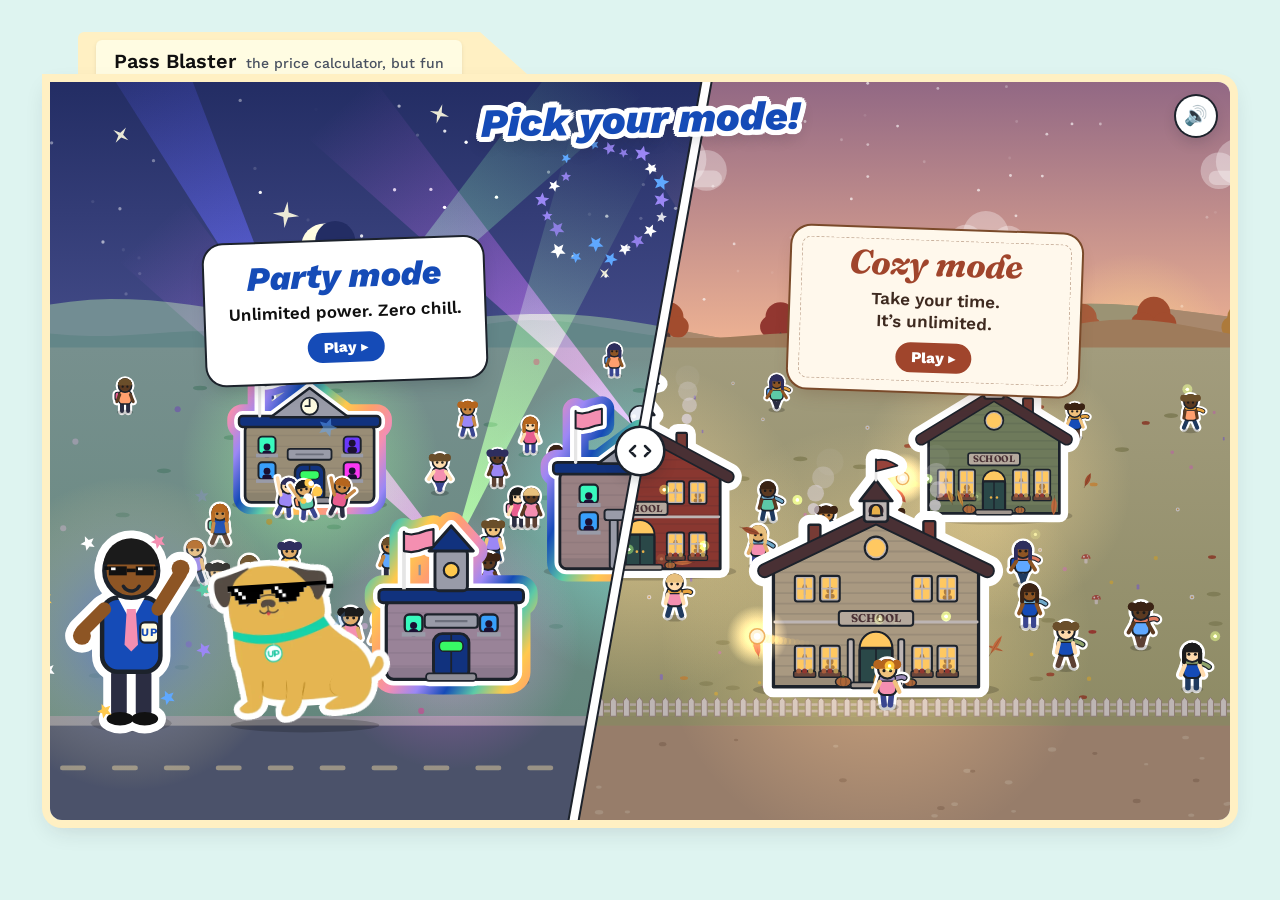
<file: docs/index.html>
<!doctype html>
<html lang="en">
<head>
<meta charset="utf-8">
<meta name="viewport" content="width=device-width, initial-scale=1">
<title>Pass Blaster</title>
<meta name="description" content="Pass Blaster, an arcade-style pricing calculator for UPchieve school partnerships.">
<style>
  body { margin: 0; background: #DEF4F0; color: #1C222B; padding: 32px 16px 40px; font-family: "Work Sans", system-ui, sans-serif; }
</style>
</head>
<body>
<!-- Pass Blaster: UPchieve pricing game. Paste this whole block into a Squarespace Code block. -->
<link rel="stylesheet" href="https://fonts.googleapis.com/css2?family=Work+Sans:ital,wght@0,400;0,500;0,600;0,700;0,800;1,700;1,800&family=Fraunces:ital,opsz,wght@0,9..144,600;0,9..144,700;1,9..144,600;1,9..144,700&display=swap">
<style>
/* Palette and type follow the upchieve.org/schools page (the .fs-* section styles).
   The sticker look (white die-cut borders, outlined italic type, ink-bordered cards) follows its illustrations. */
.pb{
  --pb-ink:#1C222B;
  --pb-ink-2:#101010;
  --pb-muted:#4A5261;
  --pb-accent:#154BB7;
  --pb-yellow:#FFF0C3;
  --pb-blue:#E3F2FD;
  --pb-label:#FFFCE2;
  --pb-price:#DCEAFB;
  --pb-card:#FFFFFF;
  --pb-go:#1E9E6A;
  --pb-alarm:#C2255C;
  --pb-cozy:#A0452C;
  --pb-line:#C9CDD6;
  --pb-rainbow:linear-gradient(90deg,#154BB7,#5CC9A7,#FFC94D,#FF9F6E,#F48FB1,#9B87F5,#154BB7);
  --pb-shadow:0 1px 1px rgba(28,34,43,.10), 0 2px 5px rgba(28,34,43,.07);
  --pb-lift:0 8px 24px rgba(28,34,43,.16);
  --pb-card-edge:0 0 0 2px var(--pb-ink), 0 6px 14px rgba(28,34,43,.18);
  --pb-halo:
    0 3px 0 #fff, 3px 0 0 #fff, 0 -3px 0 #fff, -3px 0 0 #fff,
    2px 2px 0 #fff, -2px 2px 0 #fff, 2px -2px 0 #fff, -2px -2px 0 #fff,
    3px 2px 0 #fff, -3px 2px 0 #fff, 3px -2px 0 #fff, -3px -2px 0 #fff;
  --pb-halo-big:
    0 5px 0 #fff, 5px 0 0 #fff, 0 -5px 0 #fff, -5px 0 0 #fff,
    4px 4px 0 #fff, -4px 4px 0 #fff, 4px -4px 0 #fff, -4px -4px 0 #fff,
    5px 2px 0 #fff, -5px 2px 0 #fff, 5px -2px 0 #fff, -5px -2px 0 #fff,
    2px 5px 0 #fff, -2px 5px 0 #fff, 2px -5px 0 #fff, -2px -5px 0 #fff,
    0 9px 14px rgba(28,34,43,.22);
  --pb-font:"Work Sans", system-ui, -apple-system, "Segoe UI", sans-serif;
  container-type:inline-size;
  position:relative;
  max-width:1180px;
  margin:0 auto;
  color:var(--pb-ink);
  font-family:var(--pb-font);
  font-size:16px;
  line-height:1.35;
  -webkit-font-smoothing:antialiased;
}
.pb *, .pb *::before, .pb *::after{ box-sizing:border-box; }
.pb [hidden]{ display:none !important; }
.pb p, .pb h3, .pb ul{ margin:0 !important; padding:0; }
.pb ul{ list-style:none; }
.pb h3{ text-transform:none; letter-spacing:normal; }
.pb em{ font-style:italic; color:var(--pb-accent); }
.pb button, .pb select{
  font:inherit;
  color:inherit;
  cursor:pointer;
  border:0;
  border-radius:0;
  background:none;
  box-shadow:none;
  margin:0;
  padding:0;
  min-width:0;
  min-height:0;
  line-height:inherit;
  text-transform:none;
  text-shadow:none;
  letter-spacing:normal;
}
.pb button:focus-visible, .pb select:focus-visible, .pb a:focus-visible, .pb canvas:focus-visible{
  outline:3px solid var(--pb-accent);
  outline-offset:3px;
}

/* Folder tab, same shape as the section tabs on the page */
.pb-tabrow{ display:flex; padding-left:clamp(12px, 3cqi, 28px); }
.pb-tab{
  display:flex;
  padding:8px calc(18px + 56px) 0 18px;
  border-radius:6px 0 0 0;
  background:var(--pb-yellow);
  clip-path:polygon(0 0, calc(100% - 56px) 0, 100% 100%, 0 100%);
}
.pb-tab-label{
  display:flex;
  align-items:baseline;
  gap:10px;
  padding:9px 18px;
  border-radius:6px;
  background:var(--pb-label);
  box-shadow:var(--pb-shadow);
  font-weight:600;
  font-size:clamp(16px, 2.2cqi, 20px);
  line-height:1.2;
  color:var(--pb-ink-2);
  white-space:nowrap;
}
.pb-tab-label small{ font-size:14px; font-weight:500; color:var(--pb-muted); }
@container (max-width: 520px){ .pb-tab-label small{ display:none; } }

.pb-screen{
  position:relative;
  width:100%;
  max-width:100%;
  aspect-ratio:2 / 3;
  border-radius:0 12px 12px 12px;
  overflow:hidden;
  background:var(--pb-blue);
  box-shadow:0 0 0 8px var(--pb-yellow), var(--pb-lift);
  user-select:none;
  -webkit-user-select:none;
  transition:box-shadow .12s;
}
@container (min-width: 600px){ .pb-screen{ aspect-ratio:16 / 10; } }
.pb-screen > canvas{
  position:absolute;
  inset:0;
  width:100%;
  height:100%;
  display:block;
  touch-action:manipulation;
}
/* Cozy mode draws the front half of the power-up wisp's turns here, above the meter */
.pb-screen > .pb-over{ z-index:6; pointer-events:none; }
/* Unlimited mode: the whole frame glows and pulses on the beat */
.pb.is-unlimited .pb-screen::after{
  content:"";
  position:absolute;
  inset:0;
  z-index:8;
  padding:7px;
  border-radius:inherit;
  background:var(--pb-rainbow);
  background-size:200% 100%;
  -webkit-mask:linear-gradient(#000 0 0) content-box, linear-gradient(#000 0 0);
  -webkit-mask-composite:xor;
  mask:linear-gradient(#000 0 0) content-box, linear-gradient(#000 0 0);
  mask-composite:exclude;
  animation:pb-rainbow 1.2s linear infinite;
  pointer-events:none;
}
.pb.is-unlimited .pb-screen{ box-shadow:0 0 0 8px var(--pb-yellow), 0 0 30px 6px rgba(255,201,77,.45), var(--pb-lift); }
.pb.is-beat .pb-screen{ box-shadow:0 0 0 8px var(--pb-yellow), 0 0 46px 14px rgba(255,201,77,.8), var(--pb-lift); }

/* The one place for instructions and status: outlined sticker type, no box */
.pb-status{
  position:absolute;
  z-index:3;
  top:12px;
  left:10px;
  right:56px;
  display:grid;
  justify-items:center;
  gap:4px;
  text-align:center;
  pointer-events:none;
}
@container (min-width: 600px){
  .pb-status{ top:16px; left:50%; right:auto; width:min(760px, calc(100% - 2 * clamp(60px, 19cqi, 240px))); transform:translateX(-50%); }
}
.pb-status-main{
  font-size:clamp(24px, 3.5cqi, 40px);
  font-weight:800;
  font-style:italic;
  line-height:1.08;
  color:var(--pb-accent);
  text-shadow:var(--pb-halo-big);
  text-wrap:balance;
  transform:rotate(-1.5deg);
}
.pb-status-sub{
  max-width:34em;
  font-size:clamp(16px, 2cqi, 21px);
  font-weight:600;
  line-height:1.3;
  color:var(--pb-ink-2);
  text-shadow:var(--pb-halo);
  text-wrap:balance;
}
.pb-status-sub:empty{ display:none; }
.pb-status.is-alarm .pb-status-main{ color:var(--pb-alarm); }
.pb-status.is-new .pb-status-main{ animation:pb-slap .45s cubic-bezier(.2,1.5,.4,1) both; }
.pb-status.is-new .pb-status-sub{ animation:pb-rise .35s ease-out .08s both; }
.pb-status b{ font-weight:800; color:var(--pb-go); font-variant-numeric:tabular-nums; }

/* Meters: white cards with an ink edge, like the "avg school" label on the page */
.pb-meter{
  display:flex;
  align-items:center;
  gap:8px;
  padding:6px 12px;
  border-radius:10px;
  background:var(--pb-card);
  box-shadow:var(--pb-card-edge);
  white-space:nowrap;
}
.pb-meter-label{ font-size:16px; font-weight:800; font-style:italic; line-height:1; color:var(--pb-accent); }
.pb-bar{ position:relative; width:clamp(80px, 13cqi, 150px); height:14px; border-radius:99px; background:var(--pb-price); overflow:hidden; }
.pb-fill{ position:absolute; inset:0 auto 0 0; width:0; border-radius:99px; background:#FFC94D; }
.pb-meter-num{ min-width:2ch; font-size:17px; font-weight:800; line-height:1; color:var(--pb-ink-2); font-variant-numeric:tabular-nums; text-align:center; }
.pb-meter-num.is-bump{ animation:pb-bump .45s ease-out; }

.pb-dreams{
  position:absolute;
  z-index:4;
  right:12px;
  top:70px;
  bottom:124px;
  flex-direction:column;
  justify-content:flex-start;
  width:66px;
  padding:10px 6px;
  gap:8px;
  animation:pb-pop .35s ease-out;
}
@container (max-width: 599px){ .pb-dreams{ top:104px; bottom:96px; width:54px; } }
.pb.is-unlimited .pb-dreams, .pb.is-crisis .pb-dreams{ bottom:90px; }
.pb-vbar{ position:relative; flex:1; width:20px; border-radius:99px; background:var(--pb-price); overflow:hidden; }
.pb-vfill{ position:absolute; left:0; right:0; bottom:0; height:78%; border-radius:99px; background:var(--pb-accent); }
.pb-dreams .pb-meter-label{ font-size:15px; }
.pb-dreams .pb-meter-num{ font-size:18px; }
.pb.is-crisis .pb-vfill{ background:var(--pb-alarm); }
.pb.is-crisis .pb-dreams{ animation:pb-shiver .22s linear infinite; }
.pb.is-unlimited .pb-vfill{ background:linear-gradient(0deg,#154BB7,#5CC9A7,#FFC94D,#FF9F6E,#F48FB1,#9B87F5,#154BB7); background-size:100% 200%; animation:pb-rainbow-v 1.4s linear infinite; }

/* Power meter, under the admin in the bottom-left corner */
.pb-power{
  position:absolute;
  z-index:5;
  left:10px;
  bottom:10px;
  transform-origin:left center;
  transition:transform .5s cubic-bezier(.3,1.4,.5,1);
}
.pb-power.is-shake{ animation:pb-shake .4s linear; }
.pb-power.is-charging{
  z-index:9;
  transform:translate(var(--pb-dx, 0px), var(--pb-dy, 0px)) scale(2.2);
  box-shadow:var(--pb-card-edge), 0 0 34px 8px rgba(255,201,77,.85);
}
.pb-power.is-charging .pb-fill{ background:linear-gradient(90deg,#FFC94D,#FFF1B3,#FFC94D); background-size:200% 100%; animation:pb-rainbow .4s linear infinite; }
.pb.is-unlimited .pb-power .pb-fill{ width:100% !important; background:var(--pb-rainbow); background-size:200% 100%; animation:pb-rainbow 1s linear infinite; }
.pb.is-unlimited .pb-power .pb-meter-num{ font-size:26px; color:var(--pb-accent); }

.pb-corner{
  position:absolute;
  z-index:6;
  top:10px;
  right:10px;
  display:flex;
  flex-direction:column;
  align-items:flex-end;
  gap:6px;
}
@container (min-width: 600px){ .pb-corner{ top:14px; right:14px; flex-direction:row; align-items:center; } }
.pb-clock{
  padding:6px 10px;
  border-radius:10px;
  background:var(--pb-card);
  box-shadow:var(--pb-card-edge);
  font-size:15px;
  font-weight:700;
  white-space:nowrap;
  font-variant-numeric:tabular-nums;
  pointer-events:none;
}
.pb .pb-icon{
  width:40px;
  height:40px;
  border-radius:50%;
  background:var(--pb-card);
  box-shadow:var(--pb-card-edge);
  font-size:19px;
  line-height:40px;
  text-align:center;
  color:var(--pb-ink-2);
}
.pb .pb-icon:hover{ background:var(--pb-blue); }

/* The power-up: UPdog hugging the star, dropped off by the rocket. Price shows on hover. */
.pb-pu{ position:absolute; z-index:6; left:0; top:0; width:0; height:0; }
.pb .pb-orb{
  position:absolute;
  left:0;
  bottom:0;
  width:var(--pb-orb-w, 170px);
  transform:translateX(-50%);
  animation:pb-orb-bob 1.4s ease-in-out infinite;
}
.pb-orb-img{ position:relative; display:block; width:100%; height:auto; filter:drop-shadow(0 6px 10px rgba(28,34,43,.25)); }
.pb .pb-orb:hover .pb-orb-img{ filter:drop-shadow(0 0 14px rgba(255,201,77,1)) drop-shadow(0 6px 10px rgba(28,34,43,.25)); }
.pb-orb-rays{
  position:absolute;
  left:50%;
  top:50%;
  width:160%;
  aspect-ratio:1;
  transform:translate(-50%, -50%);
  border-radius:50%;
  background:repeating-conic-gradient(from 0deg, rgba(255,214,107,.8) 0 10deg, rgba(255,214,107,0) 10deg 30deg);
  -webkit-mask:radial-gradient(circle, #000 28%, transparent 68%);
  mask:radial-gradient(circle, #000 28%, transparent 68%);
  animation:pb-rays 4s linear infinite;
}
.pb-orb-cta{
  position:absolute;
  left:50%;
  bottom:calc(100% + 2px);
  transform:translateX(-50%) rotate(-4deg);
  font-size:clamp(22px, 3cqi, 32px);
  font-weight:800;
  font-style:italic;
  line-height:1;
  white-space:nowrap;
  color:var(--pb-accent);
  text-shadow:var(--pb-halo-big);
  animation:pb-cta 0.9s ease-in-out infinite;
}
.pb-pu.is-arrive .pb-orb{ animation:pb-orb-in .55s cubic-bezier(.2,1.6,.4,1) both, pb-orb-bob 1.4s ease-in-out .55s infinite; }
.pb-pu.is-wiggle .pb-orb{ animation:pb-wiggle .6s ease-in-out, pb-orb-bob 1.4s ease-in-out .6s infinite; }
.pb-pu.is-badge .pb-orb{ animation:none; }
.pb-pu.is-badge .pb-orb-img, .pb-pu.is-badge .pb-orb-rays, .pb-pu.is-badge .pb-orb-cta{ visibility:hidden; }

.pb-tip{
  position:absolute;
  left:calc(var(--pb-orb-w, 170px) / 2 + 10px);
  bottom:24px;
  display:grid;
  gap:4px;
  width:240px;
  padding:12px 14px;
  border-radius:12px;
  background:var(--pb-card);
  box-shadow:var(--pb-card-edge);
  opacity:0;
  visibility:hidden;
  transform:translateY(6px) rotate(1.5deg);
  transition:opacity .15s, transform .15s, visibility 0s .15s;
}
.pb-pu:hover .pb-tip, .pb-pu:focus-within .pb-tip{ opacity:1; visibility:visible; transform:rotate(1.5deg); transition:opacity .15s, transform .15s; }
.pb-tip-name{ font-size:13px; font-weight:700; letter-spacing:.06em; text-transform:uppercase; color:var(--pb-accent); }
.pb-tip-desc{ font-size:15px; font-weight:500; line-height:1.3; }
.pb-tip-price{ padding:6px 10px; border-radius:8px; background:var(--pb-price); font-size:24px; font-weight:700; line-height:1.2; color:var(--pb-ink-2); font-variant-numeric:tabular-nums; }
.pb-tip-price small{ font-size:15px; font-weight:600; }
.pb .pb-textbtn{ justify-self:start; font-weight:600; font-size:15px; color:var(--pb-accent); text-decoration:underline; text-underline-offset:3px; }
@media (hover: none){
  .pb-pu.is-arrive .pb-tip{ opacity:1; visibility:visible; transform:rotate(1.5deg); width:auto; padding:6px 10px; }
  .pb-pu.is-arrive .pb-tip-desc, .pb-pu.is-arrive .pb-tip-name{ display:none; }
  .pb-pu.is-arrive .pb-tip-price{ font-size:17px; padding:2px 8px; }
}

/* Done: a round green sticker in the corner that becomes the countdown */
.pb .pb-done{
  position:absolute;
  z-index:5;
  right:18px;
  bottom:18px;
  width:clamp(78px, 10cqi, 98px);
  aspect-ratio:1;
  border-radius:50%;
  background:var(--pb-go);
  color:#fff;
  box-shadow:0 0 0 5px #fff, 0 0 0 7px var(--pb-ink), 0 10px 18px rgba(28,34,43,.25);
  animation:pb-pop .35s ease-out;
}
.pb .pb-done:hover{ filter:brightness(1.08); }
.pb .pb-done:active{ transform:scale(.96); }
.pb-done-face{ display:grid; place-items:center; line-height:1; }
.pb-done-face b{ font-size:clamp(28px, 4cqi, 36px); font-weight:800; }
.pb-done-face small{ font-size:15px; font-weight:800; font-style:italic; margin-top:2px; }
.pb-done-ring{ position:absolute; inset:-14px; width:calc(100% + 28px); height:calc(100% + 28px); transform:rotate(-90deg); pointer-events:none; }
.pb-done-ring circle{ fill:none; stroke:#FFC94D; stroke-width:6; stroke-linecap:round; stroke-dasharray:289; stroke-dashoffset:289; }
.pb .pb-done.is-counting{ animation:pb-throb .5s ease-in-out infinite; box-shadow:0 0 0 5px #fff, 0 0 0 7px var(--pb-ink), 0 0 34px 12px rgba(30,158,106,.55); }
.pb-done.is-counting .pb-done-face b{ font-size:clamp(40px, 6cqi, 52px); }

/* Size picker: a sticker card of chips, anchored to the school */
.pb-pop{
  position:absolute;
  z-index:7;
  width:max-content;
  max-width:min(420px, calc(100% - 16px));
  padding:10px 12px 14px;
  border-radius:12px;
  background:var(--pb-card);
  box-shadow:var(--pb-card-edge);
  transform:rotate(-1deg);
  animation:pb-pop-plain .16s ease-out;
}
.pb-pop-head{ display:flex; align-items:flex-start; justify-content:space-between; gap:8px; margin-bottom:8px; }
.pb-pop-title{ font-size:16px; font-weight:600; line-height:1.3; color:var(--pb-ink-2); }
.pb-pop-title b{ font-weight:800; font-style:italic; color:var(--pb-accent); }
.pb .pb-pop-del{ flex:none; width:26px; height:26px; margin:-3px -4px 0 0; border-radius:50%; font-size:20px; line-height:26px; color:var(--pb-alarm); }
.pb .pb-pop-del:hover{ background:#FDE7EE; }
.pb-chips{ display:flex; flex-wrap:wrap; gap:6px; }
.pb .pb-chip{
  padding:6px 12px;
  border-radius:999px;
  background:var(--pb-card);
  box-shadow:inset 0 0 0 2px var(--pb-ink);
  font-size:15px;
  font-weight:700;
  line-height:1.2;
  white-space:nowrap;
  color:var(--pb-ink-2);
}
.pb .pb-chip:hover{ background:var(--pb-blue); }
.pb .pb-chip.is-on{ background:var(--pb-accent); color:#fff; box-shadow:inset 0 0 0 2px var(--pb-accent); }
.pb .pb-pop-copy{ margin-top:8px; font-size:13px; font-weight:600; color:var(--pb-accent); text-decoration:underline; text-underline-offset:3px; }
.pb-pop-timer{ position:absolute; left:12px; right:12px; bottom:6px; height:3px; border-radius:99px; background:var(--pb-accent); transform-origin:left center; opacity:.5; }
.pb-pop-tail{ position:absolute; width:14px; height:14px; background:var(--pb-card); box-shadow:2px 2px 0 0 var(--pb-ink); transform:rotate(45deg); bottom:-7px; left:50%; margin-left:-7px; }
.pb-pop.is-below .pb-pop-tail{ bottom:auto; top:-7px; box-shadow:-2px -2px 0 0 var(--pb-ink); }
@container (max-width: 599px){
  .pb .pb-chip{ padding:5px 10px; font-size:14px; }
  .pb-pop-title{ font-size:14px; }
}

/* Invoice */
.pb-invoice{
  position:absolute;
  inset:0;
  z-index:10;
  display:flex;
  align-items:center;
  justify-content:center;
  padding:12px;
  background:rgba(28,34,43,.35);
}
.pb-invoice-card{
  display:grid;
  gap:12px;
  width:100%;
  max-width:500px;
  max-height:100%;
  overflow:auto;
  padding:20px;
  border-radius:12px;
  background:var(--pb-card);
  box-shadow:var(--pb-card-edge);
}
.pb-invoice-head{ display:flex; justify-content:space-between; align-items:center; gap:8px; }
.pb-invoice-head h3{ font-size:22px; font-weight:800; font-style:italic; line-height:1.2; color:var(--pb-accent); }
.pb .pb-x{ width:40px; height:40px; border-radius:50%; font-size:26px; line-height:40px; text-align:center; }
.pb .pb-x:hover{ background:var(--pb-blue); }
.pb-lines{ display:grid; gap:6px; }
.pb-line{
  display:grid;
  grid-template-columns:minmax(0,1fr) auto auto 32px;
  align-items:center;
  gap:8px;
  padding:8px 10px;
  border:1px solid #E6E8EE;
  border-radius:8px;
  font-size:16px;
}
.pb-line-name{ font-weight:600; overflow:hidden; text-overflow:ellipsis; white-space:nowrap; }
.pb .pb-line select{ padding:5px 6px; border:1px solid var(--pb-line); border-radius:6px; background:#FCFCFD; font-size:15px; max-width:170px; }
.pb-line-price{ font-weight:700; font-variant-numeric:tabular-nums; text-align:right; }
.pb .pb-line .pb-x{ width:32px; height:32px; font-size:22px; line-height:32px; color:var(--pb-alarm); }
@container (max-width: 480px){
  .pb-line{ grid-template-columns:minmax(0,1fr) auto 32px; }
  .pb .pb-line select{ grid-column:1 / -1; grid-row:2; max-width:none; }
}
.pb .pb-addline{ justify-self:start; font-weight:600; font-size:16px; text-decoration:underline; text-underline-offset:3px; color:var(--pb-accent); }
.pb-price-box{ display:flex; justify-content:space-between; align-items:baseline; gap:10px; padding:10px 12px; border-radius:8px; background:var(--pb-price); }
.pb-price-box > span{ font-size:16px; font-weight:600; }
.pb-price-box strong{ font-size:30px; font-weight:700; line-height:1.15; color:var(--pb-ink-2); font-variant-numeric:tabular-nums; }
.pb-includes{ display:grid; grid-template-columns:repeat(2, minmax(0,1fr)); gap:4px 12px; }
.pb-includes li{ display:flex; gap:8px; font-size:16px; font-weight:500; }
.pb-includes li::before{ content:"\2714"; flex:none; }
.pb-inv-note{ font-size:15px; font-style:italic; }
.pb-fine{ font-size:15px; }
.pb-fine a{ color:var(--pb-accent) !important; font-weight:500; }

/* Mode chooser: two halves of one frame, split by a slanted die-cut divider */
.pb-choose{ position:absolute; inset:0; z-index:2; }
.pb .pb-pick{ position:absolute; inset:0; display:block; width:100%; height:100%; }
.pb .pb-pick:focus-visible{ outline:none; }
.pb-pick-label{
  position:absolute;
  top:31%;
  left:25%;
  display:grid;
  justify-items:center;
  gap:6px;
  width:max-content;
  max-width:min(280px, 42cqi);
  padding:12px 18px 14px;
  border-radius:14px;
  background:var(--pb-card);
  box-shadow:0 0 0 5px #fff, 0 0 0 7px var(--pb-ink), 0 10px 18px rgba(28,34,43,.25);
  text-align:center;
  transform:translate(-50%, -50%);
  transition:opacity .2s, box-shadow .15s;
  pointer-events:none;
}
.pb-pick-label b{ font-size:clamp(22px, 3.4cqi, 34px); font-weight:800; font-style:italic; line-height:1.05; color:var(--pb-accent); }
.pb-pick-label small{ font-size:clamp(14px, 1.7cqi, 17px); font-weight:600; line-height:1.3; color:var(--pb-ink-2); text-wrap:balance; }
.pb-pick-label i{ margin-top:4px; padding:6px 16px; border-radius:99px; background:var(--pb-accent); color:#fff; font-size:15px; font-weight:800; font-style:normal; line-height:1.2; }
@container (max-width: 599px){
  .pb-pick-label{ gap:4px; max-width:40cqi; padding:9px 10px 11px; }
  .pb-pick-label b{ font-size:20px; }
  .pb-pick-label small{ font-size:13px; }
  .pb-pick-label i{ padding:4px 12px; font-size:14px; }
}
.pb-pick-cozy .pb-pick-label{ background:#FFF8EC; box-shadow:0 0 0 5px #FFF8EC, 0 0 0 7px #7A4A2A, 0 10px 18px rgba(90,50,30,.25); outline:1.5px dashed rgba(122,74,42,.4); outline-offset:-6px; }
.pb-pick-cozy .pb-pick-label b{ font-family:"Fraunces", Georgia, "Times New Roman", serif; font-weight:700; color:var(--pb-cozy); }
.pb-pick-cozy .pb-pick-label small{ color:#3E2A20; }
.pb-pick-cozy .pb-pick-label i{ background:var(--pb-cozy); }
.pb-pick:focus-visible .pb-pick-label{ box-shadow:0 0 0 5px #fff, 0 0 0 7px var(--pb-ink), 0 0 0 11px var(--pb-accent); }
.pb-choose.is-picked .pb-pick{ pointer-events:none; }
.pb-choose.is-picked .pb-pick-label{ opacity:0; }
.pb-split{
  position:absolute;
  left:0;
  top:-20%;
  width:8px;
  height:140%;
  margin-left:-4px;
  background:#fff;
  box-shadow:0 0 0 2px var(--pb-ink);
  pointer-events:none;
}
.pb-split-knob{
  position:absolute;
  left:50%;
  top:50%;
  display:grid;
  place-items:center;
  width:46px;
  height:46px;
  border-radius:50%;
  background:#fff;
  box-shadow:0 0 0 2.5px var(--pb-ink), 0 6px 14px rgba(28,34,43,.25);
  color:var(--pb-ink);
  transform:translate(-50%, -50%) rotate(calc(-1 * var(--pb-tilt, 0rad)));
  pointer-events:auto;
  touch-action:none;
  cursor:grab;
  transition:transform .15s ease-out;
}
.pb-split-knob::before{ content:""; position:absolute; inset:-16px; border-radius:50%; }
.pb-split-knob:hover, .pb-choose.is-dragging .pb-split-knob{ transform:translate(-50%, -50%) rotate(calc(-1 * var(--pb-tilt, 0rad))) scale(1.1); }
.pb-choose.is-dragging, .pb-choose.is-dragging .pb-split-knob{ cursor:grabbing; }
.pb-choose.is-picked .pb-split-knob{ opacity:0; transition:opacity .2s; pointer-events:none; }

/* Cozy mode: a soft serif, paper cards with stitched edges, gingham on the tab, and nothing that
   pulses, throbs, shivers, or races. */
.pb.is-cozy{
  --pb-serif:"Fraunces", Georgia, "Times New Roman", serif;
  --pb-paper:#FFF8EC;
  --pb-bark:#7A4A2A;
  --pb-stitch:rgba(122,74,42,.4);
  --pb-sage:#6F8F5E;
  --pb-cream-halo:0 0 2px #FFF8EC, 0 2px 0 #FFF8EC, 0 -2px 0 #FFF8EC, 2px 0 0 #FFF8EC, -2px 0 0 #FFF8EC, 2px 2px 0 #FFF8EC, -2px 2px 0 #FFF8EC, 2px -2px 0 #FFF8EC, -2px -2px 0 #FFF8EC, 0 0 10px rgba(255,248,236,.9);
  --pb-accent:#A0452C;
}
.pb.is-cozy .pb-screen{ box-shadow:0 0 0 8px #F1DEB9, var(--pb-lift); outline:2px dashed var(--pb-stitch); outline-offset:3px; }
.pb.is-cozy.is-unlimited .pb-screen::after{ display:none; }
.pb.is-cozy.is-unlimited .pb-screen, .pb.is-cozy.is-beat .pb-screen{ box-shadow:0 0 0 8px #F1DEB9, 0 0 24px 4px rgba(255,190,110,.3), var(--pb-lift); }
.pb.is-cozy .pb-tab{
  background-color:#F6E3C8;
  background-image:linear-gradient(90deg, rgba(200,85,61,.2) 50%, transparent 50%), linear-gradient(rgba(200,85,61,.2) 50%, transparent 50%);
  background-size:14px 14px;
}
.pb.is-cozy .pb-tab-label{ background:var(--pb-paper); box-shadow:0 0 0 1.5px var(--pb-bark); outline:1.5px dashed var(--pb-stitch); outline-offset:-5px; font-family:var(--pb-serif); font-style:italic; color:#5B3B33; }

.pb.is-cozy .pb-status-main{ font-family:var(--pb-serif); font-weight:700; letter-spacing:-.01em; color:var(--pb-accent); text-shadow:var(--pb-cream-halo); transform:none; }
.pb.is-cozy .pb-status-sub{ font-weight:500; color:#3E2A20; text-shadow:var(--pb-cream-halo); }
.pb.is-cozy .pb-status.is-alarm .pb-status-main{ color:#5E5A86; }
.pb.is-cozy .pb-status.is-new .pb-status-main{ animation:pb-soft .9s ease-out both; }
.pb.is-cozy .pb-status.is-new .pb-status-sub{ animation:pb-soft .9s ease-out .15s both; }
.pb.is-cozy .pb-status b{ color:var(--pb-sage); }

.pb.is-cozy .pb-meter, .pb.is-cozy .pb-clock, .pb.is-cozy .pb-tip, .pb.is-cozy .pb-pop, .pb.is-cozy .pb-invoice-card{
  background:var(--pb-paper);
  box-shadow:0 0 0 2px var(--pb-bark), 0 6px 14px rgba(90,50,30,.18);
  outline:1.5px dashed var(--pb-stitch);
  outline-offset:-4px;
}
.pb.is-cozy .pb-meter-label{ font-family:var(--pb-serif); font-weight:700; color:var(--pb-accent); }
.pb.is-cozy .pb-clock{ font-family:var(--pb-serif); font-weight:600; color:#3E2A20; }
.pb.is-cozy .pb-bar, .pb.is-cozy .pb-vbar{ background:#EFE2CA; }
.pb.is-cozy .pb-fill{ background:#E8A33D; }
.pb.is-cozy .pb-vfill{ background:var(--pb-sage); }
.pb.is-cozy.is-crisis .pb-dreams{ animation:none; }
.pb.is-cozy.is-crisis .pb-vfill{ background:#8C95A4; }
.pb.is-cozy.is-unlimited .pb-vfill{ background:linear-gradient(0deg,#C2452D,#E8A33D,#F2CC60); animation:none; }
.pb.is-cozy.is-unlimited .pb-power .pb-fill{ background:linear-gradient(90deg,#E8A33D,#F2CC60); animation:none; }
.pb.is-cozy.is-unlimited .pb-power .pb-meter-num{ color:var(--pb-accent); }
.pb.is-cozy .pb-meter-num.is-bump{ animation:none; }
.pb.is-cozy .pb-icon{ background:var(--pb-paper); box-shadow:0 0 0 2px var(--pb-bark); color:#5B3B33; }
.pb.is-cozy .pb-icon:hover{ background:#F6E7CF; }

.pb.is-cozy .pb-orb, .pb.is-cozy .pb-pu.is-arrive .pb-orb{ animation:pb-orb-in 1.1s ease-out both, pb-orb-bob 3.4s ease-in-out 1.1s infinite; }
.pb.is-cozy .pb-pu.is-badge .pb-orb{ animation:none; }
.pb.is-cozy .pb-orb-rays{ background:radial-gradient(circle, rgba(255,214,150,.75), rgba(255,214,150,0) 70%); animation:none; }
.pb.is-cozy .pb-orb-cta{ font-family:var(--pb-serif); font-weight:700; color:var(--pb-accent); text-shadow:var(--pb-cream-halo); animation:none; }
.pb.is-cozy .pb-tip-name{ font-family:var(--pb-serif); font-style:italic; font-weight:700; letter-spacing:0; text-transform:none; font-size:16px; color:var(--pb-accent); }
.pb.is-cozy .pb-tip-price, .pb.is-cozy .pb-price-box{ background:#F6E7CF; }

.pb.is-cozy .pb-done{ background:var(--pb-sage); box-shadow:0 0 0 5px var(--pb-paper), 0 0 0 7px var(--pb-bark), 0 8px 16px rgba(90,50,30,.25); animation:pb-soft .8s ease-out; transition:box-shadow 1.6s ease; }
.pb.is-cozy .pb-done.is-settling{ box-shadow:0 0 0 5px var(--pb-paper), 0 0 0 7px var(--pb-bark), 0 0 28px 10px rgba(111,143,94,.4); }
.pb.is-cozy .pb-done-face small{ font-family:var(--pb-serif); font-weight:600; }
.pb.is-cozy .pb-done-ring{ display:none; }

.pb.is-cozy .pb-pop-tail{ background:var(--pb-paper); box-shadow:2px 2px 0 0 var(--pb-bark); }
.pb.is-cozy .pb-pop.is-below .pb-pop-tail{ box-shadow:-2px -2px 0 0 var(--pb-bark); }
.pb.is-cozy .pb-pop-title{ color:#3E2A20; }
.pb.is-cozy .pb-pop-title b{ font-family:var(--pb-serif); font-weight:700; }
.pb.is-cozy .pb-chip{ background:#FFFDF7; box-shadow:inset 0 0 0 1.5px var(--pb-bark); border-radius:10px; color:#5B3B33; }
.pb.is-cozy .pb-chip:hover{ background:#F6E7CF; }
.pb.is-cozy .pb-chip.is-on{ background:var(--pb-accent); color:var(--pb-paper); box-shadow:inset 0 0 0 1.5px var(--pb-accent), inset 0 0 0 3px var(--pb-paper); }
.pb.is-cozy .pb-pop-timer{ display:none; }
.pb.is-cozy .pb-pop-del:hover{ background:#F6E7CF; }
.pb.is-cozy .pb-invoice-head h3{ font-family:var(--pb-serif); }
.pb.is-cozy .pb-line{ border-color:#EADBC2; }
@keyframes pb-soft{ 0%{ opacity:0; } 100%{ opacity:1; } }

/* Cozy cards settle in like a leaf landing, and drift up and away when they close */
.pb.is-cozy .pb-pop{ animation:pb-settle-tilt .45s cubic-bezier(.2,.8,.3,1) both; }
.pb.is-cozy .pb-pop.is-leaving{ animation:pb-drift-tilt .42s ease-in forwards; pointer-events:none; }
.pb.is-cozy .pb-invoice{ animation:pb-soft .35s ease-out both; }
.pb.is-cozy .pb-invoice .pb-invoice-card{ animation:pb-settle .45s cubic-bezier(.2,.8,.3,1) both; }
.pb.is-cozy .pb-invoice.is-leaving{ animation:pb-fade-out .42s ease-in forwards; pointer-events:none; }
.pb.is-cozy .pb-invoice.is-leaving .pb-invoice-card{ animation:pb-drift .42s ease-in forwards; }
.pb.is-cozy .pb-done.is-leaving{ animation:pb-drift .42s ease-in forwards; pointer-events:none; }
.pb.is-cozy .pb-pu.is-leaving{ pointer-events:none; }
.pb.is-cozy .pb-pu.is-leaving .pb-orb{ animation:pb-orb-away .42s ease-in forwards; }
.pb.is-cozy .pb-tip{ transition:opacity .35s ease, transform .35s ease, visibility 0s .35s; }
.pb.is-cozy .pb-pu:hover .pb-tip, .pb.is-cozy .pb-pu:focus-within .pb-tip{ transition:opacity .35s ease, transform .35s ease; }
@keyframes pb-settle-tilt{ 0%{ opacity:0; transform:translateY(8px) rotate(-3deg) scale(.96); } 100%{ opacity:1; transform:rotate(-1deg); } }
@keyframes pb-drift-tilt{ 0%{ opacity:1; transform:rotate(-1deg); } 100%{ opacity:0; transform:translateY(-10px) rotate(1deg) scale(.97); } }
@keyframes pb-settle{ 0%{ opacity:0; transform:translateY(10px) scale(.97); } 100%{ opacity:1; transform:none; } }
@keyframes pb-drift{ 0%{ opacity:1; transform:none; } 100%{ opacity:0; transform:translateY(-10px) scale(.96); } }
@keyframes pb-fade-out{ to{ opacity:0; } }
@keyframes pb-orb-away{ 0%{ opacity:1; transform:translateX(-50%); } 100%{ opacity:0; transform:translateX(-50%) translateY(-14px) scale(.85); } }

.pb-inf{ font-family:system-ui, -apple-system, "Segoe UI", sans-serif; font-weight:700; }
.pb-sr{ position:absolute !important; width:1px; height:1px; overflow:hidden; clip:rect(0 0 0 0); white-space:nowrap; }

@keyframes pb-slap{ 0%{ transform:scale(1.4) rotate(-7deg); opacity:0; } 60%{ opacity:1; } 100%{ transform:scale(1) rotate(-1.5deg); opacity:1; } }
@keyframes pb-rise{ 0%{ transform:translateY(8px); opacity:0; } 100%{ transform:none; opacity:1; } }
@keyframes pb-pop{ 0%{ transform:scale(.8); opacity:0; } 70%{ transform:scale(1.04); opacity:1; } 100%{ transform:scale(1); } }
@keyframes pb-pop-plain{ 0%{ transform:scale(.9) rotate(-1deg); opacity:0; } 100%{ transform:rotate(-1deg); opacity:1; } }
@keyframes pb-bump{ 0%{ transform:scale(1.8); } 100%{ transform:scale(1); } }
@keyframes pb-orb-in{ 0%{ transform:translateX(-50%) scale(0) rotate(-30deg); } 100%{ transform:translateX(-50%) scale(1); } }
@keyframes pb-orb-bob{ 0%, 100%{ transform:translateX(-50%); } 50%{ transform:translate(-50%, -10px); } }
@keyframes pb-wiggle{ 20%{ transform:translateX(-50%) rotate(-10deg) scale(1.08); } 40%{ transform:translateX(-50%) rotate(10deg) scale(1.08); } 60%{ transform:translateX(-50%) rotate(-5deg); } 80%{ transform:translateX(-50%) rotate(3deg); } 100%{ transform:translateX(-50%); } }
@keyframes pb-cta{ 0%, 100%{ transform:translateX(-50%) rotate(-4deg) scale(1); } 50%{ transform:translateX(-50%) rotate(-4deg) scale(1.1); } }
@keyframes pb-rays{ to{ transform:translate(-50%, -50%) rotate(360deg); } }
@keyframes pb-throb{ 50%{ transform:scale(1.08); } }
@keyframes pb-rainbow{ to{ background-position:200% 0; } }
@keyframes pb-rainbow-v{ to{ background-position:0 200%; } }
@keyframes pb-shiver{ 25%{ transform:translateX(-2px); } 75%{ transform:translateX(2px); } }
@keyframes pb-shake{ 20%{ transform:translateX(-6px); } 40%{ transform:translateX(6px); } 60%{ transform:translateX(-4px); } 80%{ transform:translateX(3px); } }
@media (prefers-reduced-motion: reduce){
  .pb *, .pb *::before, .pb *::after{ animation-duration:.01ms !important; animation-iteration-count:1 !important; transition:none !important; }
}
</style>
<div class="pb" id="pb-root">
  <div class="pb-tabrow">
    <span class="pb-tab"><span class="pb-tab-label">Pass Blaster <small id="pb-tab-sub">the price calculator, but fun</small></span></span>
  </div>
  <div class="pb-screen" id="pb-screen">
    <canvas id="pb-canvas" tabindex="0" role="img" aria-label="A school district map. Click the map to add a school."></canvas>

    <div class="pb-choose" id="pb-choose" hidden>
      <button class="pb-pick pb-pick-party" id="pb-pick-party" type="button" aria-label="Play party mode: unlimited power, zero chill">
        <span class="pb-pick-label" id="pb-pick-party-label"><b>Party mode</b><small>Unlimited power. Zero chill.</small><i>Play &#9656;</i></span>
      </button>
      <button class="pb-pick pb-pick-cozy" id="pb-pick-cozy" type="button" aria-label="Play cozy mode: take your time, it&rsquo;s unlimited">
        <span class="pb-pick-label" id="pb-pick-cozy-label"><b>Cozy mode</b><small>Take your time. It&rsquo;s unlimited.</small><i>Play &#9656;</i></span>
      </button>
      <span class="pb-split" id="pb-split" aria-hidden="true"><span class="pb-split-knob"><svg viewBox="0 0 26 14" width="26" height="14"><path d="M8 2 3 7l5 5M18 2l5 5-5 5" fill="none" stroke="currentColor" stroke-width="2.6" stroke-linecap="round" stroke-linejoin="round"/></svg></span></span>
    </div>

    <div class="pb-status" id="pb-status" aria-hidden="true">
      <p class="pb-status-main" id="pb-status-main"></p>
      <p class="pb-status-sub" id="pb-status-sub"></p>
    </div>

    <div class="pb-meter pb-dreams" id="pb-dreams" hidden>
      <span class="pb-meter-num" id="pb-dreams-mult">&times;1</span>
      <span class="pb-vbar"><span class="pb-vfill" id="pb-dreams-fill"></span></span>
      <span class="pb-meter-label">Dreams</span>
    </div>

    <div class="pb-corner">
      <span class="pb-clock" id="pb-clock" hidden></span>
      <button class="pb-icon" id="pb-again" type="button" aria-label="Play again" hidden>&#8635;</button>
      <button class="pb-icon" id="pb-mute" type="button" aria-label="Mute sound" aria-pressed="false">&#128266;</button>
    </div>

    <div class="pb-meter pb-power" id="pb-power">
      <span class="pb-meter-label" id="pb-power-label">Power</span>
      <span class="pb-bar"><span class="pb-fill" id="pb-power-fill"></span></span>
      <span class="pb-meter-num" id="pb-power-num">0</span>
    </div>

    <canvas class="pb-over" id="pb-over" aria-hidden="true"></canvas>

    <div class="pb-pu" id="pb-pu" hidden>
      <button class="pb-orb" id="pb-orb" type="button" aria-describedby="pb-tip" aria-label="UPchieve power-up from UPdog. Click to power up.">
        <span class="pb-orb-rays" aria-hidden="true"></span>
        <img class="pb-orb-img" id="pb-orb-img" alt="">
        <span class="pb-orb-cta" id="pb-orb-cta" aria-hidden="true">Power up!</span>
      </button>
      <div class="pb-tip" id="pb-tip" role="tooltip">
        <p class="pb-tip-name" id="pb-tip-name">UPchieve power-up</p>
        <p class="pb-tip-desc">Unlimited tutoring for every student in every school</p>
        <p class="pb-tip-price"><span id="pb-tip-price">$0</span><small>/year</small></p>
        <button class="pb-textbtn" id="pb-tip-invoice" type="button">See the invoice</button>
      </div>
    </div>

    <button class="pb-done" id="pb-done" type="button" hidden aria-label="Done adding schools">
      <svg class="pb-done-ring" viewBox="0 0 100 100" aria-hidden="true"><circle cx="50" cy="50" r="46" id="pb-done-ring"/></svg>
      <span class="pb-done-face" id="pb-done-face"><b>&#10003;</b><small>Done</small></span>
    </button>

    <div class="pb-pop" id="pb-pop" hidden role="dialog" aria-labelledby="pb-pop-title">
      <div class="pb-pop-head">
        <p class="pb-pop-title" id="pb-pop-title"><span id="pb-pop-q">How many students at</span> <b id="pb-pop-name"></b>?</p>
        <button class="pb-pop-del" id="pb-pop-del" type="button" aria-label="Remove this school">&times;</button>
      </div>
      <div class="pb-chips" id="pb-chips"></div>
      <button class="pb-pop-copy" id="pb-pop-copy" type="button">+5 more like this</button>
      <span class="pb-pop-timer" id="pb-pop-timer"></span>
      <span class="pb-pop-tail" id="pb-pop-tail"></span>
    </div>

    <div class="pb-invoice" id="pb-invoice" hidden role="dialog" aria-modal="true" aria-labelledby="pb-inv-title">
      <div class="pb-invoice-card">
        <div class="pb-invoice-head">
          <h3 id="pb-inv-title">Your invoice</h3>
          <button class="pb-x" id="pb-inv-close" type="button" aria-label="Close invoice">&times;</button>
        </div>
        <div class="pb-lines" id="pb-lines"></div>
        <button class="pb-addline" id="pb-inv-add" type="button">+ Add a school</button>
        <div class="pb-price-box"><span>Yearly price</span><strong id="pb-inv-total">$0</strong></div>
        <p class="pb-inv-note">Priced per building, not per student. Unlimited hours, $0 overage fees.</p>
        <ul class="pb-includes" aria-label="Includes">
          <li>all students</li>
          <li>unlimited hours</li>
          <li>in-person student presentation</li>
          <li>teacher PD</li>
          <li>and more!</li>
        </ul>
        <p class="pb-fine">Can&rsquo;t afford us? Email <a href="mailto:partnerships@upchieve.org">partnerships@upchieve.org</a> to join our sponsorship waitlist.</p>
      </div>
    </div>
  </div>
  <div class="pb-sr" id="pb-live" aria-live="polite"></div>
</div>
<script>
(function () {
"use strict";
var ART = {"dog": "[data-uri]", "glasses": "[data-uri]", "rocket": "[data-uri]", "star": "[data-uri]"};
var ART_META = {"rocket": [520, 420], "star": [431, 443], "dog": [383, 354], "glasses": [230, 41], "glassesAt": [42, 52]};
var root = document.querySelector('.pb:not([data-pb-ready])');
if (!root) return;
root.setAttribute('data-pb-ready', '1');
function $(id) { return root.querySelector('#' + id); }

// Keep in sync with the tiers in the old price calculator on /schools.
var TIERS = [
  { upTo: 500, price: 5000 },
  { upTo: 1500, price: 10000 },
  { upTo: 2000, price: 15000 },
  { upTo: 2500, price: 20000 },
  { upTo: Infinity, price: 25000 }
];
// The size picker offers one choice per tier. `size` is a stand-in head count for each range.
var SIZES = [
  { label: 'Up to 500', size: 400 },
  { label: '501 \u2013 1,500', size: 1000 },
  { label: '1,501 \u2013 2,000', size: 1750 },
  { label: '2,001 \u2013 2,500', size: 2250 },
  { label: '2,500+', size: 3000 }
];
var DEFAULT_TIER = 1;
function tierOf(n) {
  for (var i = 0; i < TIERS.length; i++) if (n <= TIERS[i].upTo) return i;
  return TIERS.length - 1;
}
function priceFor(n) { return TIERS[tierOf(n)].price; }
function money(n) { return '$' + Math.round(n).toLocaleString('en-US'); }
function num(n) { return Math.round(n).toLocaleString('en-US'); }

var NAMES_COZY = [
  'Willow Creek Elementary', 'Maple Hollow Middle', 'Juniper Hill High', 'Bramble Brook Academy',
  'Honeysuckle Middle', 'Fernwood High', 'Mossy Oak Elementary', 'Thistle Grove School',
  'Birchwood Academy', 'Cedar Hollow High', 'Hazelnut Hill Middle', 'Clover Field Elementary',
  'Wildflower Prep', 'Acorn Ridge High', 'Blackberry Lane Middle', 'Foxglove Academy',
  'Pinecone Point High', 'Primrose Middle', 'Heather Glen School', 'Orchard Hill High'
];
var NAMES = [
  'Lincoln High', 'Maple Middle', 'Roosevelt Academy', 'Riverside High',
  'Oak Hill Middle', 'Washington Prep', 'Central High', 'Sunnyvale Middle',
  'Hillcrest High', 'Pine Ridge Academy', 'Northgate High', 'Cedar Grove Middle',
  'Harbor View High', 'Brookside Academy', 'Mesa Verde High', 'Southside Middle',
  'Westfield High', 'Lakeview Middle', 'Jefferson Prep', 'Kennedy High'
];

var SKIN = ['#8D5524', '#C68642', '#E0AC69', '#F1C27D', '#FFDBAC', '#5C3A21'];
var HAIR = ['#1B1B1B', '#3B2314', '#6A4E2A', '#B5651D', '#E8C07D', '#2E2E5E'];
var SHIRT = ['#154BB7', '#F48FB1', '#FFC94D', '#5CC9A7', '#9B87F5', '#FF9F6E', '#5FA8FF', '#E85D8F'];
var PANTS = ['#2B2D42', '#3A4690', '#5C4033', '#1F3A5F'];
var CARS = ['#154BB7', '#F48FB1', '#5CC9A7', '#9B87F5', '#FF9F6E', '#FFC94D', '#8A93A6'];
var WALLS = ['#FFE7A8', '#FFD3BF', '#E2D6FB', '#FFD6E4', '#CFE6FB'];
var POP = ['#FFC94D', '#FFFFFF', '#F48FB1', '#5CC9A7', '#9B87F5', '#5FA8FF'];
var OUTLINE = '#1C222B';

// Which version is on: 'party' (the original) or 'cozy'. The chooser sets it.
var MODE = 'party';

function pick(a) { return a[(Math.random() * a.length) | 0]; }
function rand(a, b) { return a + Math.random() * (b - a); }
function clamp(v, a, b) { return v < a ? a : v > b ? b : v; }
function lerp(a, b, t) { return a + (b - a) * t; }

// Audio: synthesized blips and a small chiptune loop, so nothing is downloaded.
var AC = null, muted = false, noiseBuf = null;
function audio() {
  if (muted) return null;
  if (!AC) {
    try { AC = new (window.AudioContext || window.webkitAudioContext)(); } catch (e) { return null; }
  }
  if (AC.state === 'suspended') AC.resume();
  return AC;
}
function note(freq, dur, type, vol, at, slideTo) {
  var a = audio();
  if (!a) return;
  var t0 = Math.max(at, a.currentTime);
  var o = a.createOscillator(), v = a.createGain();
  o.type = type || 'square';
  o.frequency.setValueAtTime(freq, t0);
  if (slideTo) o.frequency.exponentialRampToValueAtTime(slideTo, t0 + dur);
  v.gain.setValueAtTime(vol, t0);
  v.gain.exponentialRampToValueAtTime(0.0001, t0 + dur);
  o.connect(v); v.connect(a.destination);
  o.start(t0); o.stop(t0 + dur + 0.02);
}
function tone(freq, dur, type, vol, delay, slideTo) {
  var a = audio();
  if (a) note(freq, dur, type, vol, a.currentTime + (delay || 0), slideTo);
}
function noiseHit(at, vol, type, freq, dur) {
  var a = audio();
  if (!a) return;
  if (!noiseBuf) {
    noiseBuf = a.createBuffer(1, a.sampleRate * 0.3, a.sampleRate);
    var d = noiseBuf.getChannelData(0);
    for (var i = 0; i < d.length; i++) d[i] = Math.random() * 2 - 1;
  }
  var t0 = Math.max(at, a.currentTime);
  var src = a.createBufferSource(), f = a.createBiquadFilter(), v = a.createGain();
  src.buffer = noiseBuf;
  f.type = type; f.frequency.value = freq;
  v.gain.setValueAtTime(vol, t0);
  v.gain.exponentialRampToValueAtTime(0.0001, t0 + dur);
  src.connect(f); f.connect(v); v.connect(a.destination);
  src.start(t0); src.stop(t0 + dur + 0.02);
}
function hat(at, vol) { noiseHit(at, vol, 'highpass', 7000, 0.05); }
var lastPop = 0;
var SFX_PARTY = {
  stamp: function () { tone(190, 0.16, 'triangle', 0.16, 0, 60); tone(900, 0.05, 'square', 0.02, 0, 300); },
  pop: function () {
    var now = performance.now();
    if (now - lastPop < 80) return;
    lastPop = now;
    tone(rand(700, 900), 0.05, 'sine', 0.035, 0, 1400);
  },
  chip: function (i) { tone(440 + i * 110, 0.08, 'square', 0.03); },
  tick: function (n) { tone(n <= 1 ? 1175 : 880, 0.09, 'square', 0.04); },
  go: function () { [523, 659, 784, 1047].forEach(function (f, i) { tone(f, 0.12, 'square', 0.035, i * 0.08); }); },
  sad: function () { tone(rand(330, 420), 0.18, 'triangle', 0.03, 0, 180); },
  alarm: function () {
    for (var i = 0; i < 3; i++) { tone(880, 0.16, 'sawtooth', 0.028, i * 0.36); tone(620, 0.16, 'sawtooth', 0.028, i * 0.36 + 0.18); }
  },
  swoosh: function () { tone(300, 0.45, 'sawtooth', 0.02, 0, 1800); tone(1568, 0.3, 'square', 0.03, 0.4); tone(2093, 0.4, 'square', 0.03, 0.5); },
  powerup: function () {
    var n = [262, 330, 392, 523, 659, 784, 1047, 1319, 1568, 2093];
    for (var i = 0; i < n.length; i++) tone(n[i], 0.14, 'square', 0.035, i * 0.11);
  },
  blast: function (combo) { tone(Math.min(520 + combo * 35, 1900), 0.08, 'square', 0.028, 0, Math.min(1000 + combo * 50, 2800)); },
  chime: function () { tone(1319, 0.12, 'square', 0.035); tone(1760, 0.3, 'square', 0.035, 0.1); },
  honk: function () { tone(330, 0.12, 'square', 0.022); tone(330, 0.12, 'square', 0.022, 0.16); },
  rocket: function () { tone(120, 1.4, 'sawtooth', 0.03, 0, 900); noiseHit(0, 0.05, 'bandpass', 600, 1.2); },
  poof: function () { noiseHit(0, 0.1, 'lowpass', 1400, 0.3); tone(880, 0.08, 'square', 0.03, 0.05); tone(1319, 0.16, 'square', 0.03, 0.12); },
  pew: function () { noiseHit(0, 0.04, 'highpass', 3000, 0.25); tone(rand(900, 1400), 0.2, 'triangle', 0.02, 0, 300); },
  buzz: function () { tone(120, 0.22, 'square', 0.05); tone(90, 0.22, 'square', 0.04, 0.05); },
  charge: function () {
    tone(90, 1.9, 'sawtooth', 0.035, 0, 1800);
    for (var i = 0; i < 16; i++) tone(262 * Math.pow(2, i / 6), 0.1, 'square', 0.025, 0.1 + i * 0.1);
  },
  boom: function () {
    tone(160, 0.6, 'sine', 0.22, 0, 35);
    noiseHit(0, 0.12, 'lowpass', 900, 0.6);
    [523, 659, 784, 1047, 1319].forEach(function (f, i) { tone(f, 0.25, 'square', 0.03, 0.12 + i * 0.06); });
  }
};

// Cozy mode swaps the chiptune blips for soft bells, wood knocks, wind, and rain.
var loopBuf = null;
function loopNoise(a) {
  if (!loopBuf) {
    loopBuf = a.createBuffer(1, a.sampleRate * 2, a.sampleRate);
    var d = loopBuf.getChannelData(0);
    for (var i = 0; i < d.length; i++) d[i] = Math.random() * 2 - 1;
  }
  return loopBuf;
}
function wind(dur, f0, f1, vol, delay) {
  var a = audio();
  if (!a) return;
  var t0 = a.currentTime + (delay || 0);
  var src = a.createBufferSource(), f = a.createBiquadFilter(), v = a.createGain();
  src.buffer = loopNoise(a); src.loop = true;
  f.type = 'bandpass'; f.Q.value = 0.9;
  f.frequency.setValueAtTime(f0, t0);
  f.frequency.exponentialRampToValueAtTime(f1, t0 + dur);
  v.gain.setValueAtTime(0.0001, t0);
  v.gain.exponentialRampToValueAtTime(vol, t0 + dur * 0.55);
  v.gain.exponentialRampToValueAtTime(0.0001, t0 + dur);
  src.connect(f); f.connect(v); v.connect(a.destination);
  src.start(t0); src.stop(t0 + dur + 0.05);
}
var rain = null;
function rainOn() {
  var a = audio();
  if (!a || rain) return;
  var src = a.createBufferSource(), hi = a.createBiquadFilter(), lo = a.createBiquadFilter(), v = a.createGain();
  src.buffer = loopNoise(a); src.loop = true;
  hi.type = 'highpass'; hi.frequency.value = 500;
  lo.type = 'lowpass'; lo.frequency.value = 2600;
  v.gain.setValueAtTime(0.0001, a.currentTime);
  v.gain.exponentialRampToValueAtTime(0.03, a.currentTime + 1.5);
  src.connect(hi); hi.connect(lo); lo.connect(v); v.connect(a.destination);
  src.start();
  rain = { src: src, v: v };
}
function rainOff(fast) {
  if (!rain) return;
  var r = rain, t = AC.currentTime, end = fast ? 0.05 : 0.9;
  rain = null;
  r.v.gain.cancelScheduledValues(t);
  r.v.gain.setValueAtTime(Math.max(0.0001, r.v.gain.value), t);
  r.v.gain.exponentialRampToValueAtTime(0.0001, t + end);
  r.src.stop(t + end + 0.05);
}
function bell(delay, vol) {
  tone(880, 1.4, 'sine', vol, delay);
  tone(1760, 0.9, 'sine', vol * 0.3, delay);
  tone(2429, 0.6, 'sine', vol * 0.25, delay);
}
var PENTA = [0, 2, 4, 7, 9];
var lastClink = 0;
var SFX_COZY = {
  stamp: function () { tone(210, 0.14, 'triangle', 0.14, 0, 90); noiseHit(0, 0.04, 'lowpass', 700, 0.06); },
  pop: function () {
    var now = performance.now();
    if (now - lastPop < 80) return;
    lastPop = now;
    tone(rand(620, 780), 0.08, 'sine', 0.03, 0, 1000);
  },
  chip: function (i) { var f = 523 * [1, 1.125, 1.25, 1.5, 1.667][i]; tone(f, 0.25, 'sine', 0.05); tone(f * 4, 0.04, 'sine', 0.008); },
  tick: function (n) { tone(n <= 1 ? 1320 : 990, 0.07, 'sine', 0.05); },
  go: function () { [523, 659, 784, 1047].forEach(function (f, i) { tone(f, 0.4, 'sine', 0.04, i * 0.09); }); },
  sad: function () { tone(rand(520, 680), 0.14, 'sine', 0.018, 0, rand(260, 340)); },
  alarm: function () {
    noiseHit(0, 0.1, 'lowpass', 220, 0.3);
    wind(2.4, 180, 90, 0.06);
    tone(392, 0.5, 'triangle', 0.03); tone(330, 0.7, 'triangle', 0.03, 0.4);
    rainOn();
  },
  swoosh: function () { wind(0.9, 400, 1600, 0.05); tone(1047, 0.5, 'sine', 0.035, 0.3); tone(1568, 0.6, 'sine', 0.03, 0.42); },
  blast: function (combo) {
    var c = Math.min(combo - 1, 12), m = 64 + PENTA[c % 5] + 12 * Math.floor(c / 5);
    tone(mtof(m), 0.3, 'sine', 0.05); tone(mtof(m + 12), 0.06, 'triangle', 0.012);
  },
  chime: function () { bell(0, 0.04); bell(0.18, 0.03); },
  honk: function () { tone(440, 0.1, 'sine', 0.02); tone(440, 0.1, 'sine', 0.02, 0.14); },
  rocket: function () { wind(2.4, 300, 700, 0.04); [392, 523, 659].forEach(function (f, i) { tone(f, 0.5, 'sine', 0.025, 0.3 + i * 0.22); }); },
  poof: function () { noiseHit(0, 0.05, 'lowpass', 1200, 0.2); tone(1047, 0.25, 'sine', 0.035, 0.05); tone(1568, 0.35, 'sine', 0.03, 0.14); },
  buzz: function () { tone(196, 0.22, 'sine', 0.08, 0, 130); },
  // A slow breath in: a soft swell and a few rising harp notes.
  charge: function () {
    wind(3.6, 200, 700, 0.03, 0.6);
    for (var i = 0; i < 8; i++) tone(mtof(60 + PENTA[i % 5] + 12 * Math.floor(i / 5)), 1.1, 'sine', 0.025, 0.9 + i * 0.4);
  },
  // And out: one warm chord and a single bell as the light spreads.
  boom: function () {
    bell(0, 0.05);
    [262, 330, 392, 494, 587].forEach(function (f, i) { tone(f, 2.6, 'sine', 0.022, 0.05 + i * 0.12); });
  },
  clink: function () {
    var now = performance.now();
    if (now - lastClink < 70) return;
    lastClink = now;
    tone(rand(2600, 3000), 0.12, 'sine', 0.035); tone(rand(3900, 4300), 0.07, 'sine', 0.015);
    noiseHit(0, 0.02, 'highpass', 5000, 0.03);
  }
};
// The chooser's demo town stays quiet; only the swoosh of picking a mode plays there.
var sfx = {};
Object.keys(SFX_PARTY).concat(['clink']).forEach(function (k) {
  sfx[k] = function (a) {
    if (S.phase === 'choose' && k !== 'swoosh') return;
    var f = (MODE === 'cozy' ? SFX_COZY : SFX_PARTY)[k];
    if (f) f(a);
  };
});

// Unlimited mode loop: I-V-vi-IV, with a kick drum added once the night party starts.
// Cozy mode plays a slow lo-fi loop instead (IV-iii-ii-I sevenths, swung hats), with soft drums at night.
var music = { on: false, next: 0, step: 0, t0: 0 };
var STEP = 60 / 138 / 4;
var COZY_STEP = 60 / 80 / 4;
function stepLen() { return MODE === 'cozy' ? COZY_STEP : STEP; }
var PROG = [[48, 52, 55, 60], [43, 47, 50, 55], [45, 48, 52, 57], [41, 45, 48, 53]];
var COZY_PROG = [[53, 57, 60, 64], [52, 55, 59, 62], [50, 53, 57, 60], [48, 52, 55, 59]];
function mtof(m) { return 440 * Math.pow(2, (m - 69) / 12); }
function cozyNotes(i, s, t, night) {
  var ch = COZY_PROG[Math.floor(i / 16) % 4], st = COZY_STEP, sw = s % 4 === 2 ? st * 0.28 : 0;
  if (s === 0 || s === 10) ch.forEach(function (m, j) { note(mtof(m), st * 7, 'sine', 0.018, t + j * 0.012); note(mtof(m + 12), st * 3, 'triangle', 0.004, t + j * 0.012); });
  if (s === 0) note(mtof(ch[0] - 12), st * 6, 'sine', 0.09, t);
  if (s === 7) note(mtof(ch[2] - 12), st * 3, 'sine', 0.06, t);
  if (s % 4 === 2) hat(t + sw, 0.012);
  if (night && (s === 0 || s === 10)) note(110, 0.22, 'sine', 0.12, t, 45);
  if (night && (s === 4 || s === 12)) noiseHit(t, 0.03, 'bandpass', 1400, 0.16);
  if ((s === 3 || s === 6 || s === 11 || s === 14) && Math.random() < 0.3) note(mtof(72 + pick(PENTA) + (Math.random() < 0.3 ? 12 : 0)), st * 4, 'sine', 0.016, t + sw);
}
function musicTick(party) {
  var a = audio();
  if (!a || !music.on) return;
  var st = stepLen();
  if (music.next < a.currentTime) {
    music.next = a.currentTime + 0.05;
    if (!music.t0) music.t0 = music.next - music.step * st;
  }
  while (music.next < a.currentTime + 0.2) {
    var i = music.step, t = music.next, ch = PROG[Math.floor(i / 16) % 4], s = i % 16;
    if (MODE === 'cozy') cozyNotes(i, s, t, party);
    else {
      if (s % 2 === 0) note(mtof(ch[0] - 12 + (s % 8 === 4 ? 12 : 0)), STEP * 1.7, 'triangle', 0.07, t);
      note(mtof(ch[[0, 1, 2, 3, 2, 1, 2, 3][s % 8]] + 12), STEP * 0.8, 'square', 0.012, t);
      if (s % 4 === 2) hat(t, 0.025);
      if (party && s % 4 === 0) note(150, 0.16, 'sine', 0.16, t, 40);
      if (party && s % 8 === 4) noiseHit(t, 0.06, 'bandpass', 1800, 0.12);
    }
    music.next += st;
    music.step++;
  }
}

// Beats since the loop started, used to bounce the world in time with the music.
function beatPos() {
  if (AC && music.on && music.t0 && !muted) return (AC.currentTime - music.t0) / (stepLen() * 4);
  return (S.t - (S.uStart || 0)) / (stepLen() * 4);
}

var IMG = {};
Object.keys(ART).forEach(function (k) { var im = new Image(); im.src = ART[k]; IMG[k] = im; });
function imgReady(k) { return IMG[k] && IMG[k].complete && IMG[k].naturalWidth > 0; }

var reduced = window.matchMedia && window.matchMedia('(prefers-reduced-motion: reduce)').matches;

var S = {
  phase: 'build',
  schools: [],
  kids: [],
  teachers: [],
  parts: [],
  floats: [],
  dreams: 0.78,
  mult: 1,
  power: 0,
  clock: 10 * 60,
  sessions: 0,
  combo: 0,
  lastBlast: 0,
  shake: 0,
  flash: 0,
  nudges: 0,
  idle: 0,
  seen: {},
  nextId: 1,
  ptr: { x: 0, y: 0, inside: false, mouse: false },
  hero: { x: 0, y: 0, hs: 1, pulse: 0, hit: 0 },
  dog: { x: 0, y: 0, w: 100, on: false, glasses: 0, jump: 0 },
  zone: { right: 0, top: 0, meter: 9999 },
  rocket: null,
  wavelets: [],
  rainbow: 0,
  wave: null,
  beat: -1,
  // Cozy mode: how gray and rainy it is (0-1), how hard the wind blows, and the leaves and fireflies it carries.
  gloom: 0, windy: 0, cloudShift: 0, leaves: [], flies: [], bloom: null, charm: null, duo: null,
  W: 0, H: 0, k: 1, t: 0
};

var BLD = [{ w: 88, h: 54 }, { w: 106, h: 64 }, { w: 122, h: 74 }, { w: 138, h: 82 }, { w: 154, h: 92 }];
function dims(s) {
  if (s.size >= 25000) return { w: 84, h: Math.min(360, 110 + (Math.log10(s.size) - 4.4) * 55), mega: true };
  return BLD[tierOf(s.size)];
}
function depth(y) {
  var t = clamp((y - S.G.horizon) / (S.G.roadTop - S.G.horizon), 0, 1);
  return lerp(0.7, 1.08, t);
}
function srect(s) {
  var d = dims(s), sc = s.sc, extra = MODE === 'cozy' ? roofRise(s) - 8 : d.mega ? 16 : 30;
  return { x: s.x - d.w * sc / 2, y: s.y - (d.h + extra) * sc, w: d.w * sc, h: (d.h + extra) * sc };
}

function setGeometry(w, h) {
  var fx = S.W ? w / S.W : 1, fy = S.H ? h / S.H : 1;
  S.W = w; S.H = h;
  S.k = w >= h ? clamp(w / 1000, 0.55, 1.2) : clamp(w / 560, 0.5, 1);
  S.G = w >= h
    ? { horizon: h * 0.36, roadTop: h * 0.86, roadMid: h * 0.93 }
    : { horizon: h * 0.3, roadTop: h * 0.86, roadMid: h * 0.93 };
  S.hero.hs = S.k * 1.9;
  S.hero.x = 14 + 30 * S.hero.hs;
  S.hero.y = S.G.roadTop + 6 * S.k;
  S.dog.w = 150 * S.k;
  S.dog.x = S.hero.x + 38 * S.hero.hs + S.dog.w / 2;
  S.dog.y = S.hero.y;
  S.zone = { right: S.hero.x + 24 * S.hero.hs, top: S.hero.y - 60 * S.k, meter: S.W - 74 };
  S.kids.forEach(function (k) { k.x *= fx; k.y *= fy; k.tx *= fx; k.ty *= fy; });
  S.schools.forEach(function (s) { s.x *= fx; s.y *= fy; placeSchool(s, s.x, s.y); });
  S.teachers.forEach(function (tc) { tc.px *= fx; tc.py *= fy; tc.cx *= fx; tc.cy *= fy; parkAtSpot(tc); });
}

// Keep schools out from under the admin's feet and clear of the Dreams meter. UPdog lands in front of whatever is there.
function placeSchool(s, x, y) {
  var d = dims(s);
  s.y = clamp(y, S.G.horizon + 34 * S.k, S.G.roadTop - 8);
  s.sc = S.k * depth(s.y) * 1.2;
  var hw = d.w * s.sc / 2 + 6;
  s.x = clamp(x, hw, S.zone.meter - hw);
  if (s.y > S.zone.top && s.x - hw < S.zone.right) s.x = Math.min(S.zone.right + hw, S.zone.meter - hw);
}

function recalcNeeds() {
  var base = [6, 11, 15, 18, 22], sum = 0;
  S.schools.forEach(function (s) { s.baseNeed = dims(s).mega ? 26 : base[tierOf(s.size)]; sum += s.baseNeed; });
  var f = Math.min(1, 260 / Math.max(1, sum));
  S.schools.forEach(function (s) { s.need = Math.max(1, Math.round(s.baseNeed * f)); });
}

function addSchool(x, y, tier) {
  var used = {}, names = MODE === 'cozy' ? NAMES_COZY : NAMES;
  S.schools.forEach(function (s) { used[s.name] = 1; });
  var name = null;
  for (var i = 0; i < names.length; i++) if (!used[names[i]]) { name = names[i]; break; }
  var s = {
    id: S.nextId++,
    name: name || 'School #' + (S.schools.length + 1),
    size: SIZES[tier].size,
    inside: 0, incoming: 0, need: 2, sc: 1,
    drop: -70 * S.k, vy: 0, landed: false, squash: 0, hit: 0,
    wall: WALLS[(S.nextId - 2) % WALLS.length]
  };
  placeSchool(s, x, y);
  S.schools.push(s);
  recalcNeeds();
  if (S.phase === 'unlimited') addStaff(s);
  return s;
}

function freeSpot() {
  var best = null;
  for (var i = 0; i < 40; i++) {
    var x = rand(S.W * 0.08, S.W * 0.92), y = rand(S.G.horizon + 70 * S.k, S.G.roadTop - 10), near = Infinity;
    S.schools.forEach(function (s) {
      var d = Math.abs(s.x - x) / 1.6 + Math.abs(s.y - y);
      if (d < near) near = d;
    });
    if (!best || near > best.near) best = { x: x, y: y, near: near };
  }
  return best;
}

function setSize(s, size) {
  s.size = size;
  placeSchool(s, s.x, s.y);
  recalcNeeds();
  S.teachers.forEach(parkAtSpot);
  if (S.phase === 'build' && s.inside > s.need) eject(s, s.inside - s.need);
}

function removeSchool(s) {
  s.dead = true;
  S.kids.forEach(function (k) { if (k.target === s) { k.mode = 'wander'; k.target = null; k.pause = 0; k.roof = false; k.mug = null; } });
  if (s.landed) eject(s, s.inside);
  S.schools = S.schools.filter(function (o) { return o !== s; });
  S.teachers = S.teachers.filter(function (t) { return t.school !== s; });
  recalcNeeds();
  if (S.phase !== 'build' && S.phase !== 'intro') sendEveryoneInside();
}

function makeKid(x, y) {
  return {
    x: x, y: y, tx: x, ty: y, mode: 'wander', target: null,
    speed: rand(22, 38), pause: rand(0, 1.5), ph: Math.random() * 10,
    skin: pick(SKIN), hair: pick(HAIR), shirt: pick(SHIRT), pants: pick(PANTS),
    style: (Math.random() * 3) | 0, pack: Math.random() < 0.4 ? pick(SHIRT) : null
  };
}
function groundPoint(k) {
  k.tx = rand(S.W * 0.03, S.W * 0.97);
  k.ty = rand(S.G.horizon + 14 * S.k, S.G.roadTop - 2);
}
function seedHoard(n) {
  for (var i = 0; i < n; i++) {
    var k = makeKid(0, 0);
    groundPoint(k);
    k.x = k.tx; k.y = k.ty;
    groundPoint(k);
    S.kids.push(k);
  }
}
function spawnEdge() {
  var G = S.G, r = Math.random(), x, y;
  if (r < 0.45) { x = -14; y = rand(G.horizon + 10, G.roadTop); }
  else if (r < 0.9) { x = S.W + 14; y = rand(G.horizon + 10, G.roadTop); }
  else { x = rand(0, S.W); y = S.H + 14; }
  var k = makeKid(x, y);
  groundPoint(k);
  k.pause = 0;
  S.kids.push(k);
  return k;
}
function eject(s, n) {
  for (var i = 0; i < n && s.inside > 0; i++) {
    s.inside--;
    var k = makeKid(s.x + rand(-6, 6), s.y + 3);
    k.tx = clamp(s.x + rand(-80, 80) * S.k, 10, S.W - 10);
    k.ty = clamp(s.y + rand(10, 60) * S.k, S.G.horizon + 10, S.G.roadTop - 2);
    k.pause = 0;
    S.kids.push(k);
  }
}

function assignKids() {
  var wanderers = S.kids.filter(function (k) { return k.mode === 'wander'; });
  var spawned = 0;
  S.schools.forEach(function (s) {
    if (!s.landed) return;
    var want = Math.min(3, s.need - s.inside - s.incoming);
    while (want-- > 0) {
      var k = null, bi = -1, bd = Infinity;
      for (var i = 0; i < wanderers.length; i++) {
        var d = Math.abs(wanderers[i].x - s.x) + Math.abs(wanderers[i].y - s.y);
        if (d < bd) { bd = d; bi = i; }
      }
      if (bi >= 0) k = wanderers.splice(bi, 1)[0];
      else if (spawned < 4) { k = spawnEdge(); spawned++; }
      if (!k) break;
      k.mode = 'go'; k.target = s; k.pause = 0;
      s.incoming++;
    }
  });
}

function sendEveryoneInside() {
  if (!S.schools.length) return;
  S.kids.forEach(function (k) {
    if (k.mode !== 'wander') return;
    var s = pick(S.schools);
    k.mode = 'go'; k.target = s; k.pause = 0;
    s.incoming++;
  });
}

function updateKids(dt) {
  var keep = [];
  for (var i = 0; i < S.kids.length; i++) {
    var k = S.kids[i], going = k.mode === 'go';
    if (going && k.target.dead) { k.mode = 'wander'; k.target = null; groundPoint(k); going = false; }
    if (going && !k.target.landed) { keep.push(k); continue; }
    if (k.mode === 'cheer') {
      var was = k.age;
      k.age += dt;
      k.cheer -= dt;
      if (k.target.dead) continue;
      placeDancer(k);
      if (k.mug && k.slot === 0) toastBeat(k, was);
      if (k.cheer > 0) { keep.push(k); continue; }
      k.target.inside++;
      burst(k.x, k.y - 12 * S.k, 5, ['#FFFFFF', '#FFC94D'], 70, 'dot');
      continue;
    }
    if (!going && k.pause > 0) { k.pause -= dt; keep.push(k); continue; }
    var tx = going ? k.target.x : k.tx, ty = going ? k.target.y : k.ty;
    var dx = tx - k.x, dy = ty - k.y, d = Math.sqrt(dx * dx + dy * dy);
    var sp = k.speed * S.k * (MODE === 'cozy' ? (going ? 2 : 0.8) : (going ? 2.6 : 1));
    k.ph += dt * (going ? 16 : 9);
    if (d < sp * dt + 1) {
      if (going) {
        k.target.inside++;
        k.target.incoming = Math.max(0, k.target.incoming - 1);
        sfx.pop();
        burst(k.target.x, k.target.y - 14 * k.target.sc, 3, ['#FFFFFF', '#FFC94D'], 70, 'dot');
        continue;
      }
      k.x = tx; k.y = ty;
      k.pause = rand(0.3, 2.2);
      groundPoint(k);
    } else {
      k.x += dx / d * sp * dt;
      k.y += dy / d * sp * dt;
    }
    keep.push(k);
  }
  S.kids = keep;
}

function updateSchools(dt) {
  S.schools.forEach(function (s) {
    if (s.hit > 0) s.hit -= dt;
    if (s.squash > 0) s.squash = Math.max(0, s.squash - dt * 3);
    if (s.landed) return;
    if (MODE === 'cozy') {
      s.drop += -s.drop * Math.min(1, dt * 8);
      if (s.drop > -1.5) {
        s.drop = 0; s.landed = true; s.squash = 0.2;
        sfx.stamp();
        burst(s.x, s.y, 8, ['#FFFFFF', '#EEEAE0'], 70 * S.k, 'dot');
      }
      return;
    }
    s.vy += 3400 * dt;
    s.drop += s.vy * dt;
    if (s.drop >= 0) {
      s.drop = 0; s.vy = 0; s.landed = true; s.squash = 1;
      sfx.stamp();
      if (!reduced) S.shake = Math.max(S.shake, 0.18);
      burst(s.x, s.y, 16, ['#FFFFFF', '#EEEAE0', '#FFF0C3'], 150 * S.k, 'dot');
    }
  });
}

// Teachers and their cars appear once the power-up is on.
function carSpot(tc) {
  var s = tc.school, d = dims(s);
  return { x: s.x + d.w * s.sc / 2 + (26 + tc.i * 48) * s.sc, y: s.y + 2 };
}
function parkAtSpot(tc) {
  if (tc.state === 'in' || tc.state === 'walkout' || tc.state === 'walkin') {
    var p = carSpot(tc);
    tc.cx = p.x; tc.cy = p.y;
  }
}
function isWorkday(m) { return m >= 7 * 60 && m < 16 * 60 + 30; }
function addStaff(s) {
  var n = tierOf(s.size) >= 2 && S.schools.length <= 6 ? 2 : 1;
  var m = S.clock % 1440;
  for (var i = 0; i < n; i++) {
    var tc = {
      school: s, i: i, state: isWorkday(m) ? 'in' : 'away', delay: rand(0, 50),
      car: pick(CARS), px: 0, py: 0, cx: -80, cy: S.G.roadMid, ph: 0,
      skin: pick(SKIN), hair: pick(HAIR), shirt: pick(['#6D597A', '#355070', '#B56576', '#2A9D8F', '#8D99AE']), pants: '#2B2D42', adult: true
    };
    parkAtSpot(tc);
    S.teachers.push(tc);
  }
}
function moveTo(o, kx, ky, tx, ty, sp, dt) {
  var dx = tx - o[kx], dy = ty - o[ky], d = Math.sqrt(dx * dx + dy * dy);
  if (d <= sp * dt) { o[kx] = tx; o[ky] = ty; return true; }
  o[kx] += dx / d * sp * dt; o[ky] += dy / d * sp * dt;
  return false;
}
function updateTeachers(dt) {
  var slow = MODE === 'cozy' ? 0.7 : 1, m = S.clock % 1440, walk = 32 * S.k * slow, drive = 150 * S.k * slow, road = S.G.roadMid;
  S.teachers.forEach(function (tc) {
    var s = tc.school, spot = carSpot(tc);
    tc.ph += dt * 9;
    if (tc.state === 'in' && m >= 16 * 60 + 30 + tc.delay && m < 20 * 60) {
      tc.state = 'walkout'; tc.px = s.x; tc.py = s.y + 2;
    } else if (tc.state === 'walkout') {
      if (moveTo(tc, 'px', 'py', spot.x, spot.y, walk, dt)) { tc.state = 'leave1'; if (Math.random() < 0.3) sfx.honk(); }
    } else if (tc.state === 'leave1') {
      if (moveTo(tc, 'cx', 'cy', spot.x, road, drive * 0.6, dt)) tc.state = 'leave2';
    } else if (tc.state === 'leave2') {
      if (moveTo(tc, 'cx', 'cy', S.W + 90, road, drive, dt)) tc.state = 'away';
    } else if (tc.state === 'away' && m >= 7 * 60 + tc.delay && m < 12 * 60) {
      tc.state = 'arrive1'; tc.cx = -70 - rand(0, 140); tc.cy = road;
    } else if (tc.state === 'arrive1') {
      if (moveTo(tc, 'cx', 'cy', spot.x, road, drive, dt)) tc.state = 'arrive2';
    } else if (tc.state === 'arrive2') {
      if (moveTo(tc, 'cx', 'cy', spot.x, spot.y, drive * 0.6, dt)) { tc.state = 'walkin'; tc.px = spot.x; tc.py = spot.y; }
    } else if (tc.state === 'walkin') {
      if (moveTo(tc, 'px', 'py', s.x, s.y + 2, walk, dt)) tc.state = 'in';
    }
  });
}

function nightness(m) {
  var h = (m % 1440) / 60;
  if (h >= 7.5 && h <= 17) return 0;
  if (h >= 20 || h <= 5) return 1;
  if (h > 17) return (h - 17) / 3;
  return (7.5 - h) / 2.5;
}
function isParty() {
  if (S.phase !== 'unlimited') return false;
  var h = (S.clock % 1440) / 60;
  return h >= 18 || h < 6.5;
}
var DAYS = ['MON', 'TUE', 'WED', 'THU', 'FRI', 'SAT', 'SUN'];
function clockStr(m) {
  m = ((m % 1440) + 1440) % 1440;
  var h = Math.floor(m / 60), mm = Math.floor(m % 60);
  return (h % 12 || 12) + ':' + (mm < 10 ? '0' : '') + mm + ' ' + (h < 12 ? 'AM' : 'PM');
}

// The chooser paints both versions at once; it sets PART_TAG so an effect only shows on its own half.
var PART_TAG;
function burst(x, y, n, colors, spd, shape) {
  if (reduced) n = Math.ceil(n / 3);
  for (var i = 0; i < n; i++) {
    var a = Math.random() * Math.PI * 2, v = rand(0.3, 1) * spd;
    S.parts.push({
      x: x, y: y, vx: Math.cos(a) * v, vy: Math.sin(a) * v - spd * 0.5, life: rand(0.5, 1.1),
      c: pick(colors), s: rand(3, 7) * S.k, shape: shape || 'star', rot: Math.random() * 6, vr: rand(-8, 8), grav: 340, only: PART_TAG
    });
  }
  if (S.parts.length > 700) S.parts.splice(0, S.parts.length - 700);
}
function floatText(x, y, text, style, size) {
  var life = MODE === 'cozy' ? 2.3 : 1.3;
  S.floats.push({ x: x, y: y, text: text, style: style || 'win', size: size || 15, life: life, max: life, rot: rand(-0.12, 0.12) });
  if (S.floats.length > 14) S.floats.shift();
}
function updateFx(dt) {
  S.parts = S.parts.filter(function (p) {
    p.life -= dt; p.vy += (p.grav === undefined ? 340 : p.grav) * dt; p.x += p.vx * dt; p.y += p.vy * dt; p.rot += p.vr * dt;
    if (p.shape === 'leaf') leafDrag(p, dt);
    return p.life > 0;
  });
  var rise = MODE === 'cozy' ? 18 : 38;
  S.floats = S.floats.filter(function (f) { f.life -= dt; f.y -= rise * dt; return f.life > 0; });
  if (S.wave) { S.wave.r += S.wave.v * dt; S.wave.life -= dt; if (S.wave.life <= 0) S.wave = null; }
  S.wavelets = S.wavelets.filter(function (w) { w.r += 260 * S.k * dt; w.life -= dt; return w.life > 0; });
  if (S.hero.pulse > 0) S.hero.pulse = Math.max(0, S.hero.pulse - dt * 4);
  if (S.shake > 0) S.shake -= dt;
  if (S.flash > 0) S.flash -= dt;
}

var SAD = ['GRADES', 'SAT SCORES', 'GRADUATION', 'COLLEGE ACCEPTANCE', 'ATTENDANCE', 'CONFIDENCE', 'HOMEWORK DONE', 'FAFSA FILED', 'AP SCORES', 'READING LEVEL'];
var WINS = ['A+ ON THE ESSAY', 'MATH CLICKED', 'UNSTUCK!', 'LAB REPORT DONE', 'PROOF SOLVED', 'GOT IT!'];
var SAD_COZY = ['Stuck on fractions', 'Essay due tomorrow', 'Lost in chemistry', 'No one to ask', 'FAFSA is confusing', 'Grades slipping', 'Homework piling up', 'Missed the review'];
var UPS_COZY = ['Grades going up', 'Feeling confident', 'Homework, done', 'Reading level up', 'Test scores up', 'Showing up more'];
var WINS_COZY = ['Fractions clicked', 'Essay outlined', 'Unstuck!', 'Lab report done', 'Got it!', 'Ready for the test', 'FAFSA filed'];
function schoolTop(s) { return s.y - (dims(s).h + 8 + (MODE === 'cozy' ? roofRise(s) : 0)) * s.sc; }
function sadEvent() {
  if (!S.schools.length) return;
  var s = pick(S.schools);
  floatText(s.x + rand(-20, 20) * S.k, schoolTop(s), MODE === 'cozy' ? pick(SAD_COZY) : '\ud83d\udd3d ' + pick(SAD), 'sad', 15);
  if (Math.random() < 0.5) sfx.sad();
}
function addDreams(v) {
  S.dreams += v;
  while (S.dreams >= 1) {
    S.dreams -= 1;
    S.mult *= 2;
    onDreamLoop();
  }
}
function updateDreams(dt) {
  if (S.phase === 'crisis') S.dreams = Math.max(0.06, S.dreams - 0.085 * dt);
  else if (S.phase === 'unlimited') addDreams(0.012 * dt);
}

// Clicking a school pops a dance crew out all at once: three in a row by the door and one
// on the roof. Clicking again while they're out keeps the party going.
var DANCE_SPOTS = [{ ox: -22, oy: 11 }, { ox: 0, oy: 13 }, { ox: 22, oy: 11 }, { roof: true }];
// In cozy mode (and on the chooser) three kids step out with mugs, clink them, then raise them to you.
// Clicking again while they're out starts another round of clinks.
var TOAST_SPOTS = DANCE_SPOTS.slice(0, 3);
var MUGS = ['#F2CC60', '#E07A5F', '#6FA8C8', '#8FBF7F', '#C9A7E8', '#F48FB1'];
function placeDancer(k) {
  var s = k.target, d = dims(s);
  if (k.roof) {
    k.x = s.x + (d.w / 2 - 11) * s.sc;
    k.y = s.y - (d.mega ? d.h : d.h + 7) * s.sc;
  } else {
    k.x = s.x + k.ox * s.sc;
    k.y = s.y + k.oy * s.sc;
  }
}
function cheer(s) {
  var toast = MODE === 'cozy' || S.phase === 'choose';
  var crew = S.kids.filter(function (k) { return k.mode === 'cheer' && k.target === s; });
  if (crew.length) {
    crew.forEach(function (k) {
      if (!toast) { k.cheer = Math.max(k.cheer, 1.3); return; }
      if (k.age > TOAST.raise) k.age = TOAST.approach;
      k.cheer = Math.max(k.cheer, 1.75);
    });
    return;
  }
  (toast ? TOAST_SPOTS : DANCE_SPOTS).forEach(function (spot, i) {
    if (s.inside < 1) return;
    s.inside--;
    var k = makeKid(s.x, s.y);
    k.mode = 'cheer'; k.target = s; k.cheer = 1.8; k.age = 0; k.slot = i;
    k.roof = !!spot.roof; k.ox = spot.ox || 0; k.oy = spot.oy || 0;
    if (toast) { k.mug = pick(MUGS); k.cheer = 1.95; }
    placeDancer(k);
    S.kids.push(k);
  });
  if (!toast) burst(s.x, s.y - dims(s).h * s.sc * 0.5, 10, POP, 150 * S.k, 'star');
}
function firework() {
  var x = rand(S.W * 0.15, S.W * 0.85), y = rand(S.H * 0.08, S.G.horizon - 20 * S.k), cols = [pick(POP), pick(POP), '#FFFFFF'];
  for (var i = 0; i < 22; i++) {
    var a = i / 22 * Math.PI * 2, v = rand(120, 190) * S.k;
    S.parts.push({ x: x, y: y, vx: Math.cos(a) * v, vy: Math.sin(a) * v, life: rand(0.7, 1), c: pick(cols), s: rand(3, 5) * S.k, shape: 'star', rot: 0, vr: rand(-6, 6), grav: 90, only: PART_TAG });
  }
  if (Math.random() < 0.5 && S.phase !== 'choose') sfx.pew();
}
// Cozy clicks are a visit, not a blast: a soft sparkle, the spirit does a happy loop, the bell
// sways, the kids come out for a toast, and one note of the melody plays. No streaks.
function visit(s, px, py) {
  S.sessions++;
  s.hit = 0.14;
  s.squash = 0.08;
  s.ring = 1;
  burst(px, py, 5, ['#FFE08A', '#FFFFFF'], 80 * S.k, 'dot');
  spiritCheer(s);
  if (S.t - (s.lastFloat || -9) > 1.2) {
    s.lastFloat = S.t;
    var r = Math.random();
    if (isParty() && r < 0.35) floatText(px, schoolTop(s), '\ud83c\udf19 ' + clockStr(S.clock) + ' \u00b7 still helping', 'win', 15);
    else if (r < 0.6) floatText(px, schoolTop(s), pick(UPS_COZY), 'happy', 15);
    else floatText(px, schoolTop(s), pick(WINS_COZY), 'win', 15);
  }
  addDreams(0.06);
  cheer(s);
  sfx.blast(S.sessions % 10 + 1);
  S.idle = 0;
}
function blast(s, px, py) {
  if (MODE === 'cozy') { visit(s, px, py); return; }
  S.sessions++;
  S.combo = S.t - S.lastBlast < 0.6 ? S.combo + 1 : 1;
  S.lastBlast = S.t;
  s.hit = 0.18;
  s.squash = 0.45;
  burst(px, py, 16, POP, 190 * S.k, 'star');
  var r = Math.random();
  if (isParty() && r < 0.35) floatText(px, schoolTop(s), '\ud83c\udf19 ' + clockStr(S.clock) + ': STILL ON', 'win', 15);
  else if (r < 0.72) floatText(px, schoolTop(s), '\ud83d\udd3c ' + pick(SAD), 'happy', 15);
  else floatText(px, schoolTop(s), pick(WINS) + ' \u2728', 'win', 15);
  if (S.combo >= 5 && S.combo % 5 === 0) floatText(px, py - 46 * S.k, S.combo + 'x STREAK!', 'big', 20);
  addDreams(0.1 * (1 + Math.min(S.combo, 20) * 0.03));
  cheer(s);
  S.wavelets.push({ x: s.x, y: s.y - dims(s).h * s.sc * 0.5, r: 10 * S.k, life: 0.4 });
  sfx.blast(S.combo);
  S.idle = 0;
}

function schoolAt(px, py) {
  var list = S.schools.slice().sort(function (a, b) { return b.y - a.y; });
  for (var i = 0; i < list.length; i++) {
    var r = srect(list[i]);
    if (px >= r.x && px <= r.x + r.w && py >= r.y && py <= list[i].y + 4) return list[i];
  }
  return null;
}

// Energy streaming into the admin while the power-up charges.
function chargeFx(intensity) {
  var n = Math.ceil(intensity * 3);
  for (var i = 0; i < n; i++) {
    var a = Math.random() * Math.PI * 2, r = rand(120, 420) * S.k;
    var x = S.hero.x + Math.cos(a) * r, y = S.hero.y - 40 * S.k + Math.sin(a) * r, life = rand(0.35, 0.6);
    S.parts.push({ x: x, y: y, vx: (S.hero.x - x) / life, vy: (S.hero.y - 40 * S.k - y) / life, life: life, c: pick(POP), s: rand(3, 6) * S.k, shape: 'dot', rot: 0, vr: 0, grav: 0 });
  }
}
function heroAt(px, py) {
  return Math.abs(px - S.hero.x) < 22 * S.hero.hs && py < S.hero.y + 4 && py > S.hero.y - 84 * S.hero.hs;
}

var cv = $('pb-canvas'), g = cv.getContext('2d');
var UI_FONT = '"Work Sans", system-ui, -apple-system, sans-serif';
var STARS = [], TUFTS = [], CLOUDS = [], DOODLES = [];
(function seed() {
  for (var i = 0; i < 90; i++) STARS.push({ x: Math.random(), y: Math.random(), tw: Math.random() * 6 });
  for (var j = 0; j < 70; j++) TUFTS.push({ x: Math.random(), y: Math.random(), f: Math.random() < 0.3 ? pick(['#FFFFFF', '#FFC94D', '#F48FB1', '#B9A6F5']) : null });
  for (var k = 0; k < 5; k++) CLOUDS.push({ x: Math.random(), y: rand(0.12, 0.6), s: rand(0.8, 1.3), v: rand(0.004, 0.009) });
  var dc = ['#B9A6F5', '#FFB896', '#8FDCC4', '#7FB8FF', '#F7A8C8'];
  [[0.06, 0.2], [0.2, 0.5], [0.33, 0.12], [0.62, 0.42], [0.78, 0.16], [0.9, 0.55], [0.47, 0.72]].forEach(function (p, i) {
    DOODLES.push({ x: p[0], y: p[1], r: rand(7, 12), c: dc[i % dc.length], rot: rand(0, 1), tw: Math.random() * 6 });
  });
})();

function rgb(h) { var n = parseInt(h.slice(1), 16); return [n >> 16 & 255, n >> 8 & 255, n & 255]; }
function mix(a, b, t) {
  var A = rgb(a), B = rgb(b);
  return 'rgb(' + Math.round(lerp(A[0], B[0], t)) + ',' + Math.round(lerp(A[1], B[1], t)) + ',' + Math.round(lerp(A[2], B[2], t)) + ')';
}
var dkCache = {};
function dk(hex, n) {
  var q = (n * 20) | 0, key = hex + q;
  return dkCache[key] || (dkCache[key] = mix(hex, '#0B1030', q / 20 * 0.42));
}
var SKY = [[0, '#1B2552', '#33427A'], [5, '#26306A', '#4A4F8E'], [6.5, '#FFCDB8', '#FFE9D6'], [8, '#BFE0FB', '#E3F2FD'],
  [17, '#BFE0FB', '#E3F2FD'], [18.5, '#F9B8D0', '#FFE0C7'], [20, '#26306A', '#4A4F8E'], [24, '#1B2552', '#33427A']];
function skyAt(m) {
  var h = (m % 1440) / 60;
  for (var i = 0; i < SKY.length - 1; i++) {
    var a = SKY[i], b = SKY[i + 1];
    if (h >= a[0] && h <= b[0]) {
      var t = (h - a[0]) / (b[0] - a[0]);
      return [mix(a[1], b[1], t), mix(a[2], b[2], t)];
    }
  }
  return ['#0B1030', '#1B2350'];
}

function rr(x, y, w, h, r) {
  r = Math.min(r, w / 2, h / 2);
  g.beginPath();
  g.moveTo(x + r, y);
  g.arcTo(x + w, y, x + w, y + h, r);
  g.arcTo(x + w, y + h, x, y + h, r);
  g.arcTo(x, y + h, x, y, r);
  g.arcTo(x, y, x + w, y, r);
  g.closePath();
}
function circle(x, y, r) { g.beginPath(); g.arc(x, y, r, 0, Math.PI * 2); }
function ellipse(x, y, rx, ry) { g.beginPath(); g.ellipse(x, y, rx, ry, 0, 0, Math.PI * 2); }
var STK = 0, STK_STYLE = '#FFFFFF';
function paint(fill, stroke, lw) {
  if (STK) {
    if (fill && fill.indexOf('rgba(0,0,0') === 0) return;
    g.fillStyle = STK_STYLE; g.fill();
    g.lineJoin = 'round'; g.lineWidth = (lw || 0) + STK; g.strokeStyle = STK_STYLE; g.stroke();
    return;
  }
  if (fill) { g.fillStyle = fill; g.fill(); }
  if (stroke) { g.lineWidth = lw || 2; g.strokeStyle = stroke; g.stroke(); }
}
function line(x1, y1, x2, y2) {
  g.beginPath(); g.moveTo(x1, y1); g.lineTo(x2, y2);
  if (!STK) { g.stroke(); return; }
  var lw = g.lineWidth, ss = g.strokeStyle;
  g.lineWidth = lw + STK; g.strokeStyle = STK_STYLE; g.stroke();
  g.lineWidth = lw; g.strokeStyle = ss;
}
function sparklePath(x, y, r, rot) {
  g.beginPath();
  for (var i = 0; i < 8; i++) {
    var a = rot + i * Math.PI / 4, rad = i % 2 ? r * 0.26 : r;
    g.lineTo(x + Math.cos(a) * rad, y + Math.sin(a) * rad);
  }
  g.closePath();
}
function starPath(x, y, r, rot) {
  g.beginPath();
  for (var i = 0; i < 10; i++) {
    var a = rot + i * Math.PI / 5 - Math.PI / 2, rad = i % 2 ? r * 0.45 : r;
    g.lineTo(x + Math.cos(a) * rad, y + Math.sin(a) * rad);
  }
  g.closePath();
}
function isGloomy() { return S.phase === 'crisis' || S.phase === 'charge'; }

function drawSky(nt) {
  var G = S.G, W = S.W, k = S.k, gloomy = isGloomy();
  var c = gloomy ? ['#AEB4C2', '#D5D9E1'] : skyAt(S.clock);
  var grad = g.createLinearGradient(0, 0, 0, G.horizon);
  grad.addColorStop(0, c[0]); grad.addColorStop(1, c[1]);
  g.fillStyle = grad;
  g.fillRect(0, 0, W, G.horizon + 4);

  if (nt > 0 && !gloomy) {
    g.fillStyle = '#FFFFFF';
    STARS.forEach(function (s) {
      g.globalAlpha = nt * (0.45 + 0.55 * Math.sin(S.t * 2 + s.tw));
      circle(s.x * W, s.y * G.horizon * 0.95, 1.4 * k);
      g.fill();
    });
    g.globalAlpha = 1;
  }

  var h = (S.clock % 1440) / 60, t, x, y;
  if (!gloomy) {
    if (h >= 6 && h <= 19) {
      t = (h - 6) / 13; x = W * (0.08 + 0.84 * t); y = G.horizon - Math.sin(Math.PI * t) * G.horizon * 0.7;
      var glow = g.createRadialGradient(x, y, 0, x, y, 70 * k);
      glow.addColorStop(0, 'rgba(255,240,150,.55)'); glow.addColorStop(1, 'rgba(255,240,150,0)');
      g.fillStyle = glow; g.fillRect(x - 70 * k, y - 70 * k, 140 * k, 140 * k);
      circle(x, y, 26 * k); paint('#FFD66B', '#F5B83D', 3 * k);
    } else {
      var hn = h < 6 ? h + 24 : h;
      t = (hn - 19) / 11; x = W * (0.08 + 0.84 * t); y = G.horizon - Math.sin(Math.PI * t) * G.horizon * 0.7;
      circle(x, y, 20 * k); paint('#FFFCE2');
      circle(x + 9 * k, y - 5 * k, 17 * k); paint(c[0]);
    }
  }

  // A little rocket crosses the night sky, for the Math Blaster fans.
  if (nt > 0.7 && S.phase === 'unlimited') {
    var span = W + 300, rx = (S.t * 90) % span - 150, ry = G.horizon * 0.35 + Math.sin(S.t * 0.8) * 12 * k;
    g.save(); g.translate(rx, ry); g.scale(k, k);
    g.fillStyle = S.t % 0.2 < 0.1 ? '#FFD23F' : '#FF8C42';
    g.beginPath(); g.moveTo(-18, -5); g.lineTo(-34 - Math.random() * 8, 0); g.lineTo(-18, 5); g.fill();
    ellipse(0, 0, 20, 8); paint('#F4F1FF', OUTLINE, 2);
    g.beginPath(); g.moveTo(14, -6); g.quadraticCurveTo(30, 0, 14, 6); paint('#FF5EA8', OUTLINE, 2);
    circle(4, 0, 3.5); paint('#7FB8FF', OUTLINE, 1.5);
    g.beginPath(); g.moveTo(-12, -6); g.lineTo(-20, -14); g.lineTo(-6, -7); paint('#5FA8FF', OUTLINE, 1.5);
    g.beginPath(); g.moveTo(-12, 6); g.lineTo(-20, 14); g.lineTo(-6, 7); paint('#5FA8FF', OUTLINE, 1.5);
    g.restore();
  }

  if (nt < 1 || gloomy) {
    g.globalAlpha = gloomy ? 1 : 1 - nt;
    CLOUDS.forEach(function (cl) {
      var cx = ((cl.x + S.t * cl.v) % 1.3 - 0.15) * W, cy = cl.y * G.horizon, s = cl.s * k, col = gloomy ? '#9AA0AE' : '#FFFFFF';
      g.fillStyle = col;
      circle(cx, cy, 18 * s); g.fill();
      circle(cx + 20 * s, cy - 8 * s, 22 * s); g.fill();
      circle(cx + 42 * s, cy, 17 * s); g.fill();
      rr(cx - 10 * s, cy, 66 * s, 14 * s, 7 * s); g.fill();
    });
    g.globalAlpha = 1;
  }
}

function hillPath(base, amp, f1, f2, ph) {
  var W = S.W;
  g.beginPath();
  g.moveTo(0, base + 4);
  for (var x = 0; x <= W + 20; x += 20) g.lineTo(x, base - (Math.sin(x * f1 + ph) + Math.sin(x * f2 + ph * 2) + 2) * amp);
  g.lineTo(W, base + 4);
  g.closePath();
}
function drawGround(nt) {
  var G = S.G, W = S.W, H = S.H, k = S.k;
  hillPath(G.horizon, 11 * k, 0.006, 0.013, 0.5); paint(dk('#BDE7DA', nt));
  hillPath(G.horizon, 6 * k, 0.011, 0.021, 2.1); paint(dk('#A3DCC8', nt));
  var grass = g.createLinearGradient(0, G.horizon, 0, G.roadTop);
  grass.addColorStop(0, dk('#C6EDD2', nt)); grass.addColorStop(1, dk('#A5DDB5', nt));
  g.fillStyle = grass;
  g.fillRect(0, G.horizon, W, G.roadTop - G.horizon);
  var tuft = dk('#8FCFA3', nt);
  TUFTS.forEach(function (t) {
    var x = t.x * W, y = G.horizon + 10 * k + t.y * (G.roadTop - G.horizon - 14 * k);
    if (t.f) { circle(x, y, 2.6 * k); paint(dk(t.f, nt)); }
    else { ellipse(x, y, 6 * k, 2 * k); paint(tuft); }
  });
  g.fillStyle = dk('#EEEAE0', nt);
  g.fillRect(0, G.roadTop, W, 8 * k);
  g.fillStyle = dk('#7A8294', nt);
  g.fillRect(0, G.roadTop + 8 * k, W, H - G.roadTop);
  g.fillStyle = dk('#FFF0C3', nt);
  for (var d = 10; d < W; d += 44 * k) { rr(d, G.roadMid - 2 * k, 22 * k, 4 * k, 2 * k); g.fill(); }
}

function beatFrac() { var b = beatPos(); return b - Math.floor(b); }
function windowColor(i) {
  if (isGloomy()) return '#A3AAB8';
  if (isParty()) return 'hsl(' + ((S.t * 140 + i * 47) % 360 | 0) + ',95%,' + (58 + 22 * Math.pow(1 - beatFrac(), 2) | 0) + '%)';
  if (S.phase === 'unlimited' || S.phase === 'powerup') return nightness(S.clock) > 0.3 ? '#FFE08A' : '#FFF0C3';
  return '#DCEAFB';
}

function drawHouse(s, W, H, tier, nt) {
  var wall = dk(s.wall || WALLS[0], nt), roof = dk('#154BB7', nt), white = dk('#FFFFFF', nt), party = isParty();
  rr(-W / 2, -H, W, H, 5); paint(wall);
  g.save(); g.clip();
  g.strokeStyle = 'rgba(28,34,43,.07)'; g.lineWidth = 1.2;
  for (var by = -H + 9; by < -6; by += 9) line(-W / 2, by, W / 2, by);
  g.fillStyle = 'rgba(28,34,43,.10)'; g.fillRect(-W / 2, -8, W, 8);
  g.restore();
  rr(-W / 2, -H, W, H, 5); paint(null, OUTLINE, 2.2);
  rr(-W / 2 - 5, -H - 7, W + 10, 9, 3); paint(roof, OUTLINE, 2);

  if (tier === 0) {
    rr(-11, -H - 34, 22, 28, 3); paint(white, OUTLINE, 2);
    g.beginPath(); g.moveTo(-15, -H - 33); g.lineTo(0, -H - 50); g.lineTo(15, -H - 33); g.closePath(); paint(roof, OUTLINE, 2);
    circle(0, -H - 20, 5); paint('#FFC94D', OUTLINE, 1.5);
  } else {
    g.beginPath(); g.moveTo(-32, -H - 6); g.lineTo(0, -H - 30); g.lineTo(32, -H - 6); g.closePath(); paint(white, OUTLINE, 2);
    circle(0, -H - 15, 7); paint('#FFFCE2', OUTLINE, 1.5);
    var hr = (S.clock / 60 % 12) / 12 * Math.PI * 2, mn = (S.clock % 60) / 60 * Math.PI * 2;
    g.strokeStyle = OUTLINE; g.lineWidth = 1.4; g.lineCap = 'round';
    line(0, -H - 15, Math.sin(hr) * 3.5, -H - 15 - Math.cos(hr) * 3.5);
    line(0, -H - 15, Math.sin(mn) * 5.5, -H - 15 - Math.cos(mn) * 5.5);
  }

  var px = -W / 2 + 12;
  g.strokeStyle = '#E5E5E5'; g.lineWidth = 2.5; line(px, -H - 7, px, -H - 46);
  g.beginPath(); g.moveTo(px, -H - 46);
  for (var f = 0; f <= 4; f++) g.lineTo(px + f * 5, -H - 46 + Math.sin(S.t * 6 + f) * 1.8);
  for (var f2 = 4; f2 >= 0; f2--) g.lineTo(px + f2 * 5, -H - 34 + Math.sin(S.t * 6 + f2) * 1.8);
  g.closePath(); paint(isGloomy() ? '#9AA0AE' : '#F48FB1', OUTLINE, 1.5);

  var ws = tier === 0 ? 12 : 14, pitch = ws + 7, inner = tier === 0 ? 16 : 26, wi = 0;
  [[-W / 2 + 9, -inner], [inner, W / 2 - 9]].forEach(function (wing) {
    var ww = wing[1] - wing[0], cols = Math.max(1, Math.floor((ww + 7) / pitch));
    var start = wing[0] + (ww - (cols * pitch - 7)) / 2;
    for (var wy = -H + 10; wy + ws <= -14; wy += pitch) {
      for (var c = 0; c < cols; c++) {
        var wx = start + c * pitch;
        rr(wx, wy, ws, ws, 3); paint(windowColor(wi), OUTLINE, 1.6);
        if (party) {
          var bob = Math.sin(S.t * 12 + wi * 1.7) * 1.6;
          circle(wx + ws / 2, wy + ws * 0.5 + bob, ws * 0.2); paint('#1B1033');
          rr(wx + ws * 0.22, wy + ws * 0.7 + bob, ws * 0.56, ws * 0.4, 3); paint('#1B1033');
        } else if (S.phase === 'build') {
          g.strokeStyle = '#FFFFFF'; g.lineWidth = 2; line(wx + 3, wy + 7, wx + 7, wy + 3);
        }
        g.fillStyle = white; g.fillRect(wx - 2, wy + ws, ws + 4, 3);
        wi++;
      }
    }
  });

  if (tier >= 2) {
    rr(-23, -38, 6, 38, 2); paint(white, OUTLINE, 1.5);
    rr(17, -38, 6, 38, 2); paint(white, OUTLINE, 1.5);
    rr(-27, -45, 54, 8, 2); paint(white, OUTLINE, 1.5);
  } else {
    rr(-18, -44, 36, 9, 2); paint(white, OUTLINE, 1.5);
    g.strokeStyle = 'rgba(28,34,43,.35)'; g.lineWidth = 1.5; line(-11, -39.5, 11, -39.5);
  }
  rr(-12, -31, 24, 31, 6); paint(roof, OUTLINE, 2);
  g.strokeStyle = OUTLINE; g.lineWidth = 1.2; line(0, -30, 0, 0);
  rr(-8, -26, 16, 7, 3); paint(windowColor(99), OUTLINE, 1);
  rr(-17, -4, 34, 5, 2); paint(dk('#EEEAE0', nt), OUTLINE, 1.2);
}

function drawTower(W, H, nt) {
  rr(-W / 2, -H, W, H, 4); paint(dk('#9FC3F0', nt), OUTLINE, 2.2);
  g.strokeStyle = OUTLINE; g.lineWidth = 2; line(0, -H - 28, 0, -H);
  circle(0, -H - 29, 3.5); paint(S.t % 1 < 0.5 ? '#E85D8F' : '#7A2A45');
  var wi = 0;
  for (var y = -H + 10; y < -40; y += 13) for (var x = -W / 2 + 8; x + 11 <= W / 2 - 6; x += 18) { rr(x, y, 11, 8, 2); paint(windowColor(wi++)); }
  rr(-W / 2 + 6, -36, W - 12, 9, 2); paint(dk('#FFFFFF', nt), OUTLINE, 1.5);
  rr(-15, -24, 30, 24, 3); paint(dk('#154BB7', nt), OUTLINE, 2);
}

function drawPartyLights(s, i) {
  var d = dims(s), sc = s.sc, top = s.y - (d.h + 30) * sc, hue = (S.t * 90 + i * 70) % 360 | 0, pulse = Math.pow(1 - beatFrac(), 2);
  g.save();
  g.globalCompositeOperation = 'lighter';
  var gy = s.y - d.h * sc / 2, R = d.w * sc;
  var glow = g.createRadialGradient(s.x, gy, 0, s.x, gy, R);
  glow.addColorStop(0, 'hsla(' + hue + ',95%,60%,' + (0.25 + 0.2 * pulse) + ')');
  glow.addColorStop(1, 'hsla(' + hue + ',95%,60%,0)');
  g.fillStyle = glow;
  g.fillRect(s.x - R, gy - R, R * 2, R * 2);
  for (var b = 0; b < 2; b++) {
    var ang = -Math.PI / 2 + Math.sin(S.t * 1.4 + i + b * 2.2) * 0.75, len = S.H * 0.6, spread = 0.1;
    var beam = g.createLinearGradient(s.x, top, s.x + Math.cos(ang) * len, top + Math.sin(ang) * len);
    beam.addColorStop(0, 'hsla(' + ((hue + b * 140) % 360) + ',95%,65%,.45)');
    beam.addColorStop(1, 'hsla(' + ((hue + b * 140) % 360) + ',95%,65%,0)');
    g.fillStyle = beam;
    g.beginPath();
    g.moveTo(s.x, top);
    g.lineTo(s.x + Math.cos(ang - spread) * len, top + Math.sin(ang - spread) * len);
    g.lineTo(s.x + Math.cos(ang + spread) * len, top + Math.sin(ang + spread) * len);
    g.closePath();
    g.fill();
  }
  g.restore();
  var bx = s.x, by = top - 12 * sc, br = 8 * sc;
  g.strokeStyle = '#DDDDDD'; g.lineWidth = 1.5; line(bx, top + 2 * sc, bx, by + br);
  circle(bx, by, br); paint('#E8ECF5', OUTLINE, 1.5);
  for (var f = 0; f < 6; f++) {
    var fa = S.t * 3 + f * 1.05;
    g.globalAlpha = 0.5 + 0.5 * Math.sin(fa * 2);
    circle(bx + Math.cos(fa) * br * 0.6, by + Math.sin(f * 1.7) * br * 0.5, 1.6 * sc); paint('#FFFFFF');
  }
  g.globalAlpha = 1;
}

var RAINBOW = ['#154BB7', '#5CC9A7', '#FFC94D', '#FF9F6E', '#F48FB1', '#9B87F5'];
function rainbowAcross(W, H, t) {
  var shift = (t % 1) * W, x0 = -W / 2 - shift;
  var gr = g.createLinearGradient(x0, -H - 40, x0 + W * 2, 10);
  for (var i = 0; i <= 12; i++) gr.addColorStop(i / 12, RAINBOW[i % RAINBOW.length]);
  return gr;
}
function drawSchool(s, nt, ghost) {
  var d = dims(s), sc = s.sc, sq = s.squash || 0;
  g.save();
  g.translate(s.x, s.y + (s.drop || 0));
  g.scale(sc * (1 + 0.14 * sq), sc * (1 - 0.2 * sq));
  if (ghost) g.globalAlpha = 0.55;
  ellipse(0, 2, d.w * 0.6, 7); paint('rgba(0,0,0,.18)');
  var cozy = MODE === 'cozy';
  var shape = cozy
    ? function () { if (d.mega) drawCozyTower(s, d.w, d.h, nt); else drawSchoolhouse(s, d.w, d.h, tierOf(s.size), nt); }
    : function () { if (d.mega) drawTower(d.w, d.h, nt); else drawHouse(s, d.w, d.h, tierOf(s.size), nt); };
  if (!ghost && S.phase === 'unlimited' && !cozy) {
    // The die-cut outline powers up: brand colors flow across it and it thickens on every beat.
    STK_STYLE = rainbowAcross(d.w, d.h, S.t * 0.6 + s.id * 0.13);
    STK = 16 + 10 * Math.pow(1 - beatFrac(), 2); shape();
    STK_STYLE = '#FFFFFF'; STK = 6; shape();
    STK = 0;
  } else if (!ghost) {
    STK = 12; shape(); STK = 0;
  }
  shape();
  if (s.hit > 0) {
    g.globalAlpha = Math.min(0.65, s.hit / 0.18 * 0.65) * (cozy ? 0.35 : 1);
    rr(-d.w / 2 - 3, -d.h - 8, d.w + 6, d.h + 10, 6); paint('#FFFFFF');
  }
  g.globalAlpha = 1;
  if (cozy) {
    if (S.gloom > 0.02 && s.landed && !ghost && !s.blessed) drawDrizzle(d, s);
  } else if (isGloomy() && s.landed && !ghost) {
    var cy = -d.h - 64;
    g.fillStyle = '#8E94A3';
    circle(-18, cy + 6, 12); g.fill(); circle(0, cy, 16); g.fill(); circle(18, cy + 6, 12); g.fill();
    rr(-28, cy + 4, 56, 14, 7); g.fill();
    g.strokeStyle = '#7FA7E6'; g.lineWidth = 2; g.lineCap = 'round';
    for (var r = 0; r < 7; r++) {
      var ry = (S.t * 110 + r * 17) % 30;
      line(-24 + r * 8, cy + 20 + ry, -26 + r * 8, cy + 26 + ry);
    }
  }
  g.restore();
}

// Dancers stay planted: feet wide, hips swaying on the beat, arms pumping, a knee bend on each beat.
function drawPerson(p, x, y, sc, moving) {
  if (p.mug && p.mode === 'cheer' && MODE === 'cozy') { drawToaster(p, x, y, sc); return; }
  var dancing = p.mode === 'cheer';
  if (dancing) moving = false;
  var adult = p.adult, sw = moving ? Math.sin(p.ph) : 0, bob = moving ? Math.abs(Math.sin(p.ph)) * 1.5 : 0;
  var L = adult ? 11 : 8, bh = adult ? 14 : 10, bw = adult ? 12 : 11, hr = adult ? 5.8 : 5.6;
  var bp = dancing ? beatPos() : 0, bf = bp - Math.floor(bp), pump = dancing && (bp * 2) % 1 < 0.5;
  g.save();
  g.translate(x, y);
  g.scale(sc, sc);
  ellipse(0, 0, 7, 2.2); paint('rgba(0,0,0,.2)');
  if (dancing) {
    var pop = clamp(Math.min(p.age / 0.15, p.cheer / 0.15), 0, 1);
    g.scale(pop, pop * (1 - 0.08 * Math.pow(1 - bf, 3)));
    g.rotate(Math.sin(bp * Math.PI) * 0.22 * (p.slot % 2 ? -1 : 1));
  }
  g.translate(0, -bob);
  g.lineCap = 'round';
  g.strokeStyle = p.pants; g.lineWidth = 3.4;
  line(-2.6, -L, dancing ? -4.5 : -2.6 + sw * 3, -1);
  line(2.6, -L, dancing ? 4.5 : 2.6 - sw * 3, -1);
  var top = -L - bh;
  if (p.pack) { rr(-bw / 2 - 3, top + 1, 5, bh - 3, 2); paint(p.pack, OUTLINE, 1); }
  rr(-bw / 2, top, bw, bh + 1, 3.5); paint(p.shirt, OUTLINE, 1.3);
  if (MODE === 'cozy') {
    if (!p.scarf) p.scarf = pick(SCARVES);
    scarfTail(bw / 2 - 2, top + 1, 7, 2.2, p.scarf, p.ph || 0);
    rr(-bw / 2 + 0.5, top - 0.6, bw - 1, 3.2, 1.6); paint(p.scarf, OUTLINE, 0.8);
  }
  if (adult) {
    g.strokeStyle = '#FFD23F'; g.lineWidth = 1.2;
    g.beginPath(); g.moveTo(-3, top); g.lineTo(0, top + 7); g.lineTo(3, top); g.stroke();
    rr(-2, top + 7, 4, 4, 1); paint('#FFFFFF');
  }
  g.strokeStyle = p.skin; g.lineWidth = 2.6;
  if (dancing) {
    line(-bw / 2 + 1, top + 3, -bw / 2 - 4, top - (pump ? 9 : 3));
    line(bw / 2 - 1, top + 3, bw / 2 + 4, top - (pump ? 3 : 9));
  } else {
    line(-bw / 2 + 1, top + 3, -bw / 2 - 1.5 - sw * 1.5, top + bh - 1);
    line(bw / 2 - 1, top + 3, bw / 2 + 1.5 + sw * 1.5, top + bh - 1);
  }
  var hy = top - hr + 1;
  circle(0, hy, hr); paint(p.skin, OUTLINE, 1.3);
  g.fillStyle = p.hair;
  g.beginPath(); g.arc(0, hy - 0.3, hr + 0.4, Math.PI, 0); g.closePath(); g.fill();
  if (p.style === 1) { rr(-hr - 0.6, hy - 1, 2.6, 8, 1.3); g.fill(); rr(hr - 2, hy - 1, 2.6, 8, 1.3); g.fill(); }
  else if (p.style === 2) { circle(-hr, hy - 3, 2.8); g.fill(); circle(hr, hy - 3, 2.8); g.fill(); }
  g.fillStyle = '#1B1B1B';
  circle(-2, hy + 0.8, 0.95); g.fill();
  circle(2, hy + 0.8, 0.95); g.fill();
  g.restore();
}

function drawCar(tc, nt) {
  if (MODE === 'cozy') { drawBike(tc, nt); return; }
  var sc = S.k * depth(tc.cy) * 1.2, col = dk(tc.car, nt);
  g.save();
  g.translate(tc.cx, tc.cy);
  g.scale(sc, sc);
  if (nt > 0.4) {
    var beam = g.createLinearGradient(22, 0, 80, 0);
    beam.addColorStop(0, 'rgba(255,243,176,.45)'); beam.addColorStop(1, 'rgba(255,243,176,0)');
    g.fillStyle = beam;
    g.beginPath(); g.moveTo(22, -11); g.lineTo(80, -22); g.lineTo(80, 2); g.closePath(); g.fill();
  }
  ellipse(0, 1, 25, 3.5); paint('rgba(0,0,0,.22)');
  g.beginPath(); g.moveTo(-13, -15); g.lineTo(-8, -24); g.lineTo(9, -24); g.lineTo(15, -15); g.closePath(); paint(col, OUTLINE, 1.6);
  g.beginPath(); g.moveTo(-9, -15); g.lineTo(-6, -21); g.lineTo(7.5, -21); g.lineTo(11, -15); g.closePath(); paint(dk('#BFE3FF', nt));
  rr(-23, -15, 46, 11, 5); paint(col, OUTLINE, 1.6);
  circle(-13, -4, 4.5); paint('#1E1E24'); circle(-13, -4, 1.8); paint('#AAAAAA');
  circle(13, -4, 4.5); paint('#1E1E24'); circle(13, -4, 1.8); paint('#AAAAAA');
  circle(21, -11, 2); paint(nt > 0.4 ? '#FFF3B0' : '#FFFFFF');
  g.restore();
}

// The admin in the bottom-left corner: holds a stamp, panics, charges up, then dances with UPdog.
function heroFigure(ph, t) {
  var skin = '#8D5524';
  g.lineCap = 'round';
  rr(-9, -24, 7, 23, 3); paint('#2B2D42');
  rr(2, -24, 7, 23, 3); paint('#2B2D42');
  ellipse(-5, -1, 6, 3); paint('#111111'); ellipse(6, -1, 6, 3); paint('#111111');
  rr(-13, -55, 26, 33, 7); paint('#154BB7', OUTLINE, 2);
  g.beginPath(); g.moveTo(-6, -55); g.lineTo(0, -44); g.lineTo(6, -55); g.closePath(); paint('#FFFFFF');
  g.beginPath(); g.moveTo(-2, -50); g.lineTo(2, -50); g.lineTo(3, -34); g.lineTo(0, -31); g.lineTo(-3, -34); g.closePath(); paint('#F48FB1');
  rr(4, -44, 8, 9, 2); paint('#FFFCE2', OUTLINE, 1);
  if (!STK) { g.fillStyle = '#154BB7'; g.font = '700 5px ' + UI_FONT; g.textAlign = 'center'; g.textBaseline = 'middle'; g.fillText('UP', 8, -39.5); }
  var cozy = MODE === 'cozy';
  if (cozy) heroScarf();
  g.strokeStyle = skin; g.lineWidth = 6;
  if (cozy && ph === 'crisis') {
    heroUmbrella(skin);
  } else if (cozy && ph === 'unlimited') {
    heroMug(skin);
  } else if (ph === 'crisis') {
    line(-12, -50, -20, -64); line(12, -50, 20, -64);
    circle(-20, -66, 3.5); paint(skin); circle(20, -66, 3.5); paint(skin);
  } else if (ph === 'charge') {
    line(-12, -50, -26, -54); line(12, -50, 26, -54);
  } else if (cozy && ph !== 'unlimited') {
    line(-12, -50, -16, -30); line(12, -50, 16, -30);
    circle(-16, -29, 3.6); paint(skin); circle(16, -29, 3.6); paint(skin);
  } else if (ph === 'unlimited') {
    var up = beatFrac() < 0.5;
    line(-12, -50, -22, up ? -66 : -40); line(12, -50, 22, up ? -40 : -66);
    circle(-22, up ? -68 : -38, 4); paint(skin); circle(22, up ? -38 : -68, 4); paint(skin);
  } else {
    line(-12, -50, -17, -30);
    line(12, -50, 22, -44);
    rr(18, -58, 8, 10, 2); paint('#8B5A2B', OUTLINE, 1.2);
    rr(14, -48, 16, 6, 2); paint('#E85D8F', OUTLINE, 1.2);
  }
  circle(0, -67, 12); paint(skin, OUTLINE, 2);
  g.fillStyle = '#1B1B1B';
  g.beginPath(); g.arc(0, -69, 12.5, Math.PI * 1.02, Math.PI * 1.98); g.closePath();
  if (STK) paint('#1B1B1B'); else g.fill();
  if (STK) return;
  if (cozy && ph === 'unlimited') {
    heroHappyEyes();
  } else if (!cozy && (ph === 'unlimited' || (ph === 'charge' && (S.chargeT || 0) > 1.2))) {
    g.fillStyle = '#111111';
    g.fillRect(-10, -69, 8, 4); g.fillRect(2, -69, 8, 4); g.fillRect(-2, -68, 4, 1.6); g.fillRect(-12, -69, 2, 1.6); g.fillRect(10, -69, 2, 1.6);
    g.fillStyle = '#FFFFFF'; g.fillRect(-9, -68.5, 2, 1.2); g.fillRect(3, -68.5, 2, 1.2);
  } else {
    g.fillStyle = OUTLINE;
    circle(-4.5, -67, 1.6); g.fill(); circle(4.5, -67, 1.6); g.fill();
    if (ph === 'crisis') {
      g.strokeStyle = OUTLINE; g.lineWidth = 1.4;
      line(-7, -72, -2.5, -71); line(7, -72, 2.5, -71);
      circle(13, -72 + (t * 30) % 8, 2.2); paint('#7FB8FF');
    }
  }
  g.strokeStyle = OUTLINE; g.lineWidth = 1.5;
  g.beginPath();
  if (ph === 'crisis') g.arc(0, -58, 3.2, Math.PI * 1.15, Math.PI * 1.85);
  else g.arc(0, -62, 4, Math.PI * 0.15, Math.PI * 0.85);
  g.stroke();
}
function drawHero() {
  if (MODE === 'cozy') { drawCozyHero(); return; }
  var h = S.hero, k = h.hs, t = S.t, ph = S.phase;
  var bounce = ph === 'unlimited' ? Math.pow(1 - beatFrac(), 2) * 8 : ph === 'crisis' ? Math.abs(Math.sin(t * 9)) * 2 : 0;
  var shakeX = ph === 'charge' ? rand(-1, 1) * 2.5 * Math.min(1, (S.chargeT || 0)) : 0;
  g.save();
  g.translate(h.x + shakeX, h.y);
  g.scale(k, k);
  ellipse(0, 0, 18, 4); paint('rgba(0,0,0,.22)');
  if (ph === 'charge' || ph === 'unlimited') {
    var power = ph === 'charge' ? Math.min(1, (S.chargeT || 0) / 2) : 0.7 + 0.3 * Math.pow(1 - beatFrac(), 2);
    var aura = g.createRadialGradient(0, -40, 4, 0, -40, 70);
    var hue = (t * 200) % 360 | 0;
    aura.addColorStop(0, ph === 'charge' ? 'rgba(255,236,150,' + (0.3 + power * 0.6) + ')' : 'hsla(' + hue + ',95%,65%,.55)');
    aura.addColorStop(1, 'rgba(255,236,150,0)');
    g.fillStyle = aura;
    g.fillRect(-80, -120, 160, 150);
  }
  g.translate(0, -bounce - (h.jump || 0));
  STK = 7; heroFigure(ph, t); STK = 0;
  heroFigure(ph, t);
  if (ph === 'unlimited') {
    for (var sp = 0; sp < 8; sp++) {
      var a = t * 3 + sp * 0.785, r2 = 38 + Math.sin(t * 6 + sp) * 4;
      starPath(Math.cos(a) * r2, -42 + Math.sin(a) * r2, 3.4, t * 4); paint(POP[sp % POP.length]);
    }
  }
  g.restore();
}

// UPdog: stays by the admin once he delivers the power-up, and gets his shades when it kicks in.
function easeBounce(t) {
  if (t < 1 / 2.75) return 7.5625 * t * t;
  if (t < 2 / 2.75) { t -= 1.5 / 2.75; return 7.5625 * t * t + 0.75; }
  if (t < 2.5 / 2.75) { t -= 2.25 / 2.75; return 7.5625 * t * t + 0.9375; }
  t -= 2.625 / 2.75; return 7.5625 * t * t + 0.984375;
}
function drawDog() {
  if (MODE === 'cozy') { drawCozyDog(); return; }
  var d = S.dog;
  if (!d.on || !imgReady('dog')) return;
  var w = d.w, s = w / ART_META.dog[0], h = ART_META.dog[1] * s;
  var dancing = S.phase === 'unlimited', bf = dancing ? beatFrac() : 0;
  var bounce = dancing ? Math.pow(1 - bf, 2) * 12 * S.k : 0;
  var tilt = dancing ? (Math.floor(beatPos()) % 2 ? 0.1 : -0.1) * (1 - bf * 0.6) : 0;
  ellipse(d.x, d.y + 2, w * 0.42, 6 * S.k); paint('rgba(0,0,0,.2)');
  g.save();
  g.translate(d.x, d.y - bounce - (d.jump || 0));
  g.rotate(tilt);
  g.drawImage(IMG.dog, -w / 2, -h, w, h);
  if (d.glasses > 0 && imgReady('glasses')) {
    var e = easeBounce(Math.min(1, d.glasses));
    g.drawImage(IMG.glasses, -w / 2 + ART_META.glassesAt[0] * s, -h + ART_META.glassesAt[1] * s - (1 - e) * 160 * S.k, ART_META.glasses[0] * s, ART_META.glasses[1] * s);
  }
  g.restore();
}
function drawRocket() {
  if (MODE === 'cozy') { drawBalloon(); return; }
  var r = S.rocket;
  if (!r || !imgReady('rocket')) return;
  var w = 190 * S.k, h = w * ART_META.rocket[1] / ART_META.rocket[0];
  g.save();
  g.translate(r.x, r.y);
  g.rotate(r.ang + 0.7);
  g.drawImage(IMG.rocket, -w / 2, -h / 2, w, h);
  g.restore();
}
function drawRainbow(nt) {
  var a = S.rainbow * (1 - nt * 0.85);
  if (a <= 0.02) return;
  var cols = ['#E85D8F', '#FF9F6E', '#FFC94D', '#5CC9A7', '#5FA8FF', '#9B87F5'];
  var bw = 10 * S.k, cx = S.W * 0.52, cy = S.G.horizon + 10 * S.k, R = Math.min(S.W * 0.4, S.G.horizon * 1.05);
  var inner = R - (cols.length - 1) * bw;
  g.save();
  g.globalAlpha = a;
  g.lineCap = 'round';
  g.beginPath(); g.arc(cx, cy, (R + inner) / 2, Math.PI, 0); g.lineWidth = cols.length * bw + 10 * S.k; g.strokeStyle = '#FFFFFF'; g.stroke();
  cols.forEach(function (c, i) {
    g.beginPath(); g.arc(cx, cy, R - i * bw, Math.PI, 0); g.lineWidth = bw + 0.5; g.strokeStyle = c; g.stroke();
  });
  g.restore();
}
function drawDoodles(nt) {
  var party = S.phase === 'unlimited', pulse = party ? Math.pow(1 - beatFrac(), 2) : 0;
  DOODLES.forEach(function (d) {
    var r = d.r * S.k * (0.85 + 0.15 * Math.sin(S.t * 1.5 + d.tw) + pulse * 0.5);
    var rot = d.rot + (party ? S.t * 1.2 : Math.sin(S.t * 0.6 + d.tw) * 0.2);
    g.globalAlpha = 0.9;
    sparklePath(d.x * S.W, d.y * S.G.horizon, r, rot); paint(nt > 0.5 ? '#FFFCE2' : d.c);
  });
  g.globalAlpha = 1;
}

function pill(text, x, y, size, fg, bg) {
  g.font = 'italic 800 ' + size + 'px ' + UI_FONT;
  var w = g.measureText(text).width + size * 1.3, h = size * 1.9;
  x = clamp(x, w / 2 + 6, S.W - w / 2 - 6);
  g.save();
  g.shadowColor = 'rgba(28,34,43,.22)'; g.shadowBlur = 6; g.shadowOffsetY = 2;
  rr(x - w / 2, y - h / 2, w, h, 8);
  g.lineWidth = 6; g.strokeStyle = '#FFFFFF'; g.stroke();
  g.fillStyle = bg; g.fill();
  g.restore();
  g.fillStyle = fg;
  g.textAlign = 'center'; g.textBaseline = 'middle';
  g.fillText(text, x, y + 1);
}

// Floating events use the page's label-chip look: tinted chip, dark text.
var FLOAT_STYLES = {
  sad: ['#FFE3EA', '#9E1F4B'],
  happy: ['#DEF4F0', '#0B5C48'],
  win: ['#FFFCE2', '#101010'],
  cap: ['#FFFCE2', '#154BB7'],
  big: ['#154BB7', '#FFFFFF']
};
function drawFloats() {
  if (MODE === 'cozy') { drawCozyFloats(); return; }
  var ks = clamp(S.k, 0.85, 1.2);
  g.lineJoin = 'round';
  S.floats.forEach(function (f) {
    var age = f.max - f.life, size = Math.round(Math.max(15, f.size * ks));
    var pop = age < 0.14 ? lerp(0.5, 1.12, age / 0.14) : age < 0.24 ? lerp(1.12, 1, (age - 0.14) / 0.1) : 1;
    g.globalAlpha = Math.min(1, f.life / 0.4);
    g.save();
    g.translate(f.x, f.y);
    g.rotate(f.rot || 0);
    g.scale(pop, pop);
    var st = FLOAT_STYLES[f.style];
    if (st) {
      pill(f.text, 0, 0, size, st[1], st[0]);
    } else {
      g.font = '800 ' + size + 'px ' + UI_FONT;
      g.textAlign = 'center'; g.textBaseline = 'middle';
      g.lineWidth = 4; g.strokeStyle = '#FFFFFF'; g.strokeText(f.text, 0, 0);
      g.fillStyle = f.style; g.fillText(f.text, 0, 0);
    }
    g.restore();
  });
  g.globalAlpha = 1;
}

function drawParts() {
  S.parts.forEach(function (p) {
    if (p.only && p.only !== MODE) return;
    g.globalAlpha = Math.min(1, p.life * 2);
    g.fillStyle = p.c;
    if (p.shape === 'star') { starPath(p.x, p.y, p.s * 1.4, p.rot); g.fill(); }
    else if (p.shape === 'leaf') leafShape(p.x, p.y, p.s * 1.1, p.rot, p.rot * 1.3, p.c);
    else if (p.shape === 'heart') { heartShape(p.x, p.y, p.s); g.fill(); g.lineWidth = 1.2; g.strokeStyle = '#FFFFFF'; g.stroke(); }
    else if (p.shape === 'conf') {
      g.save(); g.translate(p.x, p.y); g.rotate(p.rot); g.fillRect(-p.s, -p.s / 2.5, p.s * 2, p.s / 1.25); g.restore();
    } else { circle(p.x, p.y, p.s * 0.7); g.fill(); }
  });
  g.globalAlpha = 1;
}

function drawCursor(nt) {
  var p = S.ptr;
  if (!p.inside || !p.mouse || UI.drag) return;
  if (S.phase === 'unlimited' && MODE === 'cozy') { drawCozyCursor(p); return; }
  if (S.phase === 'unlimited') {
    starPath(p.x, p.y, 16 * clamp(S.k, 0.8, 1.2), S.t * 3);
    paint('hsl(' + ((S.t * 300) % 360 | 0) + ',85%,65%)', OUTLINE, 2);
    return;
  }
  if (S.phase !== 'build') return;
  var over = schoolAt(p.x, p.y);
  if (over) {
    var r = srect(over);
    g.save();
    g.setLineDash([8, 6]); g.lineDashOffset = -S.t * 30;
    rr(r.x - 6, r.y - 6, r.w + 12, r.h + 12, 10); paint(null, MODE === 'cozy' ? '#A0452C' : '#154BB7', MODE === 'cozy' ? 2 : 3);
    g.restore();
    return;
  }
  if (!UI.canStamp()) return;
  var ghost = { size: SIZES[DEFAULT_TIER].size, x: p.x, y: p.y + 24 * S.k, drop: 0, squash: 0, hit: 0, sc: 1, wall: WALLS[(S.nextId - 1) % WALLS.length] };
  placeSchool(ghost, ghost.x, ghost.y);
  drawSchool(ghost, nt, true);
  if (MODE === 'cozy') cozyTag('Click to add a schoolhouse', p.x, ghost.y + 24 * S.k, Math.round(clamp(15 * S.k, 14, 17)), '#FFF8EC', '#A0452C');
  else pill('Click to add a school', p.x, ghost.y + 24 * S.k, Math.round(clamp(16 * S.k, 14, 18)), '#FFFFFF', '#154BB7');
}

function render() {
  renderOver();
  if (S.phase === 'choose') { renderChooser(); return; }
  g.save();
  g.setTransform(DPR, 0, 0, DPR, 0, 0);
  if (S.shake > 0) g.translate(rand(-1, 1) * S.shake * 16, rand(-1, 1) * S.shake * 16);
  if (S.punch > 0) {
    var z = 1 + 0.05 * S.punch;
    g.translate(S.W / 2, S.H / 2); g.scale(z, z); g.translate(-S.W / 2, -S.H / 2);
  }
  drawScene();
  g.restore();
}
// The chooser sets CULL to skip anything that falls outside the half being painted.
var CULL = null;
function drawScene() {
  var nt = isGloomy() ? 0 : nightness(S.clock), cozy = MODE === 'cozy';
  if (cozy) {
    drawCozySky(nt);
    drawCozyRainbow(nt);
    drawCozyGround(nt);
  } else {
    drawSky(nt);
    drawRainbow(nt);
    drawDoodles(nt);
    drawGround(nt);
  }

  var list = [];
  S.schools.forEach(function (s) { list.push({ y: s.y, k: 0, o: s }); });
  // Roof dancers sort just after their school so they stand on top of it, not behind it.
  S.kids.forEach(function (k) { list.push({ y: k.roof ? k.target.y + 0.1 : k.y, k: 1, o: k }); });
  S.teachers.forEach(function (tc) {
    if (tc.state !== 'away') list.push({ y: tc.cy, k: 2, o: tc });
    if (tc.state === 'walkout' || tc.state === 'walkin') list.push({ y: tc.py, k: 3, o: tc });
  });
  // Cozy wisps sort just in front of or just behind their school as they circle it.
  if (cozy) S.schools.forEach(function (s) {
    if (!s.spirit) return;
    list.push({ y: s.y - 0.05, k: 4, o: s, f: false }, { y: s.y + 0.05, k: 4, o: s, f: true });
    for (var i = 0; i < ORBIT_LEAVES; i++) list.push({ y: s.y + (leafOrbit(s, i).front ? 0.04 : -0.04), k: 5, o: s, i: i });
  });
  list.sort(function (a, b) { return a.y - b.y; });
  if (isParty()) S.schools.forEach(cozy ? drawCozyGlow : drawPartyLights);
  list.forEach(function (e) {
    var o = e.o;
    if (CULL && !CULL(e.k === 2 ? o.cx : e.k === 3 ? o.px : o.x)) return;
    if (e.k === 0) drawSchool(o, nt, false);
    else if (e.k === 1) {
      var ksc = S.k * depth(o.roof ? o.target.y : o.y) * 1.3, ky = o.y - (o.hop || 0), km = o.pause <= 0 || o.mode !== 'wander';
      STK = 3.5; drawPerson(o, o.x, ky, ksc, km); STK = 0;
      drawPerson(o, o.x, ky, ksc, km);
    }
    else if (e.k === 2) drawCar(o, nt);
    else if (e.k === 4) drawSpirit(o, nt, e.f);
    else if (e.k === 5) drawOrbitLeaf(o, e.i, nt);
    else drawPerson(o, o.px, o.py, S.k * depth(o.py) * 1.3, true);
  });

  if (cozy) { drawBloom(); drawFlies(nt); }
  drawHero();
  drawDog();
  drawRocket();
  if (cozy) { drawRain(); drawLeaves(nt); drawCharm(false); }
  if (S.toss) {
    var tt = S.toss.t, tx = lerp(S.toss.x0, S.toss.x1, tt), ty = lerp(S.toss.y0, S.toss.y1, tt) - Math.sin(tt * Math.PI) * 90 * S.k;
    starPath(tx, ty, 26 * S.k, S.t * (cozy ? 1.5 : 10)); g.lineJoin = 'round';
    paint(null, '#FFFFFF', 8 * S.k); paint('#FFC94D', OUTLINE, 2);
  }
  S.wavelets.forEach(function (w) {
    g.globalAlpha = w.life / 0.4;
    circle(w.x, w.y, w.r); paint(null, '#FFFFFF', 5 * S.k);
  });
  g.globalAlpha = 1;
  if (S.wave) {
    g.globalAlpha = Math.max(0, S.wave.life / S.wave.max);
    circle(S.hero.x, S.hero.y - 50 * S.k, S.wave.r); paint(null, '#FFFFFF', 14 * S.k * g.globalAlpha + 2);
    circle(S.hero.x, S.hero.y - 50 * S.k, S.wave.r * 0.8); paint(null, '#FFC94D', 6 * S.k);
    g.globalAlpha = 1;
  }
  drawCursor(nt);
  drawParts();
  drawFloats();

  if (S.flash > 0) {
    g.globalAlpha = Math.min(1, S.flash * 2) * (cozy ? 0.7 : 1);
    g.fillStyle = cozy ? '#FFE6B0' : '#FFFFFF';
    g.fillRect(-20, -20, S.W + 40, S.H + 40);
    g.globalAlpha = 1;
  }
}

// Cozy mode: the same game on a slow autumn afternoon. Schools become old-fashioned schoolhouses in
// a meadow, the crisis is a gray, rainy spell, and the power-up is a quiet moment: the admin floats up,
// breathes, and a soft ring of light spreads over the town. After that, each school has a little
// caretaker spirit that drifts over the roof and now and then visits a window to help a kid inside.
var LEAVES = ['#E07A3F', '#E8A33D', '#C2452D', '#F2CC60', '#B5562E'];
var COZY_WALLS = ['#C8553D', '#D9A441', '#B5452E', '#8FA36B', '#C8553D', '#E3CFA0'];
var COZY_ROOF = '#5B3B33', COZY_TRIM = '#FFF7E8', COZY_DOOR = '#2F5D50';
var SCARVES = ['#C8553D', '#E8A33D', '#6FA8C8', '#8FA36B', '#9C89B8', '#E07A5F'];
var SERIF = '"Fraunces", Georgia, "Times New Roman", serif';
var COZY_SKY = [[0, '#1E1A3A', '#3A2F57'], [5, '#2A2450', '#4D3F6B'], [6.5, '#F6B9A0', '#FCE2C4'], [8, '#A9CFE0', '#F6E9D0'],
  [17, '#A9CFE0', '#F6E9D0'], [18.5, '#EE9A78', '#FBD3A1'], [19.3, '#5B4A8B', '#E8A08A'], [20, '#2A2450', '#4D3F6B'], [24, '#1E1A3A', '#3A2F57']];
var GLOOM_SKY = ['#8C95A4', '#BCC2CB'];
var COZY_CLOUDS = [], TREES = [], FLOWERS = [], TOADSTOOLS = [], PEBBLES = [];
(function seedCozy() {
  for (var i = 0; i < 9; i++) COZY_CLOUDS.push({ x: Math.random() * 1.3, y: rand(0.1, 0.62), s: rand(0.8, 1.4), v: rand(0.002, 0.004), storm: i >= 5 });
  for (var j = 0; j < 16; j++) TREES.push({ x: (j + rand(-0.3, 0.3)) / 15, s: rand(0.75, 1.3), c: pick(['#D9622B', '#E8A33D', '#C2452D', '#E07A3F', '#B8A13A']), ph: rand(0, 6) });
  for (var f = 0; f < 80; f++) FLOWERS.push({ x: Math.random(), y: Math.random(), t: (Math.random() * 4) | 0, r: rand(0.8, 1.2) });
  for (var m = 0; m < 7; m++) TOADSTOOLS.push({ x: rand(0.04, 0.96), y: rand(0.05, 0.95), s: rand(0.8, 1.2) });
  for (var p = 0; p < 50; p++) PEBBLES.push({ x: Math.random(), y: Math.random(), s: rand(0.8, 1.6), c: Math.random() < 0.5 ? '#B08E67' : '#DCC19B' });
})();

// Colors darken toward a plum night and gray out in the rain.
var czCache = {};
function cz(hex, nt) {
  var q = (nt * 20) | 0, gq = (S.gloom * 20) | 0, key = hex + q + ',' + gq;
  if (czCache[key]) return czCache[key];
  var c = rgb(hex), n = rgb('#1D1636'), gr = rgb('#8A93A3'), t = q / 20 * 0.45, u = gq / 20 * 0.35, o = [];
  for (var i = 0; i < 3; i++) o.push(Math.round(lerp(lerp(c[i], n[i], t), gr[i], u)));
  return (czCache[key] = 'rgb(' + o.join(',') + ')');
}
function mixArr(a, b, t) { return [lerp(a[0], b[0], t), lerp(a[1], b[1], t), lerp(a[2], b[2], t)]; }
function css(a) { return 'rgb(' + Math.round(a[0]) + ',' + Math.round(a[1]) + ',' + Math.round(a[2]) + ')'; }
function smooth(u) { u = clamp(u, 0, 1); return u * u * (3 - 2 * u); }
function cozySky() {
  var h = (S.clock % 1440) / 60, top = rgb('#1E1A3A'), bot = rgb('#3A2F57');
  for (var i = 0; i < COZY_SKY.length - 1; i++) {
    var a = COZY_SKY[i], b = COZY_SKY[i + 1];
    if (h >= a[0] && h <= b[0]) {
      var t = (h - a[0]) / (b[0] - a[0]);
      top = mixArr(rgb(a[1]), rgb(b[1]), t); bot = mixArr(rgb(a[2]), rgb(b[2]), t);
      break;
    }
  }
  return [css(mixArr(top, rgb(GLOOM_SKY[0]), S.gloom)), css(mixArr(bot, rgb(GLOOM_SKY[1]), S.gloom))];
}

function drawCozySky(nt) {
  var G = S.G, W = S.W, k = S.k, gl = S.gloom, c = cozySky();
  var grad = g.createLinearGradient(0, 0, 0, G.horizon);
  grad.addColorStop(0, c[0]); grad.addColorStop(1, c[1]);
  g.fillStyle = grad;
  g.fillRect(0, 0, W, G.horizon + 4);

  if (nt > 0 && gl < 1) {
    g.fillStyle = '#FFFFFF';
    STARS.forEach(function (s) {
      g.globalAlpha = nt * (1 - gl) * (0.55 + 0.45 * Math.sin(S.t * 0.7 + s.tw));
      circle(s.x * W, s.y * G.horizon * 0.95, 1.2 * k);
      g.fill();
    });
    g.globalAlpha = 1;
  }

  var h = (S.clock % 1440) / 60, t, x, y;
  g.globalAlpha = 1 - gl;
  if (h >= 6 && h <= 19) {
    t = (h - 6) / 13; x = W * (0.08 + 0.84 * t); y = G.horizon - Math.sin(Math.PI * t) * G.horizon * 0.7;
    var glow = g.createRadialGradient(x, y, 0, x, y, 80 * k);
    glow.addColorStop(0, 'rgba(255,214,140,.6)'); glow.addColorStop(1, 'rgba(255,214,140,0)');
    g.fillStyle = glow; g.fillRect(x - 80 * k, y - 80 * k, 160 * k, 160 * k);
    circle(x, y, 26 * k); paint('#FFD27A', '#F2A93B', 3 * k);
  } else {
    var hn = h < 6 ? h + 24 : h;
    t = (hn - 19) / 11; x = W * (0.08 + 0.84 * t); y = G.horizon - Math.sin(Math.PI * t) * G.horizon * 0.7;
    var mg = g.createRadialGradient(x, y, 0, x, y, 60 * k);
    mg.addColorStop(0, 'rgba(255,240,210,.28)'); mg.addColorStop(1, 'rgba(255,240,210,0)');
    g.fillStyle = mg; g.fillRect(x - 60 * k, y - 60 * k, 120 * k, 120 * k);
    circle(x, y, 20 * k); paint('#FFF3D6');
    circle(x + 9 * k, y - 5 * k, 17 * k); paint(c[0]);
  }
  g.globalAlpha = 1;

  // Gray clouds roll in with the rain and drift off once the light comes back.
  COZY_CLOUDS.forEach(function (cl) {
    var a = cl.storm ? gl : Math.max(1 - nt, gl) * 0.95;
    if (a <= 0.01) return;
    var cx = ((cl.x + S.t * cl.v + S.cloudShift) % 1.3 - 0.15) * W, cy = cl.y * G.horizon, s = cl.s * k * (cl.storm ? 1.25 : 1);
    g.globalAlpha = a;
    g.fillStyle = mix('#FFFFFF', '#8E96A4', gl);
    circle(cx, cy, 18 * s); g.fill();
    circle(cx + 20 * s, cy - 9 * s, 23 * s); g.fill();
    circle(cx + 43 * s, cy, 17 * s); g.fill();
    rr(cx - 10 * s, cy, 66 * s, 14 * s, 7 * s); g.fill();
  });
  g.globalAlpha = 1;
}

function drawTrees(nt) {
  var G = S.G, k = S.k;
  TREES.forEach(function (tr) {
    var x = tr.x * S.W, y = G.horizon + 2 * k, s = tr.s * k, sway = Math.sin(S.t * 0.8 + tr.ph) * 0.8 * s;
    g.fillStyle = cz('#6B4A35', nt);
    g.fillRect(x - 2 * s, y - 14 * s, 4 * s, 14 * s);
    g.fillStyle = cz(tr.c, nt);
    circle(x + sway, y - 24 * s, 11 * s); g.fill();
    circle(x - 7 * s + sway * 0.7, y - 17 * s, 8 * s); g.fill();
    circle(x + 7 * s + sway * 0.7, y - 17 * s, 8 * s); g.fill();
  });
}
// Far hills as a patchwork of fields.
function patchworkHill(nt) {
  var G = S.G, W = S.W, k = S.k, cols = ['#E6C28C', '#D9BD7E', '#CFC68E', '#E2B784'];
  hillPath(G.horizon, 11 * k, 0.006, 0.013, 0.5); paint(cz(cols[0], nt));
  g.save();
  hillPath(G.horizon, 11 * k, 0.006, 0.013, 0.5); g.clip();
  for (var i = 0, x = -60 * k; x < W + 60 * k; i++, x += 70 * k) {
    g.beginPath(); g.moveTo(x, G.horizon + 6); g.lineTo(x + 40 * k, G.horizon - 50 * k); g.lineTo(x + 110 * k, G.horizon - 50 * k); g.lineTo(x + 70 * k, G.horizon + 6); g.closePath();
    g.fillStyle = cz(cols[1 + i % 3], nt); g.fill();
  }
  g.restore();
}
function batchDots(list, color, nt) {
  if (!list.length) return;
  g.beginPath();
  list.forEach(function (d) { g.moveTo(d[0] + d[2], d[1]); g.arc(d[0], d[1], d[2], 0, Math.PI * 2); });
  g.fillStyle = cz(color, nt); g.fill();
}
function drawMeadow(nt) {
  var G = S.G, W = S.W, k = S.k, top = G.horizon + 12 * k, span = G.roadTop - G.horizon - 22 * k;
  var white = [], yellow = [], pink = [], lilac = [], centers = [];
  FLOWERS.forEach(function (f) {
    var x = f.x * W, y = top + f.y * span, r = 1.7 * k * depth(y) * f.r;
    if (f.t === 0) { white.push([x, y, r * 1.3]); centers.push([x, y, r * 0.5]); }
    else if (f.t === 1) yellow.push([x, y, r]);
    else if (f.t === 2) pink.push([x, y, r]);
    else { lilac.push([x, y - r, r * 0.7]); lilac.push([x, y, r * 0.7]); }
  });
  batchDots(white, '#FFFDF4', nt); batchDots(centers, '#F2B33D', nt); batchDots(yellow, '#F6CF4A', nt);
  batchDots(pink, '#E9A0B8', nt); batchDots(lilac, '#A992D0', nt);
  TOADSTOOLS.forEach(function (m) {
    var y = top + m.y * span, x = m.x * W, s = k * depth(y) * m.s;
    rr(x - 1.6 * s, y - 5 * s, 3.2 * s, 5 * s, 1 * s); paint(cz('#F4E9D6', nt));
    g.beginPath(); g.arc(x, y - 4.6 * s, 4.6 * s, Math.PI, 0); g.closePath(); paint(cz('#C8553D', nt));
    g.fillStyle = cz('#FFF7E8', nt);
    circle(x - 2 * s, y - 6.6 * s, 0.9 * s); g.fill(); circle(x + 1.6 * s, y - 7.4 * s, 0.8 * s); g.fill(); circle(x + 2.4 * s, y - 5.4 * s, 0.6 * s); g.fill();
  });
}
function drawFence(nt) {
  var y = S.G.roadTop, k = S.k, pitch = 11 * k, w = 5 * k;
  g.fillStyle = cz('#E9DCC4', nt);
  g.fillRect(0, y - 11 * k, S.W, 2.2 * k);
  g.fillRect(0, y - 5.5 * k, S.W, 2.2 * k);
  g.beginPath();
  for (var x = 2 * k; x < S.W; x += pitch) {
    g.moveTo(x, y); g.lineTo(x, y - 13 * k); g.lineTo(x + w / 2, y - 16 * k); g.lineTo(x + w, y - 13 * k); g.lineTo(x + w, y); g.closePath();
  }
  g.fillStyle = cz('#FFF7E8', nt); g.fill();
  g.lineWidth = 1; g.strokeStyle = cz('#B8A48A', nt); g.stroke();
}
function drawCozyGround(nt) {
  var G = S.G, W = S.W, H = S.H, k = S.k;
  patchworkHill(nt);
  drawTrees(nt);
  hillPath(G.horizon, 6 * k, 0.011, 0.021, 2.1); paint(cz('#D4A56A', nt));
  var grass = g.createLinearGradient(0, G.horizon, 0, G.roadTop);
  grass.addColorStop(0, cz('#D9D49A', nt)); grass.addColorStop(1, cz('#BDBB78', nt));
  g.fillStyle = grass;
  g.fillRect(0, G.horizon, W, G.roadTop - G.horizon);
  var tuft = cz('#A9A865', nt);
  TUFTS.forEach(function (t, i) {
    var x = t.x * W, y = G.horizon + 10 * k + t.y * (G.roadTop - G.horizon - 14 * k);
    if (t.f) { ellipse(x, y, 3.4 * k, 1.6 * k); paint(cz(LEAVES[i % LEAVES.length], nt)); }
    else { ellipse(x, y, 6 * k, 2 * k); paint(tuft); }
  });
  drawMeadow(nt);
  // A dirt lane instead of a road, with a picket fence along the meadow.
  g.fillStyle = cz('#B9B577', nt);
  g.fillRect(0, G.roadTop, W, 8 * k);
  g.fillStyle = cz('#C9A77F', nt);
  g.fillRect(0, G.roadTop + 8 * k, W, H - G.roadTop);
  g.fillStyle = cz('#B08E67', nt);
  PEBBLES.forEach(function (p) { ellipse(p.x * W, G.roadTop + 12 * k + p.y * (H - G.roadTop - 14 * k), 2.2 * k * p.s, 1.2 * k * p.s); g.fillStyle = cz(p.c, nt); g.fill(); });
  drawFence(nt);
}

function drawCozyRainbow(nt) {
  var a = S.rainbow * (1 - smooth(nt * 1.4)) * (1 - S.gloom);
  if (a <= 0.02) return;
  var cols = ['#D9624A', '#EE9A4D', '#F2CC60', '#9CC47E', '#6FA8C8', '#9C89B8'];
  var bw = 10 * S.k, cx = S.W * 0.52, cy = S.G.horizon + 10 * S.k, R = Math.min(S.W * 0.4, S.G.horizon * 1.05);
  var inner = R - (cols.length - 1) * bw;
  g.save();
  g.globalAlpha = a * 0.6;
  g.lineCap = 'round';
  g.beginPath(); g.arc(cx, cy, (R + inner) / 2, Math.PI, 0); g.lineWidth = cols.length * bw + 10 * S.k; g.strokeStyle = '#FFFFFF'; g.stroke();
  cols.forEach(function (c, i) {
    g.beginPath(); g.arc(cx, cy, R - i * bw, Math.PI, 0); g.lineWidth = bw + 0.5; g.strokeStyle = c; g.stroke();
  });
  g.restore();
}

// The schoolhouse: a front gable, a belfry with a bell and a pennant, a SCHOOL sign over the door,
// tall trimmed windows with flower boxes, pumpkins on the steps, and a chimney (two on big schools).
// A school's windows light up once the light reaches it.
var CUR = null;
function gableH(W) { return Math.min(W * 0.3, 30); }
function roofRise(s) { var d = dims(s); return d.mega ? 36 : gableH(d.w) + 34; }
function schoolWall(s) { return COZY_WALLS[(s.id != null ? s.id : S.nextId) % COZY_WALLS.length]; }
function isLit(s) { return S.phase === 'unlimited' && !!s && !!s.blessed; }
function cozyWindow(i, nt) {
  if (S.gloom > 0.5 && !(CUR && CUR.blessed)) return cz('#7D8796', 0);
  if (isLit(CUR)) {
    var c = nt > 0.3 ? '#FFC861' : '#FFE3A3';
    return CUR.flare > 0 && i === CUR.flareWin ? mix(c, '#FFFBE6', Math.min(1, CUR.flare * 1.4)) : c;
  }
  return cz('#CFE3EE', nt);
}
function belfry(x, y, s, nt) {
  var roof = cz(COZY_ROOF, nt), trim = cz(COZY_TRIM, nt);
  rr(x - 8, y - 13, 16, 15, 2); paint(trim, OUTLINE, 1.8);
  rr(x - 5, y - 10, 10, 9, 4); paint(cz('#3A2A2A', nt));
  g.save();
  g.translate(x, y - 9.5);
  g.rotate(Math.sin(S.t * 5) * 0.45 * (s.ring || 0));
  g.beginPath(); g.moveTo(-3.4, 6); g.quadraticCurveTo(-3.6, 0.5, 0, 0); g.quadraticCurveTo(3.6, 0.5, 3.4, 6); g.lineTo(4.4, 7.2); g.lineTo(-4.4, 7.2); g.closePath();
  paint('#E8B04A', OUTLINE, 1.1);
  g.restore();
  g.beginPath(); g.moveTo(x - 11, y - 12); g.lineTo(x, y - 26); g.lineTo(x + 11, y - 12); g.closePath(); paint(roof, OUTLINE, 1.8);
  g.strokeStyle = '#E5E5E5'; g.lineWidth = 1.8; line(x, y - 26, x, y - 40);
  g.beginPath(); g.moveTo(x, y - 40);
  for (var f = 0; f <= 4; f++) g.lineTo(x + f * 3.6, y - 40 + Math.sin(S.t * 2.4 + f) * 1.2 + f * 0.9);
  g.lineTo(x, y - 32);
  g.closePath(); paint(S.gloom > 0.5 ? '#9AA0AE' : cz('#C8553D', nt), OUTLINE, 1.2);
}
// Chimney smoke curls up lazily, and there's more of it in the evening when the hearths are lit.
function smoke(x, y, nt, seed) {
  if (STK) return;
  var on = (0.3 + 0.5 * nt + (isLit(CUR) ? 0.15 : 0)) * (1 - S.gloom * 0.6);
  for (var i = 0; i < 4; i++) {
    var ph = (S.t * 0.16 + i / 4 + seed) % 1;
    g.globalAlpha = (1 - ph) * on;
    circle(x + Math.sin(ph * 5 + seed * 6) * 3 + ph * 8, y - ph * 42, 2.6 + ph * 7);
    g.fillStyle = nt > 0.4 ? '#E6DDEE' : '#FFFFFF'; g.fill();
  }
  g.globalAlpha = 1;
}
function signBoard(y, w, nt) {
  rr(-w / 2, y, w, 10, 2); paint(cz('#F4E6C8', nt), OUTLINE, 1.4);
  if (STK) return;
  g.fillStyle = cz('#5B3B33', nt);
  g.font = '700 7.6px ' + SERIF;
  g.textAlign = 'center'; g.textBaseline = 'middle';
  g.fillText('SCHOOL', 0, y + 5.4);
}
function pumpkin(x, y, r, nt) {
  ellipse(x, y - r * 0.8, r * 1.25, r * 0.85); paint(cz('#E8883A', nt), OUTLINE, 1);
  g.strokeStyle = 'rgba(28,34,43,.25)'; g.lineWidth = 0.8;
  g.beginPath(); g.ellipse(x, y - r * 0.8, r * 0.45, r * 0.8, 0, 0, Math.PI * 2); g.stroke();
  rr(x - 0.7, y - r * 1.9, 1.4, r * 0.5, 0.5); paint(cz('#5E7A3A', nt));
}
function paneWindow(wx, wy, ww, wh, i, nt, box) {
  var trim = cz(COZY_TRIM, nt), glass = cozyWindow(i, nt);
  rr(wx - 1.6, wy - 1.6, ww + 3.2, wh + 3.2, 1.6); paint(trim, OUTLINE, 1.4);
  rr(wx, wy, ww, wh, 1); paint(glass);
  if (CUR && CUR.wins) CUR.wins.push({ x: wx + ww / 2, y: wy + wh / 2 });
  if (isLit(CUR) && nt > 0.3) {
    g.fillStyle = 'rgba(92,52,36,.5)';
    if (i % 2) {
      var bob = Math.sin(S.t * 0.8 + i) * 0.5;
      circle(wx + ww / 2, wy + wh - 5.5 + bob, 2.4); g.fill();
      rr(wx + ww / 2 - 3.2, wy + wh - 3 + bob, 6.4, 3, 1.4); g.fill();
    } else {
      g.beginPath(); g.moveTo(wx + ww * 0.3, wy + wh * 0.5); g.lineTo(wx + ww * 0.7, wy + wh * 0.5); g.lineTo(wx + ww * 0.6, wy + wh * 0.3); g.lineTo(wx + ww * 0.4, wy + wh * 0.3); g.closePath(); g.fill();
      g.fillRect(wx + ww / 2 - 0.5, wy + wh * 0.5, 1, wh * 0.3);
    }
  } else if (S.phase === 'build') {
    g.strokeStyle = '#FFFFFF'; g.lineWidth = 1.6; line(wx + 2, wy + 6, wx + 6, wy + 2);
  }
  g.strokeStyle = trim; g.lineWidth = 1.3;
  line(wx + ww / 2, wy, wx + ww / 2, wy + wh);
  line(wx, wy + wh / 2, wx + ww, wy + wh / 2);
  if (!box) return;
  rr(wx - 2.4, wy + wh + 1.6, ww + 4.8, 4, 1); paint(cz('#8B5A3C', nt), OUTLINE, 1);
  ['#E07A3F', '#C2452D', '#F2CC60'].forEach(function (c, j) { circle(wx + 1 + j * (ww - 2) / 2, wy + wh + 1.4, 1.7); paint(cz(c, nt)); });
}
function chimney(x, H, R, W, nt, seed) {
  var y = -H - R * (1 - Math.abs(x) / (W / 2));
  rr(x - 4, y - 15, 8, 17, 1); paint(cz('#9C4A35', nt), OUTLINE, 1.6);
  smoke(x, y - 18, nt, seed);
}
function drawSchoolhouse(s, W, H, tier, nt) {
  var wall = cz(schoolWall(s), nt), trim = cz(COZY_TRIM, nt), roof = cz(COZY_ROOF, nt), R = gableH(W);
  CUR = s;
  var front = function () { g.beginPath(); g.moveTo(-W / 2, 0); g.lineTo(-W / 2, -H); g.lineTo(0, -H - R); g.lineTo(W / 2, -H); g.lineTo(W / 2, 0); g.closePath(); };
  front(); paint(wall);
  if (!STK) {
    g.save(); front(); g.clip();
    g.strokeStyle = 'rgba(28,34,43,.10)'; g.lineWidth = 1.2;
    for (var by = -H - R + 7; by < -4; by += 7) line(-W / 2, by, W / 2, by);
    g.fillStyle = 'rgba(28,34,43,.10)'; g.fillRect(-W / 2, -7, W, 7);
    g.restore();
  }
  front(); paint(null, OUTLINE, 2.2);

  chimney(W * 0.26, H, R, W, nt, 0);
  if (tier >= 2) chimney(-W * 0.3, H, R, W, nt, 0.5);
  g.lineJoin = 'round'; g.lineCap = 'round';
  g.beginPath(); g.moveTo(-W / 2 - 6, -H + 4); g.lineTo(0, -H - R - 2); g.lineTo(W / 2 + 6, -H + 4);
  if (STK) paint(null, OUTLINE, 9);
  else { g.lineWidth = 10; g.strokeStyle = OUTLINE; g.stroke(); g.lineWidth = 7.4; g.strokeStyle = roof; g.stroke(); }
  belfry(0, -H - R - 1, s, nt);
  // Everything below sits inside the walls, so the sticker-outline passes can skip it.
  if (STK) return;
  s.wins = [];

  var gw = Math.min(6, R * 0.22);
  if (gw > 3.5) { circle(0, -H - R * 0.38, gw + 1.6); paint(trim, OUTLINE, 1.4); circle(0, -H - R * 0.38, gw); paint(cozyWindow(98, nt)); }

  var dw = tier >= 2 ? 22 : 18, dh = tier === 0 ? 22 : 26, floors = tier >= 2 ? 2 : 1;
  var ww = 10, wh = floors === 2 ? 14 : 18, pitch = ww + 7, wi = 0;
  var rows = floors === 2 ? [-12 - wh, -H + 9] : [-16 - wh];
  if (floors === 2) { g.strokeStyle = trim; g.lineWidth = 2; line(-W / 2 + 1, (rows[0] + rows[1] + wh) / 2 - 1, W / 2 - 1, (rows[0] + rows[1] + wh) / 2 - 1); }
  [[-W / 2 + 8, -dw / 2 - 7], [dw / 2 + 7, W / 2 - 8]].forEach(function (wing) {
    var span = wing[1] - wing[0], cols = Math.max(1, Math.floor((span + 7) / pitch)), start = wing[0] + (span - (cols * pitch - 7)) / 2;
    rows.forEach(function (wy, r) {
      for (var c = 0; c < cols; c++) paneWindow(start + c * pitch, wy, ww, wh, wi++, nt, r === 0);
    });
  });

  if (tier >= 3) {
    rr(-dw / 2 - 8, -dh - 6, 4, dh + 6, 1.5); paint(trim, OUTLINE, 1.3);
    rr(dw / 2 + 4, -dh - 6, 4, dh + 6, 1.5); paint(trim, OUTLINE, 1.3);
  }
  var sw = tier >= 3 ? 50 : 42;
  signBoard(-dh - dw / 2 - 14, Math.min(sw, W - 16), nt);
  g.beginPath(); g.arc(0, -dh, dw / 2, Math.PI, 0); g.closePath(); paint(cozyWindow(99, nt), OUTLINE, 1.4);
  rr(-dw / 2, -dh, dw, dh, 1.5); paint(cz(COZY_DOOR, nt), OUTLINE, 1.8);
  g.strokeStyle = OUTLINE; g.lineWidth = 1.1; line(0, -dh, 0, 0);
  circle(-2.4, -dh / 2, 1); paint('#E8B04A'); circle(2.4, -dh / 2, 1); paint('#E8B04A');
  rr(-dw / 2 - 6, -3, dw + 12, 4, 1.5); paint(cz('#D8CBB2', nt), OUTLINE, 1.2);
  pumpkin(-dw / 2 - 11, 0, 4.2, nt);
  pumpkin(dw / 2 + 12, 0, 3.3, nt);
}
function drawCozyTower(s, W, H, nt) {
  var trim = cz(COZY_TRIM, nt);
  CUR = s;
  rr(-W / 2, -H, W, H, 3); paint(cz('#B5523A', nt), OUTLINE, 2.2);
  if (!STK) {
    g.save(); rr(-W / 2, -H, W, H, 3); g.clip();
    g.strokeStyle = 'rgba(28,34,43,.12)'; g.lineWidth = 1;
    for (var by = -H + 6; by < 0; by += 6) line(-W / 2, by, W / 2, by);
    g.restore();
  }
  g.beginPath(); g.moveTo(-W / 2 - 4, -H + 2); g.lineTo(0, -H - 14); g.lineTo(W / 2 + 4, -H + 2); g.closePath(); paint(cz(COZY_ROOF, nt), OUTLINE, 2);
  belfry(0, -H - 12, s, nt);
  if (STK) return;
  s.wins = [];
  circle(0, -H + 18, 11); paint(trim, OUTLINE, 1.6);
  var hr = (S.clock / 60 % 12) / 12 * Math.PI * 2, mn = (S.clock % 60) / 60 * Math.PI * 2;
  g.strokeStyle = OUTLINE; g.lineWidth = 1.4; g.lineCap = 'round';
  line(0, -H + 18, Math.sin(hr) * 5, -H + 18 - Math.cos(hr) * 5);
  line(0, -H + 18, Math.sin(mn) * 8, -H + 18 - Math.cos(mn) * 8);
  var wi = 0;
  for (var y = -H + 38; y < -52; y += 20) for (var x = -W / 2 + 10; x + 10 <= W / 2 - 8; x += 22) paneWindow(x, y, 10, 13, wi++, nt, false);
  signBoard(-46, 46, nt);
  rr(-12, -30, 24, 30, 2); paint(cz(COZY_DOOR, nt), OUTLINE, 1.8);
  g.strokeStyle = OUTLINE; g.lineWidth = 1.1; line(0, -30, 0, 0);
}
// Window positions are recorded in the school's own units; spirits need them on screen.
function winOnScreen(s, w) { return { x: s.x + w.x * s.sc, y: s.y + w.y * s.sc }; }

// A small rain cloud over each school during the gloomy spell, gone once the light reaches it.
function drawDrizzle(d, s) {
  var cy = -d.h - roofRise(s) - 16;
  g.globalAlpha = S.gloom;
  g.fillStyle = '#9AA2B0';
  circle(-15, cy + 5, 10); g.fill(); circle(0, cy, 13); g.fill(); circle(15, cy + 5, 10); g.fill();
  rr(-24, cy + 3, 48, 12, 6); g.fill();
  g.strokeStyle = '#8FB0DA'; g.lineWidth = 1.6; g.lineCap = 'round';
  for (var r = 0; r < 6; r++) {
    var ry = (S.t * 60 + r * 17) % 26;
    line(-20 + r * 8, cy + 17 + ry, -21 + r * 8, cy + 22 + ry);
  }
  g.globalAlpha = 1;
}
// At night a lit school spills warm light onto the meadow around it. It holds steady; nothing pulses.
function drawCozyGlow(s) {
  if (!isLit(s)) return;
  var d = dims(s), sc = s.sc, gy = s.y - d.h * sc * 0.4, R = d.w * sc * 1.05;
  g.save();
  g.globalCompositeOperation = 'lighter';
  var glow = g.createRadialGradient(s.x, gy, 0, s.x, gy, R);
  glow.addColorStop(0, 'rgba(255,184,92,.22)');
  glow.addColorStop(1, 'rgba(255,184,92,0)');
  g.fillStyle = glow;
  g.fillRect(s.x - R, gy - R, R * 2, R * 2);
  g.restore();
}

function drawRain() {
  var gl = S.gloom;
  if (gl < 0.02) return;
  var n = reduced ? 50 : 130, W = S.W, H = S.H, k = S.k, len = 11 * k, lean = 0.22;
  g.save();
  g.strokeStyle = 'rgba(150,172,205,' + (0.55 * gl).toFixed(3) + ')';
  g.lineWidth = 1.2 * k; g.lineCap = 'round';
  g.beginPath();
  for (var i = 0; i < n; i++) {
    var sp = (240 + (i * 37) % 110) * k, x0 = ((i * 0.61803) % 1) * (W + 300) - 200;
    var y = (S.t * sp + i * 71.3) % (H + 60) - 30, x = x0 + (y + 30) * lean;
    g.moveTo(x, y); g.lineTo(x - lean * len, y - len);
  }
  g.stroke();
  g.restore();
}

// Leaves tumble across the meadow on the breeze, faster when a gust comes through.
function leafShape(x, y, s, rot, flip, c) {
  g.save();
  g.translate(x, y); g.rotate(rot); g.scale(1, 0.35 + 0.65 * Math.abs(Math.sin(flip)));
  g.beginPath(); g.moveTo(-s, 0); g.quadraticCurveTo(0, -s * 0.75, s, 0); g.quadraticCurveTo(0, s * 0.75, -s, 0); g.closePath();
  g.fillStyle = c; g.fill();
  g.strokeStyle = 'rgba(90,50,30,.45)'; g.lineWidth = 0.8;
  g.beginPath(); g.moveTo(-s * 1.25, 0); g.lineTo(s * 0.8, 0); g.stroke();
  g.restore();
}
function heartShape(x, y, s) {
  g.beginPath();
  g.moveTo(x, y + s * 0.9);
  g.bezierCurveTo(x - s * 1.4, y - s * 0.1, x - s * 0.6, y - s * 1.2, x, y - s * 0.35);
  g.bezierCurveTo(x + s * 0.6, y - s * 1.2, x + s * 1.4, y - s * 0.1, x, y + s * 0.9);
  g.closePath();
}
function leafTarget() {
  if (S.phase === 'crisis' || S.phase === 'charge') return 0;
  if (reduced) return 6;
  return S.phase === 'build' || S.phase === 'intro' ? 14 : 22;
}
function spawnLeaf(anywhere) {
  S.leaves.push({
    x: anywhere ? rand(0, S.W) : rand(-40, -10), y: anywhere ? rand(0, S.G.roadTop) : rand(-20, S.G.roadTop * 0.8),
    vx: rand(20, 40) * S.k, vy: rand(8, 16) * S.k, rot: rand(0, 6), vr: rand(-3, 3), flip: rand(0, 6),
    c: pick(LEAVES), s: rand(5, 8) * S.k
  });
}
function stepLeaves(dt) {
  var want = leafTarget(), wind = (26 + S.windy * 150) * S.k, eddy = 20 * S.k;
  if (S.leaves.length < want && Math.random() < dt * 3) spawnLeaf(!S.leaves.length);
  S.leaves = S.leaves.filter(function (l) {
    var a = Math.sin(l.x * 0.005 + S.t * 0.3) * Math.cos(l.y * 0.007 - S.t * 0.22) * Math.PI * 2;
    var tx = wind + Math.cos(a) * eddy, ty = 12 * S.k + Math.sin(a) * eddy, e = Math.min(1, dt);
    l.vx += (tx - l.vx) * e; l.vy += (ty - l.vy) * e;
    l.x += l.vx * dt; l.y += l.vy * dt;
    l.rot += l.vr * dt * (1 + S.windy * 3); l.flip += dt * (3 + S.windy * 8);
    if (l.x > S.W + 30 || l.y > S.H + 20 || l.y < -60) {
      if (S.leaves.length > want) return false;
      l.x = rand(-40, -10); l.y = rand(-20, S.G.roadTop * 0.8);
    }
    return true;
  });
}
function drawLeaves(nt) {
  S.leaves.forEach(function (l) { leafShape(l.x, l.y, l.s, l.rot, l.flip, cz(l.c, nt * 0.6)); });
}
function leafDrag(p, dt) {
  p.vx = p.vx * (1 - Math.min(1, 1.4 * dt)) + S.windy * 60 * S.k * dt;
  if (p.vy > 60 * S.k) p.vy = 60 * S.k;
}

// Fireflies come out at dusk, low over the meadow, blinking yellow-green on and off. Once a school is
// powered, a few of them gather around it.
function seedFlies(n) {
  for (var i = 0; i < n; i++) S.flies.push({ x: rand(0, S.W), y: rand(S.G.horizon, S.G.roadTop - 10 * S.k), ph: rand(0, 10), sp: rand(0.6, 1.3) });
}
function stepFlies(dt) {
  var top = S.G.horizon - 20 * S.k, bottom = S.G.roadTop - 8 * S.k;
  S.flies = S.flies.filter(function (f) { return !f.home || !f.home.dead; });
  S.flies.forEach(function (f) {
    var t = S.t * f.sp * 0.6 + f.ph;
    if (f.home) {
      var s = f.home, d = dims(s);
      var tx = s.x + f.ox * d.w * s.sc * 0.75 + Math.cos(t * 0.9) * 12 * S.k, ty = s.y - f.oy * d.h * s.sc + Math.sin(t * 1.2) * 9 * S.k;
      f.x += (tx - f.x) * Math.min(1, dt * 1.2); f.y += (ty - f.y) * Math.min(1, dt * 1.2);
      return;
    }
    f.x += (Math.cos(t * 0.8) * 12 + Math.cos(t * 0.3 + f.ph) * 8) * S.k * dt;
    f.y += Math.sin(t * 1.1) * 9 * S.k * dt;
    if (f.x > S.W + 10) f.x = -10; else if (f.x < -10) f.x = S.W + 10;
    f.y = clamp(f.y, top, bottom);
  });
}
function drawFlies(nt) {
  if (nt < 0.15 || !S.flies.length) return;
  var night = smooth((nt - 0.15) / 0.4);
  g.save();
  g.globalCompositeOperation = 'lighter';
  S.flies.forEach(function (f) {
    if (CULL && !CULL(f.x)) return;
    var blink = Math.pow(Math.max(0, Math.sin(S.t * 1.1 * f.sp + f.ph)), 5) * night;
    if (blink < 0.02) return;
    g.globalAlpha = blink * 0.4; circle(f.x, f.y, 4.2 * S.k); g.fillStyle = '#B8F04A'; g.fill();
    g.globalAlpha = blink; circle(f.x, f.y, 1.4 * S.k); g.fillStyle = '#F2FFB8'; g.fill();
  });
  g.restore();
}

// Will-o'-wisps: a warm glowing point with a soft trail behind it.
function drawTrail(trail, r, alpha, keep) {
  for (var i = 0; i < trail.length; i++) {
    var q = trail[i];
    if (keep && !keep(q)) continue;
    var f = (i + 1) / (trail.length + 1);
    g.globalAlpha = alpha * f * 0.6;
    circle(q.x, q.y, r * (0.25 + 0.6 * f)); g.fillStyle = '#FFD27A'; g.fill();
  }
  g.globalAlpha = 1;
}
function drawWisp(x, y, r, alpha, boost) {
  g.save();
  g.globalCompositeOperation = 'lighter';
  var R = r * (3.4 + boost), glow = g.createRadialGradient(x, y, 0, x, y, R);
  glow.addColorStop(0, 'rgba(255,214,130,.7)'); glow.addColorStop(1, 'rgba(255,214,130,0)');
  g.globalAlpha = alpha; g.fillStyle = glow; g.fillRect(x - R, y - R, R * 2, R * 2);
  g.globalCompositeOperation = 'source-over';
  circle(x, y, r); g.fillStyle = '#FFF4D6'; g.fill();
  g.lineWidth = Math.max(1, r * 0.22); g.strokeStyle = 'rgba(232,150,50,.7)'; g.stroke();
  circle(x, y, r * 0.45); g.fillStyle = '#FFFFFF'; g.fill();
  g.restore();
}

// Each powered school has a wisp that circles it, passing in front and behind. Now and then it
// dips to a window, the window glows, and a kid inside gets unstuck, day and night, whether or not
// you click. A click sends it spiraling up and back down (or down and back up) with more energy.
var TENDS = ['Got unstuck on fractions', 'Essay outline, sorted', 'Chemistry finally clicked', 'Ready for the quiz', 'FAFSA, filed', 'Proof makes sense now', 'Lab report, done'];
function bless(s, from) {
  if (s.spirit) return;
  s.blessed = true;
  // It starts on the front of its loop, so a wisp flying in from the admin never pops behind the school.
  s.spirit = { a: Math.PI / 2 + rand(-0.4, 0.4), la: rand(0, 6.28), born: S.t, from: from || null, tendAt: S.t + rand(3, 6), tend: 0, swirl: 0, dir: -1, fw: 0, trail: [], lastT: 0 };
  s.ring = 1;
  for (var i = 0; i < 6; i++) S.flies.push({ home: s, ox: rand(-0.7, 0.7), oy: rand(0.1, 0.9), ph: rand(0, 10), sp: rand(0.7, 1.3), x: s.x, y: s.y });
}
// A click's spiral goes up past the roof and back, or down toward the doorstep and back; it never
// dips below the school.
function orbitPos(s) {
  var d = dims(s), sp = s.spirit, sc = s.sc, cy = s.y - d.h * sc * 0.5;
  var reach = sp.dir > 0 ? d.h * 0.5 + roofRise(s) * 0.7 : -d.h * 0.36;
  var up = sp.swirl > 0 ? Math.sin(Math.PI * (1 - sp.swirl)) * reach * sc : 0;
  return {
    x: s.x + Math.cos(sp.a) * (d.w / 2 + 22) * sc,
    y: cy + Math.sin(sp.a) * 10 * sc - up + Math.sin(S.t * 1.3 + sp.a * 0.3) * 3 * sc,
    front: Math.sin(sp.a) > 0
  };
}
function spiritPos(s) {
  var sp = s.spirit, p = orbitPos(s);
  if (sp.tend > 0 && s.wins && s.wins[sp.fw]) {
    var w = winOnScreen(s, s.wins[sp.fw]), e = smooth(Math.sin(Math.PI * Math.min(1, sp.tend)) * 1.15);
    p.x = lerp(p.x, w.x + 8 * s.sc, e); p.y = lerp(p.y, w.y - 5 * s.sc, e);
    p.front = true;
  }
  var u = (S.t - sp.born) / 1.3;
  if (sp.from && u < 1) {
    var e2 = smooth(u);
    p.x = lerp(sp.from.x, p.x, e2); p.y = lerp(sp.from.y, p.y, e2) - Math.sin(Math.PI * e2) * 70 * S.k; p.front = true;
  }
  return p;
}
function stepSpirits(dt) {
  var live = S.phase === 'unlimited' || S.phase === 'choose';
  S.schools.forEach(function (s) {
    var sp = s.spirit;
    if (!sp) return;
    // The loop pauses while the wisp visits a window, so it leaves from the front and comes back to it.
    if (!sp.tend) sp.a += dt * (0.9 + sp.swirl * 5);
    sp.la += dt * (0.5 + sp.swirl * 3.5);
    if (sp.swirl > 0) sp.swirl = Math.max(0, sp.swirl - dt / 1.3);
    if (s.flare > 0) s.flare = Math.max(0, s.flare - dt / 1.6);
    if (sp.tend > 0) {
      var was = sp.tend;
      sp.tend += dt / 2.6;
      if (was < 0.5 && sp.tend >= 0.5) tended(s);
      if (sp.tend >= 1) { sp.tend = 0; sp.tendAt = S.t + rand(5, 9); }
    } else if (live && !sp.swirl && S.t >= sp.tendAt && Math.sin(sp.a) > 0.5 && s.wins && s.wins.length) {
      sp.fw = (Math.random() * s.wins.length) | 0;
      sp.tend = 0.001;
    }
    if (S.t - sp.lastT > 0.04) {
      sp.lastT = S.t;
      var p = spiritPos(s);
      sp.trail.push({ x: p.x, y: p.y, front: p.front });
      if (sp.trail.length > 14) sp.trail.shift();
    }
  });
}
function tended(s) {
  var sp = s.spirit, w = s.wins && s.wins[sp.fw];
  if (!w) return;
  s.flare = 1; s.flareWin = sp.fw;
  var p = winOnScreen(s, w);
  PART_TAG = S.phase === 'choose' ? 'cozy' : undefined;
  burst(p.x, p.y, 5, ['#FFF3C4', '#FFFFFF'], 45 * S.k, 'dot');
  PART_TAG = undefined;
  if (S.phase !== 'unlimited') return;
  addDreams(0.03);
  if (S.t - (UI.tendFloat || 0) > 4 && Math.random() < 0.6) {
    UI.tendFloat = S.t;
    floatText(p.x, p.y - 26 * s.sc, isParty() ? clockStr(S.clock) + ' \u00b7 still helping' : '\ud83d\udca1 ' + pick(TENDS), 'tend', 14);
  }
}
function spiritCheer(s) {
  var sp = s.spirit;
  if (!sp) return;
  sp.dir = -sp.dir; sp.swirl = 1; sp.tend = 0;
}
// A few leaves circle each powered school too, on a wider, slower loop than its wisp, passing in
// front and behind the same way. A click sends them swirling along with the wisp.
var ORBIT_LEAVES = 6;
function leafOrbit(s, i) {
  var d = dims(s), sp = s.spirit, sc = s.sc, a = sp.la + i * Math.PI * 2 / ORBIT_LEAVES;
  var up = sp.swirl > 0 ? Math.sin(Math.PI * (1 - sp.swirl)) * 30 * sc * sp.dir : 0;
  return {
    x: s.x + Math.cos(a) * (d.w / 2 + 24) * sc,
    y: s.y - d.h * sc * (0.32 + 0.12 * Math.sin(a * 2 + i)) + Math.sin(a) * 13 * sc - up,
    front: Math.sin(a) > 0, a: a
  };
}
function drawOrbitLeaf(s, i, nt) {
  var sp = s.spirit, p = leafOrbit(s, i), fade = smooth((S.t - sp.born - 0.8) / 0.8);
  if (fade <= 0) return;
  g.globalAlpha = fade;
  leafShape(p.x, p.y, 6.6 * s.sc * (p.front ? 1.1 : 0.9), p.a * 1.7 + i, S.t * 2.4 + i * 1.3, cz(LEAVES[(i + (s.id || 0)) % LEAVES.length], nt * 0.6));
  g.globalAlpha = 1;
}
// Each wisp is drawn in two layers, one behind its school and one in front. Each trail dot stays in
// the layer it was in when the wisp passed, so the trail never streaks across the building.
function drawSpirit(s, nt, front) {
  var sp = s.spirit, p = spiritPos(s), k = s.sc, fade = smooth((S.t - sp.born) / 0.6), r = 4.6 * k * (p.front ? 1.1 : 0.9);
  drawTrail(sp.trail, r, fade * (front ? 1 : 0.7), function (q) { return q.front === front; });
  if (p.front === front) drawWisp(p.x, p.y, r, fade * (front ? 1 : 0.75), nt + (s.flare || 0) + sp.swirl);
}

// The power-up: UPdog's star turns into a wisp that winds around the Tutoring bar, filling it as it
// goes, with a few leaves tumbling after it. The half of each turn that passes in front of the bar is
// drawn on an overlay canvas above the page's meter. When the bar is full it rises to the admin and
// the ring of light spreads.
function barRect() { return screenRect($('pb-power').querySelector('.pb-bar')); }
function startCharm() {
  var x = S.dog.x, y = S.dog.y - S.dog.w * 0.5;
  S.charm = { stage: 0, t: 0, x: x, y: y, fx: x, fy: y, a: Math.PI, z: 1, trail: [], lt: 0 };
}
function charmStep(dt) {
  var c = S.charm;
  if (!c) return;
  c.t += dt;
  var b = barRect(), cy = b.y + b.h / 2, ry = b.h / 2 + 13;
  if (c.stage === 0) {
    var u = smooth(c.t / 0.7);
    c.x = lerp(c.fx, b.x + 2, u); c.y = lerp(c.fy, cy - ry, u) - Math.sin(Math.PI * u) * 50 * S.k; c.z = 1;
    if (c.t >= 0.7) { c.stage = 1; c.t = 0; }
  } else if (c.stage === 1) {
    var p = 1 - Math.pow(1 - Math.min(1, c.t / 2.3), 1.3);
    S.power = p * 100;
    c.a += dt * 9;
    c.x = b.x + b.w * p; c.y = cy + Math.cos(c.a) * ry; c.z = Math.sin(c.a);
    if (p >= 1) { c.stage = 2; c.t = 0; c.fx = c.x; c.fy = c.y; }
  } else {
    var v = smooth(c.t / 0.6);
    c.x = lerp(c.fx, S.hero.x, v); c.y = lerp(c.fy, S.hero.y - 50 * S.hero.hs, v) - Math.sin(Math.PI * v) * 30 * S.k; c.z = 1;
    if (c.t >= 0.6) { S.charm = null; bloom(); return; }
  }
  if (S.t - c.lt > 0.025) {
    c.lt = S.t;
    c.trail.push({ x: c.x, y: c.y, z: c.z });
    if (c.trail.length > 14) c.trail.shift();
  }
}
function drawCharm(front) {
  var c = S.charm;
  if (!c) return;
  var k = clamp(S.k, 0.85, 1.2), r = 6 * k, side = function (q) { return (q.z > 0) === front; };
  drawTrail(c.trail, r, 1, side);
  [3, 7, 11].forEach(function (back, j) {
    var q = c.trail[c.trail.length - 1 - back];
    if (q && side(q)) leafShape(q.x, q.y + (j - 1) * 2 * k, 6.5 * k, S.t * 4 + j * 2, S.t * 5 + j, LEAVES[j + 1]);
  });
  if (side(c)) drawWisp(c.x, c.y, r * (1 + 0.15 * c.z), 1, 1.2);
}
var og = null, overDirty = false;
function renderOver() {
  if (!og) og = $('pb-over').getContext('2d');
  if (!S.charm && !overDirty) return;
  og.setTransform(1, 0, 0, 1, 0, 0);
  og.clearRect(0, 0, og.canvas.width, og.canvas.height);
  overDirty = false;
  if (!S.charm) return;
  var main = g;
  g = og;
  g.setTransform(DPR, 0, 0, DPR, 0, 0);
  drawCharm(true);
  g = main;
  overDirty = true;
}

// After the power-up, the admin and UPdog each get a warm mug, reach over and clink them, and raise
// them. The first time, a little "Cheers!" pops up; after that they clink again every so often.
// The toast plays out DUO_SLOW times slower than the kids' toast, so it's easy to see.
var DUO_SLOW = 1.6;
function duoPose() {
  var D = S.duo;
  if (!D || S.phase !== 'unlimited' || S.t < D.got) return null;
  var c = (S.t - D.clink) / DUO_SLOW, back = 1 - smooth((c - 2) / 0.6);
  return { fade: smooth((S.t - D.got) / 0.6), reach: c < 0 ? 0 : toastReach(c) * back, lift: c < 0 ? 0 : toastLift(c) * back };
}
// Where the two mugs touch, in screen coordinates: just in front of UPdog, at the admin's chest height.
function duoMeet() { var h = S.hero; return { x: h.x + 38 * h.hs, y: h.y - 41 * h.hs }; }
function stepDuo(dt) {
  var D = S.duo;
  if (!D || S.phase !== 'unlimited') return;
  var c = (S.t - D.clink) / DUO_SLOW, was = c - dt / DUO_SLOW, m = duoMeet();
  var at = function (t) { return was < t && c >= t; };
  if (S.t - dt < D.got && S.t >= D.got) burst(m.x, m.y, 8, ['#FFF3C4', '#FFFFFF'], 50 * S.k, 'dot');
  if (at(TOAST.clink1) || at(TOAST.clink2)) {
    sfx.clink();
    burst(m.x, m.y - 6 * S.k, 6, ['#FFFFFF', '#FFE08A'], 60 * S.k, 'star');
    if (!D.cheered) { D.cheered = true; floatText(m.x, m.y - 70 * S.k, 'Cheers!', 'win', 16); }
  }
  if (at(TOAST.raise + 0.1)) {
    for (var i = 0; i < 4; i++) S.parts.push({ x: m.x + rand(-14, 14) * S.k, y: m.y - 20 * S.k, vx: rand(-15, 15), vy: rand(-55, -35) * S.k, life: rand(1.3, 1.8), c: pick(['#E85D8F', '#F48FB1', '#FF9F6E']), s: rand(4, 5.5) * S.k, shape: 'heart', rot: 0, vr: 0, grav: -8 });
  }
  if (c > 3) D.clink = S.t + rand(12, 18);
}

// The power-up's ring of light: it spreads out from the admin and wakes each school as it passes.
// Each school's wisp flies out from the admin to meet it.
function stepBloom(dt) {
  var b = S.bloom;
  if (!b) return;
  var cx = S.hero.x, cy = S.hero.y - 40 * S.k, maxR = Math.hypot(S.W, S.H);
  b.r += maxR / 2.6 * dt;
  S.schools.forEach(function (s) { if (!s.spirit && Math.hypot(s.x - cx, s.y - cy) < b.r) bless(s, { x: cx, y: cy }); });
  if (b.r > maxR * 1.1) S.bloom = null;
}
function drawBloom() {
  var b = S.bloom;
  if (!b) return;
  var cx = S.hero.x, cy = S.hero.y - 40 * S.k, maxR = Math.hypot(S.W, S.H), fade = 1 - b.r / (maxR * 1.1), band = 120 * S.k;
  g.save();
  g.globalCompositeOperation = 'lighter';
  var gr = g.createRadialGradient(cx, cy, Math.max(0, b.r - band), cx, cy, b.r + 8 * S.k);
  gr.addColorStop(0, 'rgba(255,214,150,0)');
  gr.addColorStop(0.8, 'rgba(255,214,150,' + (0.32 * fade).toFixed(3) + ')');
  gr.addColorStop(1, 'rgba(255,214,150,0)');
  g.fillStyle = gr;
  g.fillRect(0, 0, S.W, S.H);
  g.restore();
}

// Weather and critters that tick along whenever cozy mode is on screen.
function cozyStep(dt) {
  var gloomy = S.phase === 'crisis' || S.phase === 'charge';
  if (gloomy) S.gloom = Math.min(1, S.gloom + dt * 0.6);
  else if (S.bloom) S.gloom = Math.min(S.gloom, Math.max(0, 1 - S.bloom.r / Math.hypot(S.W, S.H) * 1.4));
  else S.gloom = Math.max(0, S.gloom - dt * 0.7);
  // A light breeze with a gentle gust every half minute or so.
  S.windy += (0.1 + 0.16 * Math.pow(Math.max(0, Math.sin(S.t * 0.22)), 3) - S.windy) * Math.min(1, dt);
  S.cloudShift += (gloomy ? 0 : 0.004) * dt + (S.bloom ? 0.03 * dt : 0);
  if (S.phase === 'charge') charmStep(dt);
  stepBloom(dt);
  stepLeaves(dt);
  stepFlies(dt);
  stepSpirits(dt);
  stepDuo(dt);
  S.schools.forEach(function (s) { if (s.ring > 0) s.ring = Math.max(0, s.ring - dt * 0.45); });
}

// UPdog floats straight down under a hot-air balloon, hops out with the power-up, and the balloon
// rises straight back up.
function launchBalloon() {
  S.rocket = { t: 0, leg: 0, x: S.dog.x, y: -40 * S.k, from: -40 * S.k };
  sfx.rocket();
}
function balloonStep(dt) {
  var r = S.rocket, sway = Math.sin(S.t * 0.8) * 3 * S.k;
  r.t += dt;
  if (r.leg === 0) {
    var u = Math.min(1, r.t / 3.2), e = 1 - Math.pow(1 - u, 3);
    r.y = lerp(r.from, S.dog.y, e); r.x = S.dog.x + sway * (1 - e);
    if (u >= 1) { r.leg = 1; r.t = 0; deliver(); }
  } else if (r.leg === 1) {
    r.y = S.dog.y - Math.sin(r.t * 2.4) * 1.5;
    if (r.t > 0.7) { r.leg = 2; r.t = 0; }
  } else {
    var v = Math.min(1, r.t / 3.4), e2 = v * v * v;
    r.y = lerp(S.dog.y, -330 * S.k, e2); r.x = S.dog.x + sway * e2;
    if (v >= 1) S.rocket = null;
  }
}
function envelope() {
  g.beginPath(); g.moveTo(-13, -60);
  g.bezierCurveTo(-60, -92, -54, -152, 0, -152);
  g.bezierCurveTo(54, -152, 60, -92, 13, -60);
  g.closePath();
}
function drawBalloon() {
  var r = S.rocket;
  if (!r) return;
  g.save();
  g.translate(r.x, r.y);
  g.rotate(Math.sin(S.t * 0.8) * 0.03);
  g.scale(S.k * 1.15, S.k * 1.15);
  g.lineJoin = 'round'; g.lineCap = 'round';
  envelope(); g.lineWidth = 10; g.strokeStyle = '#FFFFFF'; g.stroke();
  g.strokeStyle = '#FFFFFF'; g.lineWidth = 5; line(-12, -60, -15, -26); line(12, -60, 15, -26);
  envelope(); g.fillStyle = '#C8553D'; g.fill();
  g.save(); envelope(); g.clip();
  [[34, '#F6E7CF'], [24, '#E8A33D'], [13, '#F6E7CF'], [5, '#C8553D']].forEach(function (st) { ellipse(0, -104, st[0], 54); g.fillStyle = st[1]; g.fill(); });
  g.restore();
  envelope(); g.lineWidth = 2.4; g.strokeStyle = OUTLINE; g.stroke();
  circle(0, -110, 13); paint('#FFFFFF', '#1FC39A', 2.6);
  g.fillStyle = '#1FC39A'; g.font = '800 12px ' + UI_FONT; g.textAlign = 'center'; g.textBaseline = 'middle'; g.fillText('UP', 0, -109.5);
  g.strokeStyle = OUTLINE; g.lineWidth = 1.4; line(-12, -60, -15, -26); line(12, -60, 15, -26);
  if (r.leg !== 1) {
    g.beginPath(); g.moveTo(-3, -40); g.quadraticCurveTo(0, -54 - Math.sin(S.t * 9) * 2, 3, -40); g.closePath(); paint('#FFC94D', '#FF9F6E', 1.2);
  }
  if (r.leg === 0 && imgReady('dog')) {
    var dw = 44, dh = dw * ART_META.dog[1] / ART_META.dog[0];
    g.drawImage(IMG.dog, -dw / 2, -24 - dh * 0.62, dw, dh);
  }
  rr(-18, -27, 36, 27, 4); paint('#B07A45', OUTLINE, 2);
  g.strokeStyle = 'rgba(28,34,43,.25)'; g.lineWidth = 1;
  for (var wx = -12; wx <= 12; wx += 6) line(wx, -22, wx, -2);
  rr(-20, -30, 40, 7, 3); paint('#7A4A2A', OUTLINE, 1.6);
  g.restore();
}

// Scarves: a flowing tail that ripples in the breeze.
function scarfTail(x, y, len, width, c, ph) {
  var w1 = Math.sin(S.t * 2.6 + ph) * width * 0.5, w2 = Math.sin(S.t * 2.6 + ph + 1.3) * width * 0.8;
  g.beginPath(); g.moveTo(x, y);
  g.bezierCurveTo(x + len * 0.35, y + width * 0.2 + w1, x + len * 0.7, y - width * 0.2 + w2, x + len, y + width * 0.6 + w2);
  g.lineCap = 'round';
  if (STK) { paint(null, OUTLINE, width + 1); return; }
  g.lineWidth = width + 1.4; g.strokeStyle = OUTLINE; g.stroke();
  g.lineWidth = width; g.strokeStyle = c; g.stroke();
}
// UPdog's cozy pose: sitting up, made once from the power-up art (makeUpright) with the star taken out,
// so he matches the power-up he just delivered. His front paws are drawn each frame, so he can hold
// a mug, sip from it, and reach over to clink. UP_* points are in the star art's own pixels.
var UP_PAD = 16, UP_FUR = '#E5B551', UP_EDGE = '#C48E34', UP_MUG = 2.1;
var UP_NEAR = [138, 252], UP_FAR = [266, 262];                  // shoulders: nearest the admin, and the other
var UP_HOLD = [200, 290], UP_SIP = [200, 226], UP_LIFT = [96, 186], UP_REST = [250, 322];
var UP_PAWS = [[185, 304], [216, 304]];                         // empty paws, together at his chest
var upright = null;
function makeUpright() {
  var im = IMG.star, W = im.naturalWidth, H = im.naturalHeight, P = UP_PAD;
  var a = document.createElement('canvas'), x = a.getContext('2d');
  a.width = W + P * 2; a.height = H + P * 2;
  x.drawImage(im, P, P);
  var d;
  try { d = x.getImageData(0, 0, a.width, a.height); } catch (e) { upright = a; return; }
  var p = d.data, fur = [229, 181, 81];
  for (var i = 0; i < p.length; i += 4) {
    if (p[i + 3] < 8) continue;
    var r = p[i], gr = p[i + 1], b = p[i + 2], px = (i / 4) % a.width - P, py = Math.floor(i / 4 / a.width) - P;
    var mx = Math.max(r, gr, b), mn = Math.min(r, gr, b);
    // The logo in the corner goes.
    if (py < 206 && px < 240 && gr > 150 && b > 120 && r < 170) { p[i + 3] = 0; continue; }
    // The old white border goes (a fresh one is drawn below), keeping only its soft inner edge as fur.
    if (mn > 150 && mx - mn < 90 && b > 120) {
      var wt = Math.min(1, (b - 90) / 150);
      p[i + 3] = Math.round(p[i + 3] * (1 - wt));
      p[i] = fur[0]; p[i + 1] = fur[1]; p[i + 2] = fur[2];
      if (!(px > 95 && py > 88) || p[i + 3] < 40) p[i + 3] = 0;
      continue;
    }
    // The star's yellows become fur.
    if (r > 222 && gr > 181 && b < 150) {
      var t = Math.min(1, (gr - 181) / 9);
      p[i] = Math.round(r + (fur[0] - r) * t); p[i + 1] = Math.round(gr + (fur[1] - gr) * t); p[i + 2] = Math.round(b + (fur[2] - b) * t);
    }
  }
  x.putImageData(d, 0, 0);
  // The star hid the front of his collar; finish it under his chin.
  x.globalCompositeOperation = 'source-atop';
  x.translate(P, P);
  x.beginPath(); x.moveTo(100, 222); x.quadraticCurveTo(196, 276, 270, 245);
  x.lineWidth = 23; x.strokeStyle = '#14D1A6'; x.stroke();
  x.setTransform(1, 0, 0, 1, 0, 0);
  x.globalCompositeOperation = 'source-over';
  var o = document.createElement('canvas'), y = o.getContext('2d');
  o.width = a.width; o.height = a.height;
  for (var k = 0; k < 24; k++) { var an = k / 24 * Math.PI * 2; y.drawImage(a, Math.cos(an) * 9, Math.sin(an) * 9); }
  y.globalCompositeOperation = 'source-in'; y.fillStyle = '#FFFFFF'; y.fillRect(0, 0, o.width, o.height);
  y.globalCompositeOperation = 'source-over'; y.drawImage(a, 0, 0);
  upright = o;
}
// His striped scarf, drawn over the collar and settling into place when the light comes in.
function uprightScarf(drop) {
  g.save();
  g.translate(0, -drop);
  g.lineCap = 'round'; g.lineJoin = 'round';
  var w1 = Math.sin(S.t * 2.2) * 8, w2 = Math.sin(S.t * 2.2 + 1.3) * 12;
  g.beginPath(); g.moveTo(278, 252); g.bezierCurveTo(318, 262 + w1, 356, 244 + w2, 404, 272 + w2);
  g.lineWidth = 30; g.strokeStyle = OUTLINE; g.stroke();
  g.lineWidth = 24; g.strokeStyle = '#C8553D'; g.stroke();
  g.lineWidth = 5; g.strokeStyle = '#F6E7CF'; g.setLineDash([9, 20]); g.stroke(); g.setLineDash([]);
  g.beginPath(); g.moveTo(104, 220); g.quadraticCurveTo(200, 280, 334, 222);
  g.lineWidth = 34; g.strokeStyle = OUTLINE; g.stroke();
  g.lineWidth = 28; g.strokeStyle = '#C8553D'; g.stroke();
  g.lineWidth = 6; g.strokeStyle = '#F6E7CF'; g.setLineDash([10, 22]); g.stroke(); g.setLineDash([]);
  circle(278, 250, 16); paint('#B5452E', OUTLINE, 4);
  g.restore();
}
// A front leg from the shoulder to the paw, with a soft elbow that hangs a little.
function armPath(sh, pw) {
  g.beginPath(); g.moveTo(sh[0], sh[1]);
  g.quadraticCurveTo((sh[0] + pw[0]) / 2, (sh[1] + pw[1]) / 2 + 10, pw[0], pw[1]);
}
function dogArm(sh, pw, w, pass) {
  var ang = Math.atan2(pw[1] - sh[1], pw[0] - sh[0]);
  g.lineCap = 'round';
  if (pass === 'border') {
    armPath(sh, pw); g.lineWidth = w + 18; g.strokeStyle = '#FFFFFF'; g.stroke();
    g.beginPath(); g.ellipse(pw[0], pw[1], 15 + 9, 13 + 9, ang, 0, Math.PI * 2); g.fillStyle = '#FFFFFF'; g.fill();
    return;
  }
  armPath(sh, pw); g.lineWidth = w + 5; g.strokeStyle = UP_EDGE; g.stroke();
  armPath(sh, pw); g.lineWidth = w; g.strokeStyle = UP_FUR; g.stroke();
  // The leg grows out of his chest: no edge where it meets the body.
  circle(sh[0], sh[1], w / 2 + 4); g.fillStyle = UP_FUR; g.fill();
  g.beginPath(); g.ellipse(pw[0], pw[1], 15, 13, ang, 0, Math.PI * 2);
  g.fillStyle = UP_FUR; g.fill(); g.lineWidth = 2.5; g.strokeStyle = UP_EDGE; g.stroke();
  // Toes, curled over whatever the paw is holding.
  g.save(); g.translate(pw[0], pw[1]); g.rotate(ang);
  g.strokeStyle = 'rgba(150,100,40,.6)'; g.lineWidth = 2;
  for (var t = -1; t <= 1; t += 2) { g.beginPath(); g.moveTo(7, t * 4.3); g.lineTo(14, t * 4.8); g.stroke(); }
  g.restore();
}
// Screen point to the upright art's pixels, for a dog leaning by rot.
function uprightArt(wx, wy, rot, s) {
  var d = S.dog, dx = wx - d.x, dy = wy - d.y, c = Math.cos(-rot), sn = Math.sin(-rot);
  return [(dx * c - dy * sn) / s + ART_META.star[0] / 2, (dx * sn + dy * c) / s + ART_META.star[1]];
}
function lerp2(a, b, t) { return [lerp(a[0], b[0], t), lerp(a[1], b[1], t)]; }
function add2(a, b) { return [a[0] + b[0], a[1] + b[1]]; }
// Where his mug and paws are this frame: mug held in both paws at his chest, now and then a sip; for
// the toast, the near paw carries it over to the admin's mug and then raises it to you.
function uprightPose(P, rot, s) {
  if (!P) return { near: UP_PAWS[0], far: UP_PAWS[1], mug: null };
  var u = smooth(P.fade), hs = S.hero.hs, m = duoMeet();
  var meet = uprightArt(m.x + 2.8 * UP_MUG * hs, m.y, rot, s);
  var sip = smooth((Math.sin(S.t * 0.55 + 2.2) - 0.55) / 0.45) * (1 - P.reach) * u;
  var mug = lerp2(lerp2(lerp2(UP_HOLD, UP_SIP, sip), meet, P.reach), UP_LIFT, P.lift);
  var near = add2(mug, lerp2([-22, 14], [24, 10], P.reach));
  var far = lerp2(add2(mug, [24, 12]), UP_REST, P.reach);
  return { near: lerp2(UP_PAWS[0], near, u), far: lerp2(UP_PAWS[1], far, u), mug: mug, fade: P.fade };
}
function dogLean(P) { return P ? -0.06 * P.reach * (1 - 0.4 * P.lift) : 0; }
function drawCozyDog() {
  var d = S.dog;
  if (!d.on || !imgReady('star')) return;
  if (!upright) makeUpright();
  // Same size and spot as the power-up he came in, so the swap is seamless.
  var AW = ART_META.star[0], AH = ART_META.star[1], s = d.w * 1.25 / AW, P = duoPose(), rot = dogLean(P);
  var pose = uprightPose(P, rot, s), mugK = UP_MUG * S.hero.hs / s;
  ellipse(d.x, d.y + 2, d.w * 0.44, 6 * S.k); paint('rgba(0,0,0,.2)');
  g.save();
  g.translate(d.x, d.y);
  g.rotate(rot);
  g.scale(s, s * (1 + Math.sin(S.t * 1.5) * 0.008));
  g.translate(-AW / 2, -AH);
  var mug = function () {
    g.save();
    g.translate(pose.mug[0], pose.mug[1]);
    g.scale(mugK / UP_MUG, mugK / UP_MUG);
    mugShape(0, 0, 0, '#6FA8C8', UP_MUG, 1);
    g.restore();
  };
  // The white sticker border for his paws and mug goes first, so it only shows outside his outline.
  dogArm(UP_FAR, pose.far, 31, 'border');
  dogArm(UP_NEAR, pose.near, 33, 'border');
  var a0 = g.globalAlpha;
  if (pose.mug) { g.globalAlpha = a0 * pose.fade; STK = 18 / mugK; mug(); STK = 0; g.globalAlpha = a0; }
  g.drawImage(upright, -UP_PAD, -UP_PAD);
  if (d.glasses > 0) {
    var e = smooth(d.glasses);
    g.globalAlpha = a0 * e;
    uprightScarf((1 - e) * 40 * S.k / s);
    g.globalAlpha = a0;
  }
  if (pose.mug) { g.globalAlpha = a0 * pose.fade; mug(); g.globalAlpha = a0; }
  dogArm(UP_FAR, pose.far, 31);
  dogArm(UP_NEAR, pose.near, 33);
  g.restore();
}

// The admin: an umbrella in the rain, a quiet float with eyes closed while the power-up settles in,
// then a mug of something warm.
function heroScarf() {
  scarfTail(8, -56, 20, 4.6, '#C8553D', 0);
  rr(-12, -59, 24, 7, 3.5); paint('#C8553D', OUTLINE, 1.4);
  rr(-10, -55, 7, 12, 2.5); paint('#C8553D', OUTLINE, 1.2);
  if (!STK) { g.fillStyle = '#F6E7CF'; g.fillRect(-9.5, -48, 6, 2); }
}
function heroUmbrella(skin) {
  g.strokeStyle = skin; g.lineWidth = 6;
  line(12, -50, 17, -64);
  line(-12, -50, -9, -62);
  circle(-8, -64, 3.5); paint(skin);
  g.strokeStyle = OUTLINE; g.lineWidth = 2; line(18, -60, 16, -106);
  g.beginPath(); g.arc(21, -60, 3, Math.PI, 0, true); g.stroke();
  g.beginPath(); g.moveTo(-18, -100);
  g.quadraticCurveTo(-14, -136, 16, -138); g.quadraticCurveTo(48, -136, 50, -100);
  for (var i = 0; i < 4; i++) g.quadraticCurveTo(50 - i * 17 - 8.5, -108, 50 - (i + 1) * 17, -100);
  g.closePath(); paint('#E07A5F', OUTLINE, 2);
  if (!STK) { g.strokeStyle = 'rgba(28,34,43,.35)'; g.lineWidth = 1.4; line(16, -137, 16, -104); line(16, -137, -1, -103); line(16, -137, 33, -103); }
  circle(18, -64, 3.5); paint(skin);
}
function mugShape(x, y, rot, c, big, handle) {
  g.save();
  g.translate(x, y); g.rotate(rot); g.scale(big, big);
  g.beginPath(); g.arc(handle * 3, 0.2, 1.8, -Math.PI / 2, Math.PI / 2, handle < 0); paint(null, OUTLINE, 1.3);
  rr(-2.8, -3.3, 5.6, 6.6, 1.4); paint(c, OUTLINE, 1);
  if (!STK) {
    ellipse(0, -2.9, 2.3, 0.8); paint('#6B3E26');
    g.strokeStyle = 'rgba(255,255,255,.85)'; g.lineWidth = 0.8;
    for (var i = -1; i <= 1; i += 2) {
      g.beginPath(); g.moveTo(i * 1.1, -4.5);
      g.quadraticCurveTo(i * 1.1 + 1.4, -6.2 - Math.sin(S.t * 2 + i) * 0.6, i * 1.1, -8);
      g.stroke();
    }
  }
  g.restore();
}
function heroMug(skin) {
  var P = duoPose();
  g.strokeStyle = skin; g.lineWidth = 6;
  line(-12, -50, -16, -30);
  circle(-16, -29, 3.6); paint(skin);
  if (!P) {
    g.strokeStyle = skin; g.lineWidth = 6;
    line(12, -50, 16, -30);
    circle(16, -29, 3.6); paint(skin);
    return;
  }
  // The admin steps 3 units toward UPdog (see drawCozyHero) to meet his mug.
  var hs = S.hero.hs, m = duoMeet(), meetX = (m.x - 4.5 * hs - S.hero.x) / hs - 3, meetY = (m.y - S.hero.y) / hs;
  var sip = smooth((Math.sin(S.t * 0.6) - 0.5) / 0.5) * (1 - P.reach);
  var mx = lerp(lerp(lerp(22, 19, sip), meetX, P.reach), 24, P.lift), my = lerp(lerp(lerp(-47, -65, sip), meetY, P.reach), -76, P.lift);
  var hx = mx - 5, hy = my + 3;
  g.strokeStyle = skin; g.lineWidth = 6;
  line(12, -50, hx, hy);
  var a = g.globalAlpha;
  g.globalAlpha = a * P.fade;
  mugShape(mx, my, -0.1 + 0.2 * P.reach, '#E8A33D', 1.6, -1);
  g.globalAlpha = a;
  circle(hx, hy, 3.8); paint(skin);
}
function heroHappyEyes() {
  g.strokeStyle = OUTLINE; g.lineWidth = 1.6;
  g.beginPath(); g.arc(-4.5, -66, 2.2, Math.PI * 1.1, Math.PI * 1.9); g.stroke();
  g.beginPath(); g.arc(4.5, -66, 2.2, Math.PI * 1.1, Math.PI * 1.9); g.stroke();
}
function heroMeditate() {
  var skin = '#8D5524';
  g.lineCap = 'round';
  rr(-21, -15, 42, 11, 5.5); paint('#2B2D42');
  ellipse(-19, -8, 5, 3.2); paint('#111111'); ellipse(19, -8, 5, 3.2); paint('#111111');
  g.save();
  g.translate(0, 11);
  rr(-13, -55, 26, 33, 7); paint('#154BB7', OUTLINE, 2);
  g.beginPath(); g.moveTo(-6, -55); g.lineTo(0, -44); g.lineTo(6, -55); g.closePath(); paint('#FFFFFF');
  g.beginPath(); g.moveTo(-2, -50); g.lineTo(2, -50); g.lineTo(3, -34); g.lineTo(0, -31); g.lineTo(-3, -34); g.closePath(); paint('#F48FB1');
  heroScarf();
  g.strokeStyle = skin; g.lineWidth = 6;
  line(-12, -50, -4, -39); line(12, -50, 4, -39);
  ellipse(0, -40, 3.8, 5.4); paint(skin);
  circle(0, -67, 12); paint(skin, OUTLINE, 2);
  g.fillStyle = '#1B1B1B';
  g.beginPath(); g.arc(0, -69, 12.5, Math.PI * 1.02, Math.PI * 1.98); g.closePath();
  if (STK) paint('#1B1B1B'); else g.fill();
  if (!STK) {
    g.strokeStyle = OUTLINE; g.lineWidth = 1.5;
    g.beginPath(); g.arc(-4.5, -68, 2.3, Math.PI * 0.15, Math.PI * 0.85); g.stroke();
    g.beginPath(); g.arc(4.5, -68, 2.3, Math.PI * 0.15, Math.PI * 0.85); g.stroke();
    g.beginPath(); g.arc(0, -62, 3, Math.PI * 0.2, Math.PI * 0.8); g.stroke();
  }
  g.restore();
}
function calmLift() {
  var c = smooth(((S.chargeT || 0) - 0.3) / 1.4);
  return c * 16 + Math.sin(S.t * 1.3) * 2.5 * c;
}
function drawCozyHero() {
  var h = S.hero, ph = S.phase, lev = ph === 'charge' ? calmLift() : 0;
  g.save();
  g.translate(h.x, h.y);
  g.scale(h.hs, h.hs);
  ellipse(0, 0, 18 - lev * 0.3, 4); paint('rgba(0,0,0,.22)');
  if (ph === 'charge' || ph === 'unlimited') {
    var calm = ph === 'charge' ? smooth(((S.chargeT || 0) - 0.3) / 2.4) : 0.35;
    var halo = g.createRadialGradient(0, -48 - lev, 6, 0, -48 - lev, 66);
    halo.addColorStop(0, 'rgba(255,214,150,' + (0.15 + 0.45 * calm).toFixed(3) + ')');
    halo.addColorStop(1, 'rgba(255,214,150,0)');
    g.fillStyle = halo;
    g.fillRect(-70, -120 - lev, 140, 150);
  }
  g.translate(0, -lev);
  var P = ph === 'unlimited' ? duoPose() : null;
  if (P) g.translate(3 * P.reach, 0);
  if (ph === 'charge') { STK = 7; heroMeditate(); STK = 0; heroMeditate(); }
  else { STK = 7; heroFigure(ph, S.t); STK = 0; heroFigure(ph, S.t); }
  g.restore();
}

// Teachers ride bicycles home instead of driving.
function drawBike(tc, nt) {
  var sc = S.k * depth(tc.cy) * 1.2, riding = /^(leave|arrive)/.test(tc.state), spin = riding ? S.t * 7 : 0, frame = cz(tc.car, nt);
  g.save();
  g.translate(tc.cx, tc.cy);
  g.scale(sc, sc);
  if (nt > 0.4 && riding) {
    var beam = g.createLinearGradient(14, 0, 60, 0);
    beam.addColorStop(0, 'rgba(255,243,176,.35)'); beam.addColorStop(1, 'rgba(255,243,176,0)');
    g.fillStyle = beam;
    g.beginPath(); g.moveTo(14, -18); g.lineTo(60, -26); g.lineTo(60, -6); g.closePath(); g.fill();
  }
  ellipse(0, 0, 17, 2.6); paint('rgba(0,0,0,.18)');
  g.lineCap = 'round'; g.lineJoin = 'round';
  [-10, 10].forEach(function (wx) {
    circle(wx, -7, 6.5); g.lineWidth = 1.8; g.strokeStyle = OUTLINE; g.stroke();
    g.lineWidth = 0.8; g.strokeStyle = 'rgba(28,34,43,.5)';
    line(wx + Math.cos(spin) * 6, -7 + Math.sin(spin) * 6, wx - Math.cos(spin) * 6, -7 - Math.sin(spin) * 6);
    line(wx + Math.cos(spin + 1.57) * 6, -7 + Math.sin(spin + 1.57) * 6, wx - Math.cos(spin + 1.57) * 6, -7 - Math.sin(spin + 1.57) * 6);
  });
  g.strokeStyle = frame; g.lineWidth = 2.2;
  g.beginPath(); g.moveTo(-10, -7); g.lineTo(-2, -7); g.lineTo(5, -16); g.lineTo(-4, -16); g.lineTo(-2, -7); g.moveTo(5, -16); g.lineTo(10, -7); g.moveTo(-4, -16); g.lineTo(-5, -19); g.moveTo(5, -16); g.lineTo(7, -21); g.stroke();
  g.strokeStyle = OUTLINE; g.lineWidth = 2; line(-7.5, -19.5, -2.5, -19.5); line(6, -21.5, 10, -21.5);
  rr(8, -21, 8, 6, 1.5); paint(cz('#B07A45', nt), OUTLINE, 1);
  circle(10.5, -21.5, 1.4); paint(cz('#E9A0B8', nt)); circle(13.5, -22, 1.4); paint(cz('#F6CF4A', nt));
  if (nt > 0.4) { circle(15.5, -17, 1.4); paint('#FFF3B0'); }
  if (riding) {
    g.strokeStyle = tc.pants; g.lineWidth = 3;
    var pd = Math.sin(spin) * 2.5;
    line(-4, -21, 0 + pd, -10); line(-4, -21, -1 - pd, -11);
    rr(-8, -34, 9, 14, 3.5); paint(cz(tc.shirt, nt), OUTLINE, 1.2);
    g.strokeStyle = tc.skin; g.lineWidth = 2.4; line(-1, -31, 8, -22);
    circle(-3, -39, 4.8); paint(tc.skin, OUTLINE, 1.2);
    g.fillStyle = tc.hair; g.beginPath(); g.arc(-3, -39.3, 5.2, Math.PI, 0); g.closePath(); g.fill();
    if (!tc.scarf) tc.scarf = pick(SCARVES);
    scarfTail(-6, -33, -12, 2.2, tc.scarf, tc.i);
  }
  g.restore();
}

// The mug toast: kids reach in and clink twice, then lift their mugs to you and wave.
var TOAST = { approach: 0.16, clink1: 0.4, clink2: 0.65, raise: 0.8 };
var TOAST_SCALE = 1.15;
function toastReach(a) {
  if (a < TOAST.clink1) return smooth((a - TOAST.approach) / (TOAST.clink1 - TOAST.approach));
  if (a < TOAST.clink2) return 1 - 0.4 * Math.sin(Math.PI * (a - TOAST.clink1) / (TOAST.clink2 - TOAST.clink1));
  return 1;
}
function toastLift(a) { return smooth((a - TOAST.raise) / 0.22); }
function toastPoint(s) {
  var y = s.y + TOAST_SPOTS[1].oy * s.sc, ksc = S.k * depth(y) * 1.3 * TOAST_SCALE;
  return { x: s.x, y: y - 32 * ksc };
}
function toastBeat(k, was) {
  function at(t) { return was < t && k.age >= t; }
  var chooser = S.phase === 'choose';
  if (!chooser && MODE !== 'cozy') return;
  PART_TAG = chooser ? 'cozy' : undefined;
  var m = toastPoint(k.target);
  if (!chooser && (at(TOAST.clink1) || at(TOAST.clink2))) sfx.clink();
  if (at(TOAST.raise + 0.1)) {
    for (var i = 0; i < 3; i++) {
      S.parts.push({ x: m.x + rand(-14, 14) * S.k, y: m.y, vx: rand(-15, 15), vy: rand(-60, -35) * S.k, life: rand(1.2, 1.6), c: pick(['#E85D8F', '#F48FB1', '#FF9F6E']), s: rand(3.5, 5) * S.k, shape: 'heart', rot: 0, vr: 0, grav: -8, only: PART_TAG });
    }
  }
  PART_TAG = undefined;
}
function drawToaster(p, x, y, sc) {
  sc *= TOAST_SCALE;
  var L = 8, bh = 10, bw = 11, hr = 5.6, top = -L - bh, a = p.age;
  var side = p.slot === 0 ? 1 : p.slot === 2 ? -1 : 0, hs = side || 1, handle = side ? -side : 1;
  var reach = toastReach(a), lift = toastLift(a), pop = clamp(Math.min(a / 0.15, p.cheer / 0.15), 0, 1), m = toastPoint(p.target);
  var meetX = (m.x - x) / sc - side * 6.6, meetY = (m.y - y) / sc + (side ? 1.5 : 0);
  var raiseX = side ? 8.5 * hs : 0.5, raiseY = top - (side ? 13 : 18);
  var mx = lerp(lerp(hs * 7, meetX, reach), raiseX, lift), my = lerp(lerp(top + 5, meetY, reach), raiseY, lift);
  var sx = hs * (bw / 2 - 1), gap = Math.abs(mx - sx), lean = clamp(gap - 13, 0, 7) * (mx > sx ? 1 : -1);
  var big = 1.4 + 0.4 * lift, rot = hs * 0.3 * reach * (1 - lift) - hs * 0.15 * lift;
  if (!p.scarf) p.scarf = pick(SCARVES);
  g.save();
  g.translate(x, y);
  g.scale(sc, sc);
  ellipse(0, 0, 7, 2.2); paint('rgba(0,0,0,.2)');
  g.scale(pop, pop);
  g.lineCap = 'round';
  g.strokeStyle = p.pants; g.lineWidth = 3.4;
  line(-2.6 + lean, -L, -3.4, -1);
  line(2.6 + lean, -L, 3.4, -1);
  g.translate(lean, 0);
  mx -= lean;
  if (p.pack) { rr(-bw / 2 - 3, top + 1, 5, bh - 3, 2); paint(p.pack, OUTLINE, 1); }
  rr(-bw / 2, top, bw, bh + 1, 3.5); paint(p.shirt, OUTLINE, 1.3);
  scarfTail(bw / 2 - 2, top + 1, 7, 2.2, p.scarf, p.ph);
  rr(-bw / 2 + 0.5, top - 0.6, bw - 1, 3.2, 1.6); paint(p.scarf, OUTLINE, 0.8);
  g.strokeStyle = p.skin; g.lineWidth = 2.6;
  line(sx, top + 3, mx + handle * 3.4 * big, my);
  if (lift > 0.3) {
    var wave = Math.sin(S.t * 9) * 2.5;
    line(-sx, top + 3, -hs * (bw / 2 + 3 + wave), top - 8);
  } else {
    line(-sx, top + 3, -hs * (bw / 2 + 1.5), top + bh - 1);
  }
  var hy = top - hr + 1;
  circle(0, hy, hr); paint(p.skin, OUTLINE, 1.3);
  g.fillStyle = p.hair;
  g.beginPath(); g.arc(0, hy - 0.3, hr + 0.4, Math.PI, 0); g.closePath();
  if (STK) paint(p.hair); else g.fill();
  if (p.style === 1) { rr(-hr - 0.6, hy - 1, 2.6, 8, 1.3); paint(p.hair); rr(hr - 2, hy - 1, 2.6, 8, 1.3); paint(p.hair); }
  else if (p.style === 2) { circle(-hr, hy - 3, 2.8); paint(p.hair); circle(hr, hy - 3, 2.8); paint(p.hair); }
  if (!STK) {
    if (lift > 0.5) {
      g.strokeStyle = '#1B1B1B'; g.lineWidth = 0.9;
      g.beginPath(); g.arc(-2, hy + 1.2, 1.1, Math.PI * 1.1, Math.PI * 1.9); g.stroke();
      g.beginPath(); g.arc(2, hy + 1.2, 1.1, Math.PI * 1.1, Math.PI * 1.9); g.stroke();
      g.beginPath(); g.arc(0, hy + 2.2, 1.6, Math.PI * 0.15, Math.PI * 0.85); g.stroke();
    } else {
      g.fillStyle = '#1B1B1B';
      circle(-2 + side * 0.6, hy + 0.8, 0.95); g.fill();
      circle(2 + side * 0.6, hy + 0.8, 0.95); g.fill();
    }
  }
  mugShape(mx, my, rot, p.mug, big, handle);
  g.restore();
}

// Floating messages become little paper tags with stitched edges and a serif hand.
var TAG_STYLES = {
  sad: ['#F1EEF6', '#5E5A86'],
  happy: ['#EEF3E2', '#3F5E2E'],
  win: ['#FFF8EC', '#7A3A22'],
  tend: ['#FFF8EC', '#7A3A22'],
  cap: ['#FFF8EC', '#A0452C']
};
function cozyTag(text, x, y, size, fg, bg) {
  g.font = 'italic 600 ' + size + 'px ' + SERIF;
  var w = g.measureText(text).width + size * 1.5, h = size * 2;
  x = clamp(x, w / 2 + 6, S.W - w / 2 - 6);
  g.save();
  g.shadowColor = 'rgba(90,50,30,.2)'; g.shadowBlur = 6; g.shadowOffsetY = 2;
  rr(x - w / 2, y - h / 2, w, h, h / 2); g.fillStyle = bg; g.fill();
  g.restore();
  g.save();
  g.setLineDash([3, 3]); g.lineWidth = 1.2; g.strokeStyle = fg; g.globalAlpha *= 0.4;
  rr(x - w / 2 + 3.5, y - h / 2 + 3.5, w - 7, h - 7, (h - 7) / 2); g.stroke();
  g.restore();
  g.fillStyle = fg; g.textAlign = 'center'; g.textBaseline = 'middle';
  g.fillText(text, x, y + 1);
}
function drawCozyFloats() {
  var ks = clamp(S.k, 0.85, 1.1);
  S.floats.forEach(function (f) {
    var age = f.max - f.life, size = Math.round(Math.max(14, f.size * ks)), st = TAG_STYLES[f.style];
    g.globalAlpha = Math.min(1, age / 0.5, f.life / 0.8);
    if (st) cozyTag(f.text, f.x, f.y, size, st[1], st[0]);
    else { g.font = '600 ' + size + 'px ' + SERIF; g.textAlign = 'center'; g.textBaseline = 'middle'; g.fillStyle = '#7A3A22'; g.fillText(f.text, f.x, f.y); }
  });
  g.globalAlpha = 1;
}
function drawCozyCursor(p) {
  g.save();
  g.globalCompositeOperation = 'lighter';
  var r = 14 * clamp(S.k, 0.8, 1.2), glow = g.createRadialGradient(p.x, p.y, 0, p.x, p.y, r * 1.5);
  glow.addColorStop(0, 'rgba(255,214,140,.6)'); glow.addColorStop(1, 'rgba(255,214,140,0)');
  g.fillStyle = glow; g.fillRect(p.x - r * 2, p.y - r * 2, r * 4, r * 4);
  g.restore();
  circle(p.x, p.y, r * 0.32); paint('#FFF9EC', 'rgba(214,160,90,.9)', 1.2);
}

// The mode chooser: one live town painted both ways, split by a slanted divider like a before/after
// slider. Hovering (or focusing) a side lets it grow to about three quarters of the frame; clicking or
// tapping a side sweeps the divider across and starts that mode.
var CH = { split: 0.5, v: 0, target: 0.5, picked: null, pickedAt: 0, beat: -1, cheerT: 0 };
var PREVIEW_CLOCK = { party: 21 * 60, cozy: 19 * 60 };
var TILT = 0.09;
// Demo schools, as [share of the width, share of the way from horizon to road, size tier].
var DEMO = [[0.22, 0.42, 1], [0.5, 0.6, 2], [0.8, 0.45, 1], [0.34, 0.9, 0], [0.7, 0.92, 3]];

function splitGeom() {
  var x = CH.split * S.W, dx = TILT * S.H;
  return { x: x, top: x + dx, bottom: x - dx, dx: dx };
}
function enterChooser(from) {
  S.phase = 'choose';
  S.schools = []; S.kids = []; S.parts = []; S.floats = []; S.leaves = []; S.flies = [];
  S.gloom = 0; S.windy = 0.1; S.rainbow = 0; S.bloom = null; S.charm = null; S.duo = null; S.uStart = 0; S.ptr.inside = false;
  seedHoard(CROWD);
  DEMO.forEach(function (d) {
    var s = addSchool(d[0] * S.W, lerp(S.G.horizon, S.G.roadTop, d[1]), d[2]);
    s.drop = 0; s.landed = true;
  });
  PART_TAG = 'cozy';
  S.schools.forEach(function (s) { s.inside = s.need; bless(s); s.spirit.born = S.t - 5; s.ring = 0; });
  PART_TAG = undefined;
  seedFlies(28);
  S.dog.on = true; S.dog.glasses = 1;
  var over = TILT * S.H / S.W + 0.03;
  CH.split = from === 'party' ? 1 + over : from === 'cozy' ? -over : 0.5;
  CH.v = 0; CH.target = 0.5; CH.picked = null; CH.cheerT = 0.3;
  root.classList.remove('is-cozy');
  $('pb-choose').classList.remove('is-picked');
  $('pb-choose').hidden = false;
  $('pb-power').hidden = true;
  $('pb-done').hidden = true;
  setStatus('Pick your mode!', '');
  cv.setAttribute('aria-label', 'Pick a mode. Party mode on the left, cozy mode on the right.');
  paintChooser();
}
function lean(m) {
  if (CH.picked) return;
  CH.target = m === 'party' ? 0.75 : m === 'cozy' ? 0.25 : 0.5;
}
function pickMode(m) {
  if (CH.picked || S.phase !== 'choose') return;
  audio();
  MODE = m;
  CH.picked = m;
  CH.pickedAt = S.t;
  var over = TILT * S.H / S.W + 0.03;
  CH.target = m === 'party' ? 1 + over : -over;
  root.classList.toggle('is-cozy', m === 'cozy');
  $('pb-choose').classList.add('is-picked');
  applyModeText();
  sfx.swoosh();
  say(m === 'cozy' ? 'Cozy mode.' : 'Party mode.');
}
function chooseStep(dt) {
  // A spring with a little overshoot, so the divider settles instead of sliding mechanically.
  if (reduced) { CH.split = CH.target; CH.v = 0; }
  else {
    var k = CH.picked ? 90 : 60, damp = CH.picked ? 14 : 11;
    CH.v += ((CH.target - CH.split) * k - CH.v * damp) * dt;
    CH.split += CH.v * dt;
  }
  paintChooser();
  if (CH.picked && (Math.abs(CH.split - CH.target) < 0.01 || S.t - CH.pickedAt > 0.9)) { startIntro(); return; }

  // Keep the demo town lively: a school's crew comes out now and then, and the party half gets fireworks.
  CH.cheerT -= dt;
  if (CH.cheerT <= 0 && S.schools.length) {
    CH.cheerT = rand(0.6, 1.1);
    var s = pick(S.schools), top = s.y - dims(s).h * s.sc * 0.5;
    cheer(s);
    s.ring = 1;
    PART_TAG = 'party'; burst(s.x, top, 10, POP, 150 * S.k, 'star');
    PART_TAG = undefined;
    spiritCheer(s);
  }
  var b = Math.floor(S.t / (STEP * 4));
  if (b !== CH.beat) {
    CH.beat = b;
    PART_TAG = 'party';
    if (b % 2 === 0) firework();
    if (b % 4 === 0 && S.schools.length) { var c = pick(S.schools); burst(c.x, c.y - (dims(c).h + 28) * c.sc, 16, POP, 220 * S.k, 'conf'); }
    PART_TAG = undefined;
  }
}
function paintChooser() {
  var gm = splitGeom(), W = S.W, px = Math.max(0, gm.x), cx = Math.min(W, gm.x);
  var sp = $('pb-split');
  sp.style.setProperty('--pb-tilt', Math.atan2(2 * gm.dx, S.H) + 'rad');
  sp.style.transform = 'translateX(' + gm.x + 'px) rotate(' + Math.atan2(2 * gm.dx, S.H) + 'rad)';
  $('pb-pick-party').style.clipPath = 'polygon(0 0,' + gm.top + 'px 0,' + gm.bottom + 'px 100%,0 100%)';
  $('pb-pick-cozy').style.clipPath = 'polygon(' + gm.top + 'px 0,100% 0,100% 100%,' + gm.bottom + 'px 100%)';
  var fp = clamp(CH.split, 0, 1);
  placeLabel($('pb-pick-party-label'), px / 2, fp, -2);
  placeLabel($('pb-pick-cozy-label'), (cx + W) / 2, 1 - fp, 2);
}
function placeLabel(el, x, share, tilt) {
  el.style.left = x + 'px';
  el.style.transform = 'translate(-50%, -50%) rotate(' + tilt + 'deg) scale(' + clamp(0.5 + share, 0.72, 1.18).toFixed(3) + ')';
}
function renderChooser() {
  var gm = splitGeom(), H = S.H, keep = { mode: MODE, clock: S.clock };
  S.phase = 'unlimited';
  g.save();
  g.setTransform(DPR, 0, 0, DPR, 0, 0);
  ['party', 'cozy'].forEach(function (m) {
    MODE = m;
    S.clock = PREVIEW_CLOCK[m];
    g.save();
    g.beginPath();
    var over = gm.dx * 8 / H;
    if (m === 'party') { g.moveTo(-4, -4); g.lineTo(gm.top + over, -4); g.lineTo(gm.bottom - over, H + 4); g.lineTo(-4, H + 4); }
    else { g.moveTo(gm.top + over, -4); g.lineTo(S.W + 4, -4); g.lineTo(S.W + 4, H + 4); g.lineTo(gm.bottom - over, H + 4); }
    g.closePath();
    g.clip();
    var edge = m === 'party' ? Math.max(gm.top, gm.bottom) + 110 * S.k : Math.min(gm.top, gm.bottom) - 110 * S.k;
    CULL = m === 'party' ? function (x) { return x < edge; } : function (x) { return x > edge; };
    drawScene();
    CULL = null;
    g.restore();
  });
  g.restore();
  S.phase = 'choose';
  MODE = keep.mode;
  S.clock = keep.clock;
}

// After a pick: the demo schools pop away, their kids spill out, and the clock races to morning.
function startIntro() {
  S.phase = 'intro';
  S.introT = 0;
  S.clock = S.introFrom = PREVIEW_CLOCK[MODE];
  S.parts = []; S.flies = [];
  $('pb-choose').hidden = true;
  burst(S.dog.x, S.dog.y - 50 * S.k, 18, ['#FFFFFF', '#FFF0C3'], 180 * S.k, 'dot');
  S.dog.on = false; S.dog.glasses = 0;
  S.schools.forEach(function (s, i) { s.vanishAt = 0.12 + i * 0.09; });
  setStatus('', '');
  sfx.poof();
}
function introStep(dt) {
  S.introT += dt;
  var u = Math.min(1, S.introT / (MODE === 'cozy' ? 1.4 : 1.1));
  S.clock = lerp(S.introFrom, 34 * 60, u * u * (3 - 2 * u));
  S.schools.slice().forEach(function (s) {
    if (s.vanishAt == null || S.introT < s.vanishAt) return;
    burst(s.x, s.y - dims(s).h * s.sc * 0.5, 14, ['#FFFFFF', '#FFF0C3', '#EEEAE0'], 160 * S.k, 'dot');
    removeSchool(s);
  });
  if (u < 1) return;
  S.phase = 'build';
  S.clock = 10 * 60;
  S.idleBuild = 0;
  $('pb-power').hidden = false;
  cv.setAttribute('aria-label', 'A school district map. Click the map to add a school.');
  onSchoolsChanged();
  focusQuiet(cv);
}

var knob = $('pb-split').querySelector('.pb-split-knob'), knobUpAt = -1e9;
function onKnob(el) { return !!el && (el === knob || knob.contains(el)); }
['party', 'cozy'].forEach(function (m) {
  var b = $('pb-pick-' + m);
  b.addEventListener('pointerenter', function (e) { if (e.pointerType !== 'touch') lean(m); });
  // Moving onto the knob keeps the lean, or the divider would slide out from under the pointer.
  b.addEventListener('pointerleave', function (e) { if (e.pointerType !== 'touch' && !onKnob(e.relatedTarget)) lean(null); });
  b.addEventListener('focus', function () { lean(m); });
  b.addEventListener('blur', function () { lean(null); });
  // A tap on the knob swings the divider away, and the browser's click can then land on the side
  // underneath it; that isn't a pick.
  b.addEventListener('click', function () { if (performance.now() - knobUpAt > 500) pickMode(m); });
});

// The knob is a real handle, like a before/after slider's. Drag it to paint more of the town either
// way; let go most of the way across (or flick it) to pick that side. A tap swings it to peek at the
// other side, which is how you get the hover preview on a phone.
var DRAG = null;
function knobShare(e) { var r = $('pb-choose').getBoundingClientRect(); return (e.clientX - r.left) / r.width; }
knob.addEventListener('pointerdown', function (e) {
  if (CH.picked || S.phase !== 'choose') return;
  e.preventDefault();
  try { knob.setPointerCapture(e.pointerId); } catch (err) {}
  DRAG = { id: e.pointerId, x0: e.clientX, off: CH.split - knobShare(e), moved: false, v: 0, t: performance.now() };
  $('pb-choose').classList.add('is-dragging');
});
knob.addEventListener('pointermove', function (e) {
  if (!DRAG || e.pointerId !== DRAG.id || CH.picked) return;
  if (!DRAG.moved && Math.abs(e.clientX - DRAG.x0) < 6) return;
  DRAG.moved = true;
  var sp = clamp(knobShare(e) + DRAG.off, 0.04, 0.96), now = performance.now(), dt = (now - DRAG.t) / 1000;
  if (dt > 0) DRAG.v = lerp(DRAG.v, (sp - CH.split) / dt, 0.5);
  DRAG.t = now;
  CH.split = CH.target = sp; CH.v = 0;
  paintChooser();
});
function dropKnob(e, cancel) {
  if (!DRAG || e.pointerId !== DRAG.id) return;
  var D = DRAG;
  DRAG = null;
  knobUpAt = performance.now();
  $('pb-choose').classList.remove('is-dragging');
  if (cancel || CH.picked) return;
  if (!D.moved) { lean(CH.target >= 0.5 ? 'cozy' : 'party'); return; }
  var sp = CH.split, v = performance.now() - D.t > 90 ? 0 : D.v;
  if (sp > 0.82 || (sp > 0.6 && v > 1.2)) { CH.v = v; pickMode('party'); }
  else if (sp < 0.18 || (sp < 0.4 && v < -1.2)) { CH.v = v; pickMode('cozy'); }
}
knob.addEventListener('pointerup', function (e) { dropKnob(e, false); });
knob.addEventListener('pointercancel', function (e) { dropKnob(e, true); });
knob.addEventListener('pointerleave', function (e) {
  var to = e.relatedTarget;
  if (DRAG || e.pointerType === 'touch' || (to && to.closest && to.closest('.pb-pick'))) return;
  lean(null);
});

var DPR = 1;
var MAX_SCHOOLS = 60;
var COUNTDOWN = 3;
var CROWD = 50;
var touchFirst = window.matchMedia && window.matchMedia('(hover: none)').matches;
var UI = {
  pop: null, drag: null, cd: null, cdShown: 0, flashUntil: 0,
  hoverS: null, hoverT: 0, hoverBlock: null, inPop: false,
  canStamp: function () { return S.phase === 'build' && S.schools.length < MAX_SCHOOLS && $('pb-invoice').hidden; }
};
var INF = '<span class="pb-inf">\u221e</span>';
function verb() { return touchFirst ? 'Tap' : 'Click'; }
// Words that change with the mode. {v} becomes Click or Tap.
var TEXT = {
  party: {
    crisis: 'Oh no! Dreams are dropping!', crisisSub: 'Grades, test scores, graduation, college plans: all sliding.',
    crisisLabel: 'Your schools. Grades and dreams are dropping. UPdog is on the way with a power-up.',
    crisisSay: 'Dreams are dropping. UPdog is on the way with a power-up.',
    deliverSub: '{v} UPdog\u2019s power-up to save the day.',
    noPower: 'No power!', noPowerMain: 'No power yet!',
    charge: 'Charging\u2026', chargeSub: 'Unlimited tutoring, loading up.',
    unlimited: 'Unlimited power!', unlimitedFlash: 'UNLIMITED POWER!',
    out: '4:30 PM: Teachers clock out.', outSub: 'UPchieve doesn\u2019t.',
    night: '8:00 PM: Study party!', lateSub: 'Late-night essay help, no extra charge.',
    backSub: 'Power left: ' + INF, nudge: 'Keep clicking!', nudgeSub: 'It\u2019s unlimited. We checked.',
    unlimitedSub: '{v} your schools. As much as you want. It never runs out.', unlimitedFlashSub: '{v} your schools. As much as you want.',
    build0: 'Kids with nowhere to go!', build0Sub: '{v} anywhere on the map to add your district\u2019s schools.',
    buildMany: 'That\u2019s a lot of buildings!', buildManySub: 'Hit <em>Done</em> when you\u2019re ready.',
    build: 'Add all your schools!', buildSub: '{h} a school to change its size. Hit <em>Done</em> when that\u2019s everyone.',
    deliver: 'Power up with UPchieve!', orb: 'Power up!', tipName: 'UPchieve power-up',
    done: 'Done', popQ: 'How many students at', copy: '+5 more like this',
    power: 'Power', tab: 'the price calculator, but fun'
  },
  cozy: {
    crisis: 'Uh oh. It\u2019s getting gloomy.', crisisSub: 'Kids are stuck on homework with no one to ask, and grades are slipping.',
    crisisLabel: 'Your schools on a rainy day. Kids are stuck on homework. UPdog is on the way with a power-up.',
    crisisSay: 'Kids are stuck on homework. UPdog is on the way with a power-up.',
    deliverSub: '{v} UPdog\u2019s star to bring in the tutors.',
    noPower: 'Not yet!', noPowerMain: 'Not yet!',
    charge: 'Take a deep breath\u2026', chargeSub: 'Unlimited tutoring is on its way.',
    unlimited: 'Unlimited tutoring.', unlimitedFlash: 'Unlimited tutoring.',
    unlimitedSub: 'Visit your schools whenever you like. The tutors never run out.', unlimitedFlashSub: 'Every school has a tutor looking after it now, day and night.',
    out: '4:30 PM: Teachers head home.', outSub: 'The tutors stay on.',
    night: '8:00 PM: Study night.', lateSub: 'Late-night essay help. Take your time.',
    backSub: 'Tutoring left: ' + INF, nudge: 'No rush.', nudgeSub: 'The tutors are here whenever you need them.',
    build0: 'Every kid needs a place to learn.', build0Sub: '{v} anywhere in the meadow to add your district\u2019s schools.',
    buildMany: 'That\u2019s a lot of schoolhouses!', buildManySub: '{v} <em>All done</em> whenever you\u2019re ready.',
    build: 'Add all your schools.', buildSub: '{h} a schoolhouse to change its size. {v} <em>All done</em> when that\u2019s everyone.',
    settle: 'Looks like everyone\u2019s here.', settleSub: 'Take your time. Add more, or we\u2019ll carry on shortly.',
    deliver: 'UPdog is here!', orb: 'For you!', tipName: 'UPchieve tutoring',
    done: 'All done', popQ: 'How many kids learn at', copy: '+5 more just like it',
    power: 'Tutoring', tab: 'the price calculator, but cozy'
  }
};
function tx(key) { return TEXT[MODE][key].replace('{v}', verb()).replace('{h}', touchFirst ? 'Tap' : 'Hover over'); }
function doneFace() { return '<b>\u2713</b><small>' + tx('done') + '</small>'; }
// Puts the current mode's words on the parts of the page that aren't redrawn every frame.
function applyModeText() {
  $('pb-tab-sub').textContent = tx('tab');
  $('pb-power-label').textContent = tx('power');
  $('pb-done-face').innerHTML = doneFace();
  $('pb-orb-cta').textContent = tx('orb');
  $('pb-tip-name').textContent = tx('tipName');
  $('pb-pop-q').textContent = tx('popQ');
  $('pb-pop-copy').textContent = tx('copy');
}
function say(text) { $('pb-live').textContent = text; }
// Cozy mode lets cards drift away instead of vanishing: they fade and float up a little, then hide.
function softHide(el) {
  if (el.hidden || el.classList.contains('is-leaving')) return;
  if (MODE !== 'cozy' || reduced) { el.hidden = true; return; }
  el.classList.add('is-leaving');
  clearTimeout(el.pbLeave);
  el.pbLeave = setTimeout(function () { el.classList.remove('is-leaving'); el.hidden = true; }, 420);
}
function softShow(el) {
  clearTimeout(el.pbLeave);
  el.classList.remove('is-leaving');
  el.hidden = false;
}
function focusQuiet(el) { try { el.focus({ preventScroll: true }); } catch (e) { el.focus(); } }
function once(key, fn) { if (!S.seen[key]) { S.seen[key] = 1; fn(); } }
function screenRect(el) {
  var r = el.getBoundingClientRect(), s = $('pb-screen').getBoundingClientRect();
  return { x: r.left - s.left, y: r.top - s.top, w: r.width, h: r.height };
}

// The status line is the only place text appears: the current instruction,
// briefly replaced by a status moment that then hands back to the instruction.
var statusLine = { main: '', sub: '', alarm: false, shown: '' };
function paintStatus(main, sub, alarm) {
  var key = main + '|' + (sub || '') + '|' + !!alarm;
  if (key === statusLine.shown) return;
  var el = $('pb-status'), fresh = statusLine.shown.split('|')[0] !== main;
  statusLine.shown = key;
  $('pb-status-main').innerHTML = main;
  $('pb-status-sub').innerHTML = sub || '';
  el.classList.toggle('is-alarm', !!alarm);
  if (fresh) { el.classList.remove('is-new'); void el.offsetWidth; el.classList.add('is-new'); }
}
function setStatus(main, sub, alarm) {
  statusLine.main = main; statusLine.sub = sub; statusLine.alarm = !!alarm;
  if (!UI.flashUntil) paintStatus(main, sub, alarm);
}
function flashStatus(main, sub, ms, alarm) {
  UI.flashUntil = S.t + (ms || 3800) / 1000;
  paintStatus(main, sub, alarm);
  say(main + ' ' + (sub || '').replace(/<[^>]+>/g, ''));
}
function statusStep() {
  if (UI.flashUntil && S.t >= UI.flashUntil) { UI.flashUntil = 0; paintStatus(statusLine.main, statusLine.sub, statusLine.alarm); }
}
function buildStatus() {
  if (S.phase !== 'build' || UI.cd != null) return;
  if (!S.schools.length) setStatus(tx('build0'), tx('build0Sub'));
  else if (S.schools.length >= MAX_SCHOOLS) setStatus(tx('buildMany'), tx('buildManySub'));
  else setStatus(tx('build'), tx('buildSub'));
}

function totalPrice() {
  var p = 0;
  S.schools.forEach(function (s) { p += priceFor(s.size); });
  return p;
}
function updatePrices() {
  var p = money(totalPrice());
  $('pb-tip-price').textContent = p;
  $('pb-inv-total').textContent = p;
}
function onSchoolsChanged() {
  updatePrices();
  $('pb-done').hidden = !(S.phase === 'build' && S.schools.length);
  buildStatus();
}

// Size picker: chips in a small card anchored to the school.
function shortNum(n) {
  if (n >= 1e6) return Math.round(n / 1e6) + 'M';
  if (n >= 1e3) return Math.round(n / 1e3) + 'K';
  return String(n);
}
(function buildChips() {
  var box = $('pb-chips');
  SIZES.forEach(function (_, i) {
    var b = document.createElement('button');
    b.type = 'button';
    b.className = 'pb-chip';
    b.addEventListener('click', function () { chooseSize(i); });
    box.appendChild(b);
  });
})();
function paintChips(s) {
  var t = tierOf(s.size);
  $('pb-chips').querySelectorAll('.pb-chip').forEach(function (b, i) {
    b.textContent = i === 4 && s.size > SIZES[4].size ? '2,500+ (' + shortNum(s.size) + ')' : SIZES[i].label;
    b.classList.toggle('is-on', i === t);
    b.setAttribute('aria-pressed', String(i === t));
    b.title = i === 4 && t === 4 ? 'Tap again to add capacity' : '';
  });
}
function openPop(s, how) {
  var cozy = MODE === 'cozy';
  UI.pop = { s: s, how: how, t: 0, dur: how === 'hover' ? (cozy ? 4.5 : 5) : 4, after: null, out: 0 };
  $('pb-pop-name').textContent = s.name;
  paintChips(s);
  softShow($('pb-pop'));
  positionPop();
  if (how !== 'hover') cancelCountdown();
}
function positionPop() {
  if (!UI.pop) return;
  var el = $('pb-pop'), s = UI.pop.s, r = srect(s), pw = el.offsetWidth, ph = el.offsetHeight;
  var x = clamp(s.x - pw / 2, 8, S.W - pw - 8), y = r.y - ph - 12, below = false;
  if (y < 8) { y = s.y + 14; below = true; }
  if (below && y + ph > S.H - 8) { y = clamp(r.y + r.h / 2 - ph / 2, 8, S.H - ph - 8); below = false; }
  el.style.left = x + 'px';
  el.style.top = y + 'px';
  el.classList.toggle('is-below', below);
  $('pb-pop-tail').style.left = clamp(s.x - x, 16, pw - 16) + 'px';
}
function closePop() {
  if (!UI.pop) return;
  var P = UI.pop;
  UI.hoverBlock = P.s;
  UI.pop = null;
  UI.inPop = false;
  softHide($('pb-pop'));
  if (P.how !== 'hover') S.idleBuild = 0;
}
function chooseSize(i) {
  if (!UI.pop) return;
  var s = UI.pop.s;
  cancelCountdown();
  S.idleBuild = 0;
  if (i === 4 && tierOf(s.size) === 4) {
    var next = Math.min(s.size * 10, 300000000);
    setSize(s, next);
    floatText(s.x, schoolTop(s), '+CAPACITY!', 'cap', 17);
    if (next >= 1000000) once('fed', function () { flashStatus('Hi, federal government \ud83d\udc4b', 'Still one building. Still $25,000.', 4200); });
  } else {
    setSize(s, SIZES[i].size);
  }
  s.squash = MODE === 'cozy' ? 0.2 : 0.6;
  sfx.chip(i);
  paintChips(s);
  updatePrices();
  positionPop();
  UI.pop.how = 'click';
  UI.pop.after = UI.pop.afterDur = MODE === 'cozy' ? 1.1 : 1.4;
  say(s.name + ': ' + SIZES[tierOf(s.size)].label + ' students, ' + money(priceFor(s.size)) + ' a year.');
}
function popStep(dt) {
  var P = UI.pop;
  if (!P) return;
  if (P.after != null) {
    P.after -= dt;
    if (P.after <= 0) { closePop(); return; }
  } else if (!UI.inPop) {
    P.t += dt;
    if (P.t >= P.dur) { closePop(); return; }
  }
  if (S.ptr.mouse && !UI.inPop) {
    var r = srect(P.s), p = S.ptr;
    var near = p.inside && p.x > r.x - 30 && p.x < r.x + r.w + 30 && p.y > r.y - 30 && p.y < P.s.y + 30;
    P.out = near ? 0 : P.out + dt;
    if (P.out > (MODE === 'cozy' ? 0.45 : 0.35)) { closePop(); return; }
  }
  $('pb-pop-timer').style.transform = 'scaleX(' + (P.after != null ? P.after / P.afterDur : 1 - P.t / P.dur) + ')';
}
function hoverStep(dt) {
  if (!S.ptr.mouse || !S.ptr.inside || UI.drag) { UI.hoverS = null; return; }
  var over = schoolAt(S.ptr.x, S.ptr.y);
  if (over !== UI.hoverS) { UI.hoverS = over; UI.hoverT = 0; UI.hoverBlock = null; }
  if (over && over.landed && over !== UI.hoverBlock && !(UI.pop && UI.pop.s === over)) {
    UI.hoverT += dt;
    if (UI.hoverT > 0.25) { closePop(); openPop(over, 'hover'); }
  }
}
$('pb-pop').addEventListener('pointerenter', function () { UI.inPop = true; });
$('pb-pop').addEventListener('pointerleave', function () { UI.inPop = false; });
$('pb-pop-del').addEventListener('click', function () {
  if (!UI.pop) return;
  var s = UI.pop.s;
  closePop();
  removeSchool(s);
  onSchoolsChanged();
  say(s.name + ' removed.');
});
$('pb-pop-copy').addEventListener('click', function () {
  if (!UI.pop) return;
  var s = UI.pop.s;
  closePop();
  for (var i = 0; i < 5; i++) {
    setTimeout(function () {
      if (!UI.canStamp()) return;
      var p = freeSpot(), n = addSchool(p.x, p.y, tierOf(s.size));
      setSize(n, s.size);
      onSchoolsChanged();
    }, i * (MODE === 'cozy' ? 280 : 150));
  }
  S.idleBuild = -0.8;
});

// The Done button doubles as the countdown. Cozy mode skips the countdown: after a longer pause it
// says it'll carry on, waits a few more quiet seconds, and moves along.
var COZY_WAIT = 3.2, COZY_SETTLE = 2.8;
function paintRing(frac) { $('pb-done-ring').style.strokeDashoffset = String(289 * (1 - frac)); }
function startCountdown() {
  UI.cdShown = 0;
  if (MODE === 'cozy') {
    UI.cd = COZY_SETTLE;
    $('pb-done').classList.add('is-settling');
    setStatus(tx('settle'), tx('settleSub'));
    return;
  }
  UI.cd = COUNTDOWN;
  $('pb-done').classList.add('is-counting');
}
function cancelCountdown() {
  if (UI.cd == null) return;
  UI.cd = null;
  $('pb-done').classList.remove('is-counting', 'is-settling');
  $('pb-done-face').innerHTML = doneFace();
  paintRing(0);
  buildStatus();
}
function countdownStep(dt) {
  if (UI.cd == null) {
    var calm = S.schools.length && (!UI.pop || UI.pop.how === 'hover') && !UI.drag && $('pb-invoice').hidden;
    if (calm && S.schools.every(function (s) { return s.landed; })) {
      S.idleBuild = (S.idleBuild || 0) + dt;
      if (S.idleBuild >= (MODE === 'cozy' ? COZY_WAIT : 2)) startCountdown();
    }
    return;
  }
  UI.cd -= dt;
  if (MODE === 'cozy') { if (UI.cd <= 0) goCrisis(); return; }
  paintRing(Math.max(0, UI.cd / COUNTDOWN));
  var n = Math.ceil(UI.cd);
  if (n !== UI.cdShown && n > 0) {
    UI.cdShown = n;
    $('pb-done-face').innerHTML = '<b>' + n + '</b><small>Go!</small>';
    setStatus('Got every school?', 'Moving on in <b>' + n + '</b>\u2026 ' + verb() + ' the map to add more.');
    sfx.tick(n);
  }
  if (UI.cd <= 0) goCrisis();
}

// Phases
function goCrisis() {
  if (S.phase !== 'build') return;
  cancelCountdown();
  closePop();
  S.phase = 'crisis';
  softHide($('pb-done'));
  sendEveryoneInside();
  root.classList.add('is-crisis');
  $('pb-dreams').hidden = false;
  S.dreams = 0.78;
  setStatus(tx('crisis'), tx('crisisSub'), true);
  sfx.alarm();
  UI.rocketAt = S.t + (MODE === 'cozy' ? 1.9 : 1.6);
  UI.sadT = MODE === 'cozy' ? 0.7 : 0.4;
  UI.wiggleT = 4;
  cv.setAttribute('aria-label', tx('crisisLabel'));
  say(tx('crisisSay'));
}

// UPdog's rocket swoops in, drops off the power-up next to the admin, and flies away.
function bez(a, b, c, t) { var u = 1 - t; return u * u * a + 2 * u * t * b + t * t * c; }
function launchRocket() {
  if (MODE === 'cozy') { launchBalloon(); return; }
  var p0 = { x: S.W + 160, y: S.H * 0.2 };
  S.rocket = { t: 0, leg: 0, p0: p0, p1: { x: S.W * 0.55, y: -S.H * 0.2 }, p2: { x: S.dog.x, y: S.dog.y - 80 * S.k }, x: p0.x, y: p0.y, ang: Math.PI };
  sfx.rocket();
}
function rocketStep(dt) {
  var r = S.rocket;
  if (!r) return;
  if (MODE === 'cozy') { balloonStep(dt); return; }
  r.t += dt;
  var px = r.x, py = r.y;
  if (r.leg === 0) {
    var u = Math.min(1, r.t / 1.5), e = 1 - Math.pow(1 - u, 2.2);
    r.x = bez(r.p0.x, r.p1.x, r.p2.x, e);
    r.y = bez(r.p0.y, r.p1.y, r.p2.y, e);
    if (u >= 1) { r.leg = 1; r.t = 0; deliver(); }
  } else if (r.leg === 1) {
    r.y = r.p2.y + Math.sin(r.t * 22) * 2;
    if (r.t > 0.35) { r.leg = 2; r.t = 0; r.from = { x: r.x, y: r.y }; }
  } else {
    var v = Math.min(1, r.t / 1.1), e2 = v * v;
    r.x = r.from.x + (S.W + 280 - r.from.x) * e2;
    r.y = r.from.y + (-240 - r.from.y) * e2 - Math.sin(v * Math.PI) * 50 * S.k;
    if (v >= 1) { S.rocket = null; return; }
  }
  var dx = r.x - px, dy = r.y - py;
  if (r.leg !== 1 && Math.abs(dx) + Math.abs(dy) > 0.5) r.ang = Math.atan2(dy, dx);
  var tail = 82 * S.k, tx = r.x - Math.cos(r.ang) * tail, ty = r.y - Math.sin(r.ang) * tail;
  for (var i = 0; i < 3; i++) {
    S.parts.push({ x: tx + rand(-6, 6), y: ty + rand(-6, 6), vx: -Math.cos(r.ang) * 90 + rand(-30, 30), vy: -Math.sin(r.ang) * 90 + rand(-30, 30), life: rand(0.3, 0.6), c: pick(['#FFC94D', '#FF9F6E', '#FFFFFF', '#FFE08A']), s: rand(4, 8) * S.k, shape: 'dot', rot: 0, vr: 0, grav: -20 });
  }
}
function placePu(badge) {
  var pu = $('pb-pu');
  pu.style.left = S.dog.x + 'px';
  pu.style.top = S.dog.y + 'px';
  pu.style.setProperty('--pb-orb-w', (badge ? S.dog.w * 0.6 : S.dog.w * 1.25) + 'px');
}
function deliver() {
  sfx.poof();
  burst(S.dog.x, S.dog.y - 60 * S.k, 24, ['#FFFFFF', '#FFF0C3', '#FFC94D'], 220 * S.k, 'dot');
  updatePrices();
  var pu = $('pb-pu');
  placePu(false);
  pu.className = 'pb-pu is-arrive';
  pu.hidden = false;
  UI.wiggleT = 3;
  setStatus(tx('deliver'), tx('deliverSub'));
  say('UPdog brought a power-up: unlimited tutoring for ' + money(totalPrice()) + ' a year.');
}
function noPower(x, y) {
  floatText(x, y - 10, tx('noPower'), 'sad', 16);
  sfx.buzz();
  var pw = $('pb-power');
  pw.classList.remove('is-shake');
  void pw.offsetWidth;
  if (MODE !== 'cozy') pw.classList.add('is-shake');
  var ready = !$('pb-pu').hidden;
  flashStatus(tx('noPowerMain'), ready ? verb() + ' UPdog\u2019s power-up first.' : 'Hang on, help is on the way\u2026', 1800, true);
}
function crisisStep(dt) {
  UI.sadT -= dt;
  if (UI.sadT <= 0) { sadEvent(); UI.sadT = MODE === 'cozy' ? rand(1.1, 1.7) : rand(0.5, 0.8); }
  if (UI.rocketAt && S.t >= UI.rocketAt) { UI.rocketAt = 0; launchRocket(); }
  var pu = $('pb-pu');
  if (!pu.hidden && MODE !== 'cozy') {
    UI.wiggleT -= dt;
    if (UI.wiggleT <= 0) {
      UI.wiggleT = 4;
      pu.classList.remove('is-wiggle');
      void pu.offsetWidth;
      pu.classList.add('is-wiggle');
    }
  }
}
function give() {
  if (S.phase !== 'crisis' || $('pb-pu').hidden) return;
  S.phase = 'charge';
  S.chargeT = 0;
  root.classList.remove('is-crisis');
  softHide($('pb-pu'));
  S.dog.on = true;
  setStatus(tx('charge'), tx('chargeSub'));
  sfx.charge();
  if (MODE === 'cozy') { startCharm(); say('Taking a deep breath.'); return; }
  S.toss = { t: 0, x0: S.dog.x - S.dog.w * 0.1, y0: S.dog.y - S.dog.w * 0.4, x1: S.hero.x, y1: S.hero.y - 50 * S.hero.hs };
  var pw = $('pb-power'), r = screenRect(pw);
  pw.style.setProperty('--pb-dx', (S.W / 2 - (r.x + r.w * 2.2 / 2)) + 'px');
  pw.style.setProperty('--pb-dy', (S.H / 2 - (r.y + r.h / 2)) + 'px');
  pw.classList.add('is-charging');
  say('Charging the power-up.');
}
// Cozy mode's charge is a calm moment: the admin floats up with eyes closed while UPdog's star, now a
// wisp, winds around the Tutoring bar and fills it (see charmStep). Then the light spreads.
function calmStep(dt) {
  S.chargeT += dt;
  if (Math.random() < dt * 3) {
    S.parts.push({ x: S.hero.x + rand(-30, 30) * S.k, y: S.hero.y - rand(20, 90) * S.k, vx: rand(-6, 6), vy: rand(-26, -14) * S.k, life: rand(1.2, 1.8), c: pick(['#FFE7A3', '#FFFFFF']), s: rand(2, 3.4) * S.k, shape: 'dot', rot: 0, vr: 0, grav: 0 });
  }
}
function chargeStep(dt) {
  if (MODE === 'cozy') { calmStep(dt); return; }
  S.chargeT += dt;
  if (S.toss) {
    S.toss.t = Math.min(1, S.chargeT / 0.45);
    if (S.toss.t >= 1) {
      S.toss = null;
      S.hero.pulse = 1;
      burst(S.hero.x, S.hero.y - 50 * S.hero.hs, 24, ['#FFC94D', '#FFFFFF'], 180 * S.k, 'star');
    }
  }
  var t = S.chargeT - 0.45;
  if (t <= 0) return;
  var f = Math.min(1, t / 1.6);
  S.power = t < 1.6 ? f * 100 : 100 + Math.pow(Math.min(1, (t - 1.6) / 0.5), 2) * 899;
  chargeFx(0.5 + f * 2.5);
  S.shake = Math.max(S.shake, 0.03 + 0.1 * f);
  if (t >= 2.1) boom();
}
function boom() {
  S.flash = 0.55;
  if (!reduced) { S.shake = 0.5; S.punch = 1; }
  S.wave = { r: 0, v: Math.max(S.W, S.H) * 1.6, life: 0.7, max: 0.7 };
  sfx.boom();
  for (var i = 0; i < 6; i++) burst(rand(0, S.W), rand(0, S.H * 0.5), 16, POP, 240 * S.k, 'conf');
  firework(); firework(); firework();
  S.schools.forEach(function (s) { s.squash = 1; burst(s.x, schoolTop(s), 14, POP, 220 * S.k, 'star'); cheer(s); cheer(s); });
  S.hero.jumpT = 0;
  S.dog.jumpT = -0.12;
  S.dog.glasses = 0.001;
  $('pb-power').classList.remove('is-charging');
  startUnlimited();
}
// Cozy mode's power-up lands softly: a ring of warm light spreads from the admin, the rain fades,
// and each school it reaches lights up and gets its caretaker spirit.
function bloom() {
  S.bloom = { r: 0 };
  S.duo = { got: S.t + 2.2, clink: S.t + 3.2 };
  sfx.boom();
  rainOff();
  S.dog.glasses = 0.001;
  startUnlimited();
}
function startUnlimited() {
  S.phase = 'unlimited';
  S.uStart = S.t;
  S.beat = -1;
  S.clock = 15 * 60;
  S.idle = 0;
  root.classList.add('is-unlimited');
  S.teachers = [];
  S.schools.forEach(addStaff);
  addDreams(1.02 - S.dreams);
  var pu = $('pb-pu');
  pu.className = 'pb-pu is-badge';
  placePu(true);
  softShow(pu);
  $('pb-orb').setAttribute('aria-label', 'UPchieve power-up, active. See the price.');
  if (MODE === 'cozy') seedFlies(36);
  setStatus(tx('unlimited'), tx('unlimitedSub'));
  flashStatus(tx('unlimitedFlash'), tx('unlimitedFlashSub'), MODE === 'cozy' ? 4400 : 3600);
  $('pb-clock').hidden = false;
  $('pb-again').hidden = false;
  music.on = true;
  music.next = 0;
  music.step = 0;
  music.t0 = 0;
  cv.setAttribute('aria-label', 'Unlimited mode. Press space on the map to send tutors to a school.');
}
function onDreamLoop() {
  var m = $('pb-dreams-mult');
  m.textContent = '\u00d7' + num(S.mult);
  if (MODE === 'cozy') { if (S.phase === 'unlimited') sfx.chime(); return; }
  m.classList.remove('is-bump');
  void m.offsetWidth;
  m.classList.add('is-bump');
  if (S.phase === 'unlimited') {
    sfx.chime();
    var r = screenRect($('pb-dreams'));
    burst(r.x + r.w / 2, r.y + 20, 16, POP, 180 * S.k, 'conf');
  }
}
var beatTimer = null;
function onBeat(b) {
  var party = isParty();
  if (MODE === 'cozy') { cozyBeat(b); return; }
  S.schools.forEach(function (s) { s.squash = Math.max(s.squash, party ? 0.24 : 0.12); });
  root.classList.add('is-beat');
  clearTimeout(beatTimer);
  beatTimer = setTimeout(function () { root.classList.remove('is-beat'); }, 120);
  if (b % (party ? 2 : 4) === 0) firework();
  if (!S.schools.length) return;
  if (party && b % 2 === 0) {
    var s = pick(S.schools);
    floatText(s.x + rand(-40, 40) * s.sc, schoolTop(s), pick(['\u266a', '\u266b']), pick(SHIRT), 26);
  }
  if (b % 4 === 0) {
    var c2 = pick(S.schools);
    burst(c2.x, schoolTop(c2) - 20 * c2.sc, 16, POP, 220 * S.k, 'conf');
  }
}
// Cozy mode doesn't bounce to the music. Now and then a school's bell sways, and that's all.
function cozyBeat(b) {
  if (b % 16 === 8 && S.schools.length) pick(S.schools).ring = 0.6;
}
function crossed(prev, cur, minute) {
  var a = prev % 1440, b = cur % 1440;
  return b >= a ? a < minute && b >= minute : a < minute || b >= minute;
}
function unlimitedStep(dt) {
  var prev = S.clock, m = S.clock % 1440, cozy = MODE === 'cozy', school = m >= 7.5 * 60 && m < 16 * 60;
  // Cozy days pass a little under half as fast.
  S.clock += (cozy ? (school ? 32 : 17) : (school ? 60 : 30)) * dt;
  S.rainbow = Math.min(1, S.rainbow + dt / (cozy ? 2.5 : 1.2));
  if (S.dog.glasses > 0) S.dog.glasses = Math.min(1, S.dog.glasses + dt / (cozy ? 2 : 0.9));
  if (crossed(prev, S.clock, 16 * 60 + 30)) once('out', function () { flashStatus(tx('out'), tx('outSub')); });
  if (crossed(prev, S.clock, 20 * 60)) once('party', function () { flashStatus(tx('night'), 'Tutors are still online. Of course.'); });
  if (crossed(prev, S.clock, 2 * 60)) once('2am', function () { flashStatus('2:00 AM. Still unlimited.', tx('lateSub')); });
  if (crossed(prev, S.clock, 7 * 60 + 30)) once('back', function () { flashStatus('7:30 AM: Teachers are back.', tx('backSub')); });
  if (Math.floor(prev / 1440) % 7 !== 5 && Math.floor(S.clock / 1440) % 7 === 5) once('sat', function () { flashStatus('Saturday!', 'Still unlimited. No weekend surcharge.'); });
  updateTeachers(dt);
  S.idle += dt;
  if (S.idle > (cozy ? 15 : 8) && S.nudges < (cozy ? 2 : 3) && !UI.flashUntil) {
    S.nudges++;
    S.idle = 0;
    flashStatus(tx('nudge'), tx('nudgeSub'), cozy ? 4200 : 2800);
  }
  var b = Math.floor(beatPos());
  if (b !== S.beat && b >= 0) { S.beat = b; onBeat(b); }
  musicTick(isParty());
}
function jumpStep(o, dt) {
  if (o.jumpT == null) return;
  o.jumpT += dt;
  o.jump = o.jumpT > 0 && o.jumpT < 0.55 ? Math.sin(o.jumpT / 0.55 * Math.PI) * 60 * S.k : 0;
  if (o.jumpT > 0.6) o.jumpT = null;
}

var lastClock = '';
function paintHud() {
  var jitter = S.phase === 'crisis' && MODE !== 'cozy' ? Math.sin(S.t * 18) * 0.03 : 0;
  $('pb-dreams-fill').style.height = clamp(S.dreams + jitter, 0.02, 1) * 100 + '%';
  var pn = $('pb-power-num');
  if (S.phase === 'unlimited') {
    if (!pn.firstElementChild) pn.innerHTML = INF;
    var c = DAYS[Math.floor(S.clock / 1440) % 7] + ' ' + clockStr(S.clock);
    if (c !== lastClock) { lastClock = c; $('pb-clock').textContent = c; }
  } else {
    $('pb-power-fill').style.width = Math.min(100, S.power) + '%';
    pn.textContent = num(S.power);
  }
}

// Invoice
function renderInvoice() {
  var box = $('pb-lines');
  box.innerHTML = '';
  if (!S.schools.length) box.innerHTML = '<div class="pb-line"><span class="pb-line-name">No schools yet</span></div>';
  S.schools.forEach(function (s) {
    var row = document.createElement('div');
    row.className = 'pb-line';
    var opts = SIZES.map(function (z, i) { return '<option value="' + i + '">' + z.label + ' kids</option>'; }).join('');
    if (s.size > SIZES[4].size) opts += '<option value="x">' + num(s.size) + ' kids</option>';
    row.innerHTML = '<span class="pb-line-name"></span><select></select><span class="pb-line-price"></span><button type="button" class="pb-x">&times;</button>';
    row.querySelector('.pb-line-name').textContent = s.name;
    var sel = row.querySelector('select'), price = row.querySelector('.pb-line-price'), del = row.querySelector('.pb-x');
    sel.innerHTML = opts;
    sel.value = s.size > SIZES[4].size ? 'x' : String(tierOf(s.size));
    sel.setAttribute('aria-label', 'Students at ' + s.name);
    price.textContent = money(priceFor(s.size));
    sel.addEventListener('change', function () {
      if (sel.value === 'x') return;
      setSize(s, SIZES[Number(sel.value)].size);
      price.textContent = money(priceFor(s.size));
      updatePrices();
    });
    del.setAttribute('aria-label', 'Remove ' + s.name);
    del.addEventListener('click', function () {
      removeSchool(s);
      onSchoolsChanged();
      renderInvoice();
      focusQuiet($('pb-inv-close'));
    });
    box.appendChild(row);
  });
  $('pb-inv-add').hidden = S.phase !== 'build';
  $('pb-inv-add').disabled = S.schools.length >= MAX_SCHOOLS;
  updatePrices();
}
function openInvoice() {
  cancelCountdown();
  closePop();
  renderInvoice();
  softShow($('pb-invoice'));
  focusQuiet($('pb-inv-close'));
}
function closeInvoice() {
  softHide($('pb-invoice'));
  S.idleBuild = 0;
  focusQuiet(cv);
}
$('pb-inv-add').addEventListener('click', function () {
  if (S.phase !== 'build' || S.schools.length >= MAX_SCHOOLS) return;
  var p = freeSpot();
  addSchool(p.x, p.y, DEFAULT_TIER);
  onSchoolsChanged();
  renderInvoice();
});
$('pb-inv-close').addEventListener('click', closeInvoice);
$('pb-invoice').addEventListener('click', function (e) { if (e.target === this) closeInvoice(); });
$('pb-tip-invoice').addEventListener('click', openInvoice);
$('pb-orb-img').src = ART.star;
$('pb-orb').addEventListener('click', function () { if (S.phase === 'crisis') give(); });
$('pb-done').addEventListener('click', goCrisis);
$('pb-again').addEventListener('click', resetGame);
$('pb-mute').addEventListener('click', function () {
  muted = !muted;
  if (muted) rainOff(true);
  else if (MODE === 'cozy' && (S.phase === 'crisis' || S.phase === 'charge')) rainOn();
  this.innerHTML = muted ? '&#128263;' : '&#128266;';
  this.setAttribute('aria-pressed', String(muted));
  this.setAttribute('aria-label', muted ? 'Unmute sound' : 'Mute sound');
});
root.addEventListener('keydown', function (e) {
  if (e.key !== 'Escape') return;
  if (!$('pb-invoice').hidden) closeInvoice();
  else if (UI.pop) closePop();
});

function resetGame() {
  var from = MODE;
  rainOff(true);
  closePop();
  cancelCountdown();
  $('pb-invoice').hidden = true;
  S.schools = []; S.kids = []; S.teachers = []; S.parts = []; S.floats = [];
  S.dreams = 0.78; S.mult = 1; S.power = 0; S.clock = 10 * 60; S.wave = null;
  S.sessions = 0; S.combo = 0; S.nudges = 0; S.seen = {}; S.idle = 0; S.idleBuild = 0;
  S.phase = 'build';
  S.rocket = null; S.toss = null; S.rainbow = 0; S.punch = 0; S.bloom = null; S.duo = null; S.charm = null;
  S.dog.on = false; S.dog.glasses = 0; S.dog.jumpT = null; S.hero.jumpT = null;
  UI.rocketAt = 0;
  UI.flashUntil = 0;
  root.classList.remove('is-beat');
  music.on = false;
  root.classList.remove('is-crisis', 'is-unlimited');
  ['pb-dreams', 'pb-clock', 'pb-again', 'pb-pu'].forEach(function (id) { $(id).hidden = true; });
  $('pb-pu').className = 'pb-pu';
  $('pb-power').classList.remove('is-charging', 'is-shake');
  $('pb-dreams-mult').textContent = '\u00d71';
  $('pb-power-num').textContent = '0';
  $('pb-power-fill').style.width = '0%';
  $('pb-orb').setAttribute('aria-label', 'UPchieve power-up. Click to charge up.');
  cv.setAttribute('aria-label', 'A school district map. Click the map to add a school.');
  enterChooser(from);
}

// Input
function pointerPos(e) {
  var r = cv.getBoundingClientRect();
  return { x: e.clientX - r.left, y: e.clientY - r.top };
}
function stampAt(x, y) {
  closePop();
  var s = addSchool(x, y, DEFAULT_TIER);
  onSchoolsChanged();
  openPop(s, 'new');
  say(s.name + ' added. Choose how many students it has.');
  return s;
}
cv.addEventListener('pointermove', function (e) {
  var p = pointerPos(e);
  S.ptr.x = p.x; S.ptr.y = p.y; S.ptr.inside = true; S.ptr.mouse = e.pointerType === 'mouse';
  var d = UI.drag;
  if (d) {
    if (!d.moved && Math.abs(p.x - d.sx) + Math.abs(p.y - d.sy) > 6) { d.moved = true; closePop(); }
    if (d.moved) placeSchool(d.s, p.x - d.ox, p.y - d.oy);
  }
  if (S.phase === 'unlimited' && S.ptr.mouse && MODE !== 'cozy' && Math.random() < 0.4) {
    S.parts.push({ x: p.x, y: p.y, vx: rand(-20, 20), vy: rand(-30, 0), life: 0.5, c: pick(POP), s: 3 * S.k, shape: 'dot', rot: 0, vr: 0, grav: 60 });
  }
});
cv.addEventListener('pointerleave', function () { S.ptr.inside = false; });
cv.addEventListener('pointerdown', function (e) {
  audio();
  var p = pointerPos(e);
  S.ptr.x = p.x; S.ptr.y = p.y; S.ptr.mouse = e.pointerType === 'mouse';
  var s = schoolAt(p.x, p.y);
  if (S.phase === 'unlimited') {
    if (s) blast(s, p.x, p.y);
    else burst(p.x, p.y, 6, ['#FFFFFF', '#FFC94D'], 100 * S.k, 'star');
    return;
  }
  if (S.phase === 'crisis') {
    if (s || heroAt(p.x, p.y)) noPower(p.x, p.y);
    return;
  }
  if (S.phase !== 'build') return;
  cancelCountdown();
  S.idleBuild = 0;
  if (s) {
    UI.drag = { s: s, ox: p.x - s.x, oy: p.y - s.y, sx: p.x, sy: p.y, moved: false };
    try { cv.setPointerCapture(e.pointerId); } catch (err) { /* capture is optional */ }
    return;
  }
  if (UI.canStamp()) stampAt(p.x, p.y + 24 * S.k);
});
cv.addEventListener('pointerup', function () {
  var d = UI.drag;
  if (!d) return;
  UI.drag = null;
  if (d.moved) {
    d.s.squash = 0.7;
    sfx.stamp();
    burst(d.s.x, d.s.y, 10, ['#EEEAE0', '#FFFFFF'], 110 * S.k, 'dot');
    UI.hoverBlock = d.s;
  } else if (UI.pop && UI.pop.s === d.s) {
    UI.pop.how = 'click';
    UI.pop.t = 0;
    cancelCountdown();
  } else {
    closePop();
    openPop(d.s, 'click');
  }
});
cv.addEventListener('pointercancel', function () { UI.drag = null; });
cv.addEventListener('keydown', function (e) {
  if (e.key !== ' ' && e.key !== 'Enter') return;
  e.preventDefault();
  audio();
  if (S.phase === 'unlimited' && S.schools.length) {
    var s = pick(S.schools);
    blast(s, s.x, s.y - dims(s).h * s.sc / 2);
  } else if (UI.canStamp()) {
    var p = freeSpot();
    stampAt(p.x, p.y);
    focusQuiet($('pb-chips').querySelector('.is-on') || $('pb-chips').firstElementChild);
  }
});
function updateCursor() {
  var c = 'default';
  if (S.ptr.mouse && S.ptr.inside) {
    if (UI.drag && UI.drag.moved) c = 'grabbing';
    else if (S.phase === 'unlimited') c = 'none';
    else if (S.phase === 'build') c = schoolAt(S.ptr.x, S.ptr.y) ? 'grab' : UI.canStamp() ? 'none' : 'default';
    else if (S.phase === 'crisis') c = schoolAt(S.ptr.x, S.ptr.y) ? 'not-allowed' : 'default';
  }
  if (cv.style.cursor !== c) cv.style.cursor = c;
}

function step(dt) {
  S.t += dt;
  if (S.phase === 'choose') chooseStep(dt);
  else if (S.phase === 'intro') introStep(dt);
  else if (S.phase === 'build') { hoverStep(dt); countdownStep(dt); }
  else if (S.phase === 'crisis') crisisStep(dt);
  else if (S.phase === 'charge') chargeStep(dt);
  else if (S.phase === 'unlimited') unlimitedStep(dt);
  popStep(dt);
  statusStep();
  rocketStep(dt);
  jumpStep(S.hero, dt);
  jumpStep(S.dog, dt);
  if (S.punch > 0) S.punch = Math.max(0, S.punch - dt * 2.5);
  S.assignT = (S.assignT || 0) - dt;
  if (S.assignT <= 0) { assignKids(); S.assignT = 0.15; }
  updateKids(dt);
  updateSchools(dt);
  updateDreams(dt);
  updateFx(dt);
  if (MODE === 'cozy' || S.phase === 'choose') cozyStep(dt);
  updateCursor();
  S.uiT = (S.uiT || 0) - dt;
  if (S.uiT <= 0) { paintHud(); S.uiT = 0.06; }
}

function resize() {
  var r = $('pb-screen').getBoundingClientRect();
  var w = Math.max(240, r.width), h = Math.max(240, r.height);
  DPR = Math.min(2, window.devicePixelRatio || 1);
  cv.width = Math.round(w * DPR);
  cv.height = Math.round(h * DPR);
  $('pb-over').width = cv.width;
  $('pb-over').height = cv.height;
  overDirty = true;
  setGeometry(w, h);
  placePu(S.phase === 'unlimited');
  positionPop();
  if (S.phase === 'choose') paintChooser();
}
if (window.ResizeObserver) new ResizeObserver(resize).observe($('pb-screen'));
else window.addEventListener('resize', resize);
resize();
enterChooser();

var visible = true, last = 0;
if (window.IntersectionObserver) {
  new IntersectionObserver(function (es) { visible = es[0].isIntersecting; }).observe($('pb-screen'));
}
function frame(ts) {
  requestAnimationFrame(frame);
  if (!visible || document.hidden) { last = ts; return; }
  var dt = Math.min(0.05, (ts - (last || ts)) / 1000);
  last = ts;
  step(dt);
  render();
}
requestAnimationFrame(frame);

})();
</script>

</body>
</html>
</file>
